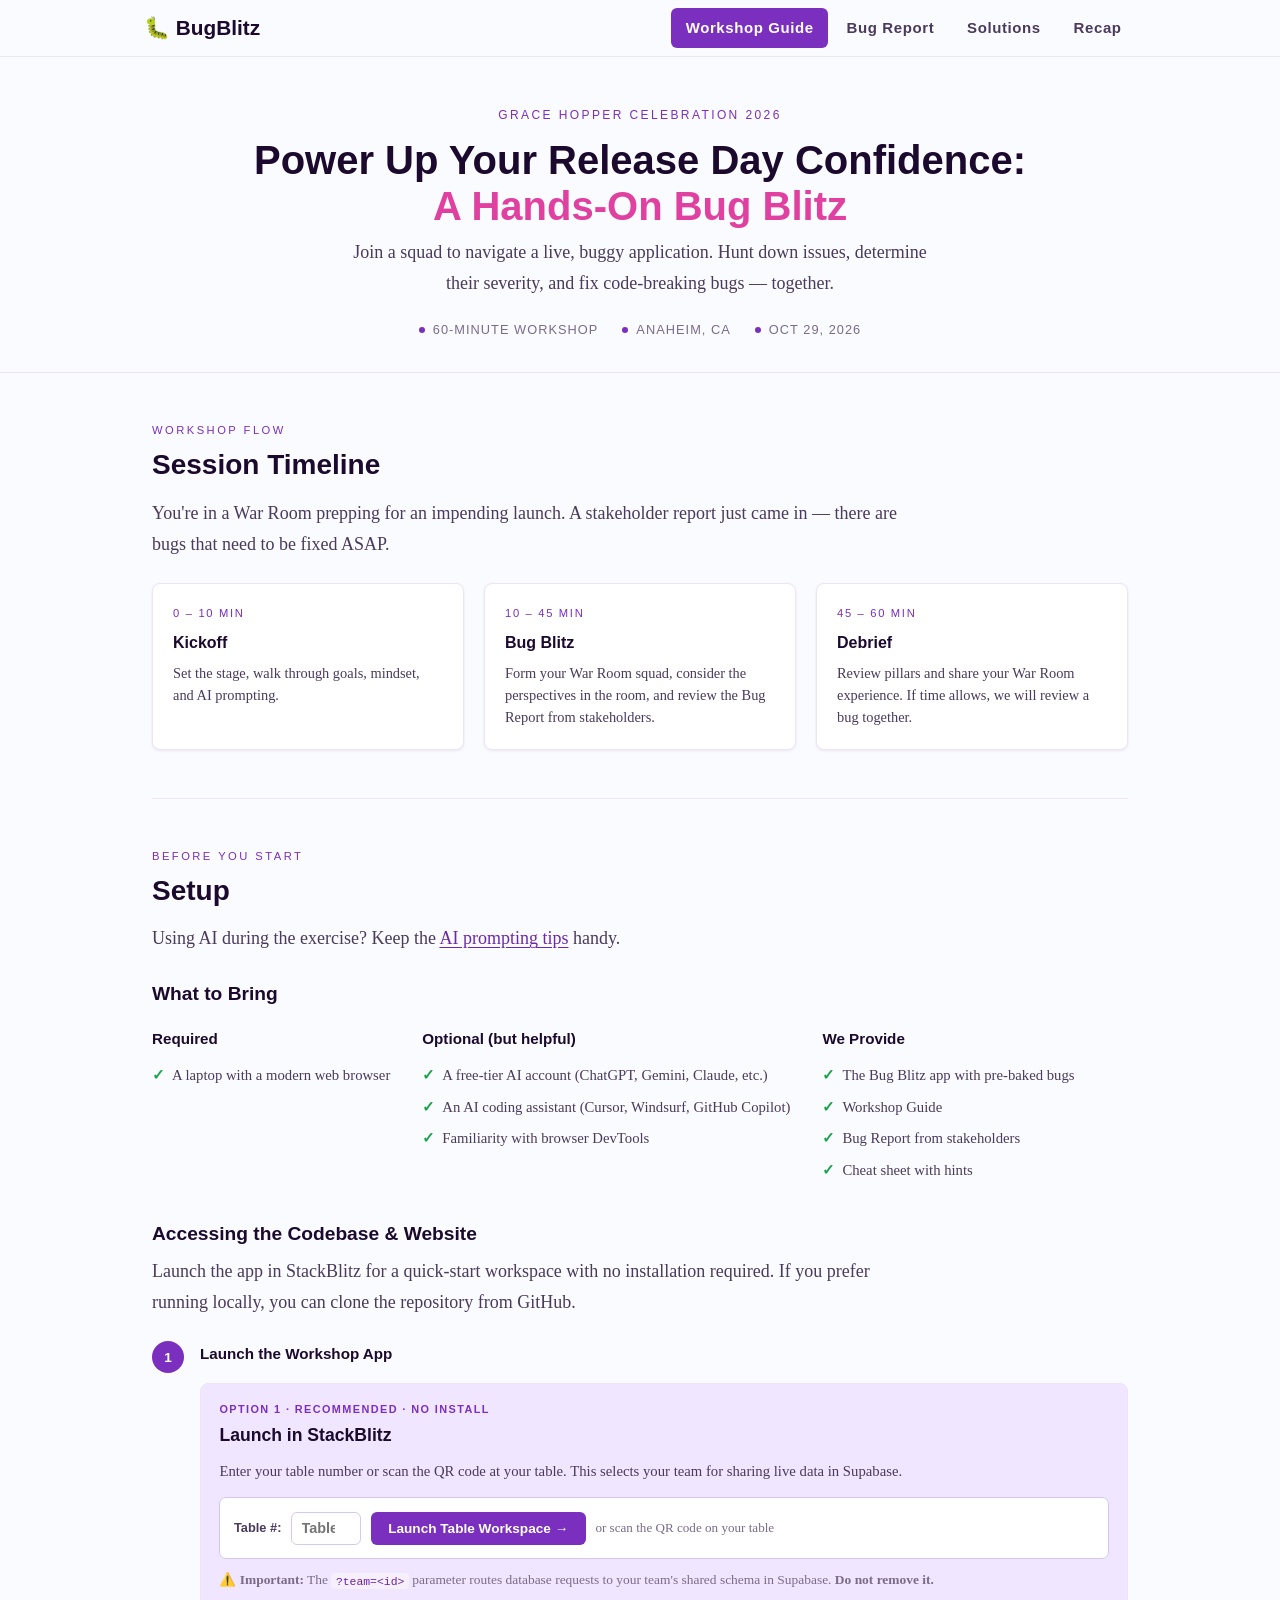
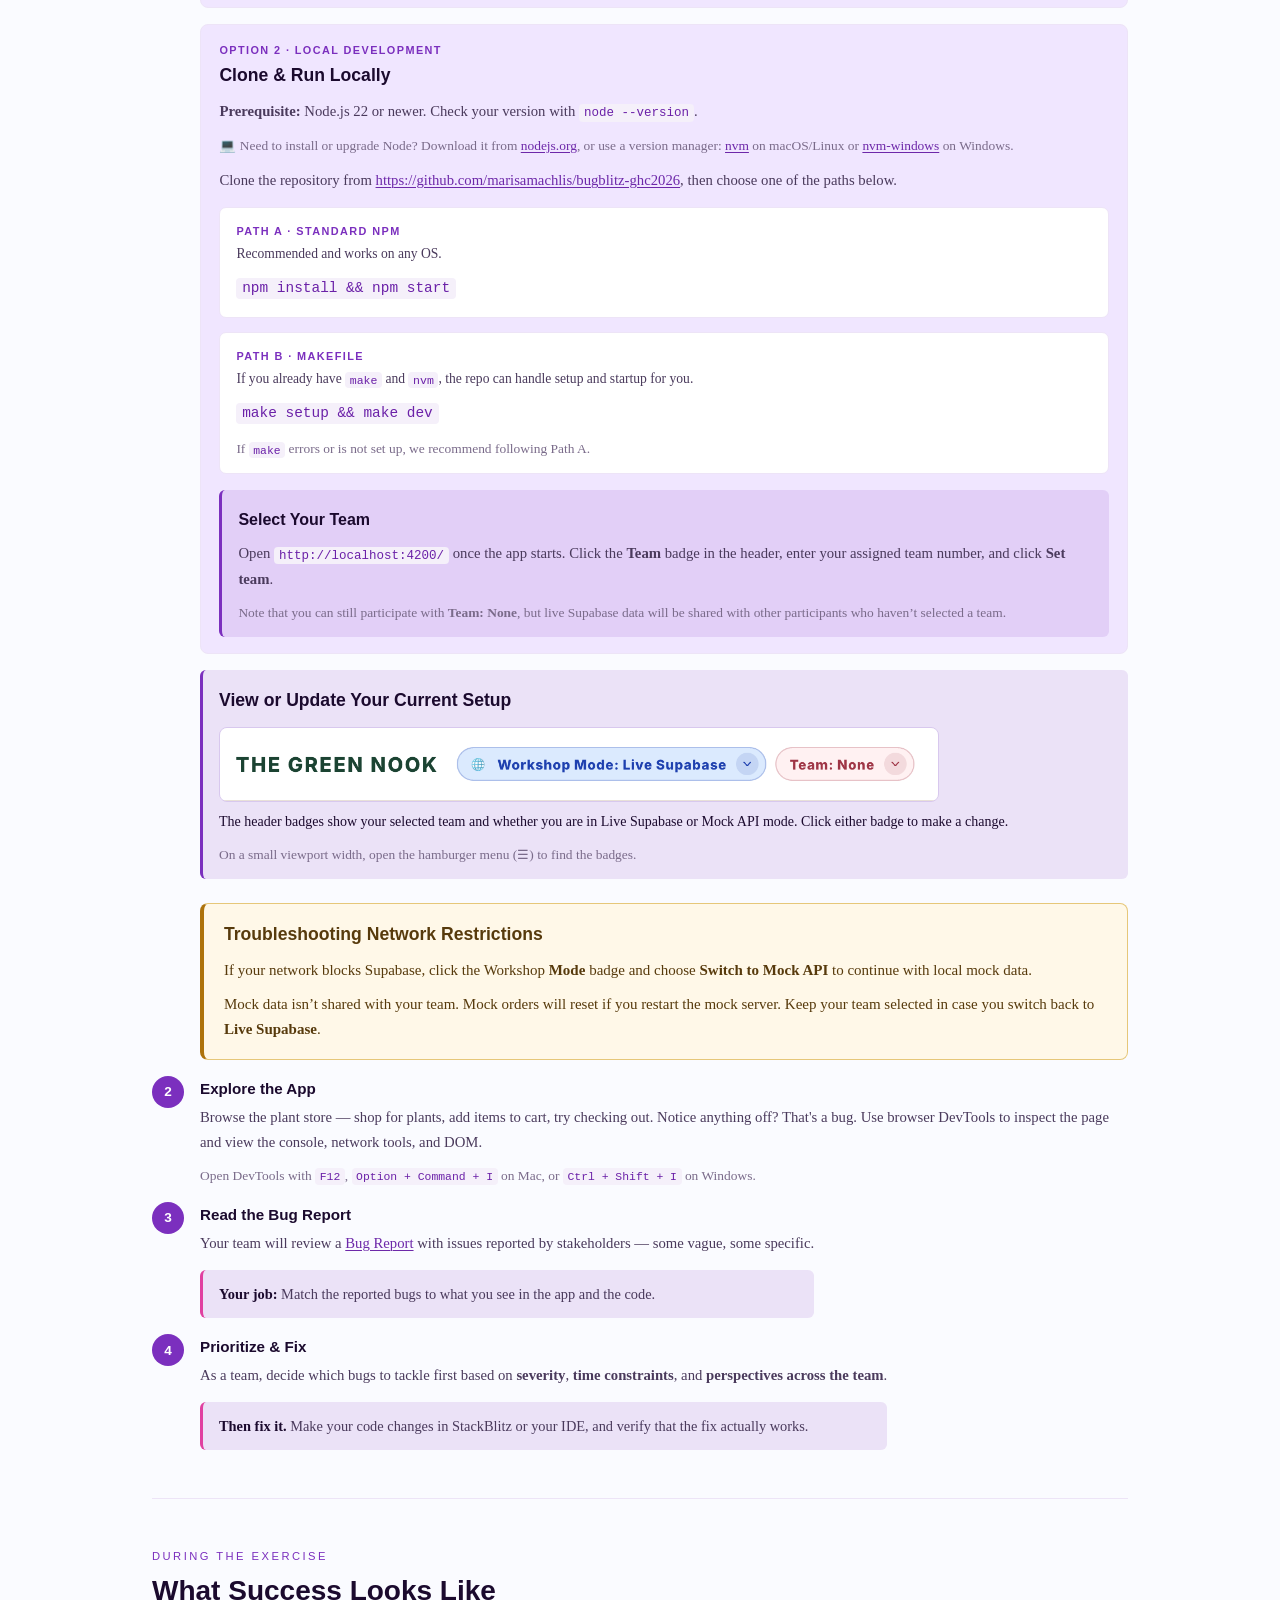
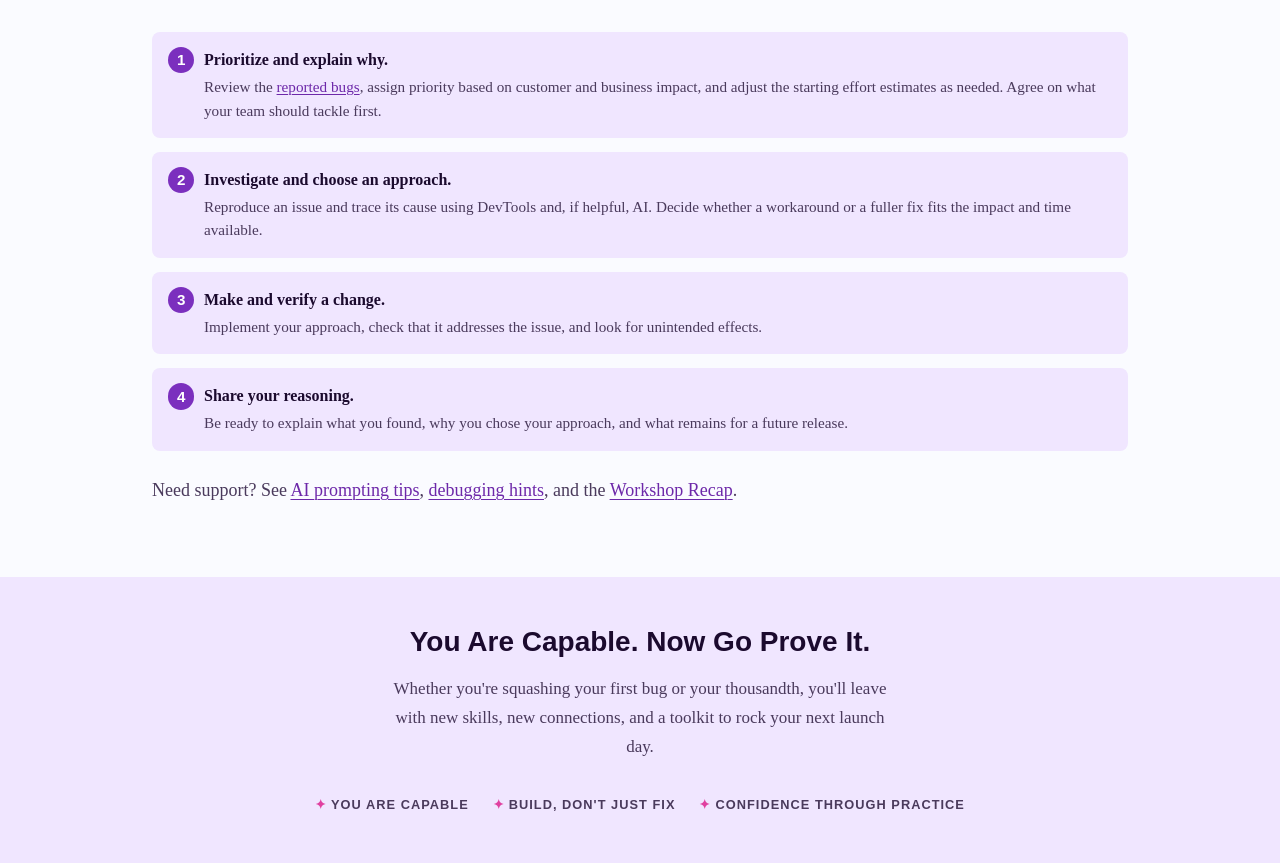
<file: index.html>
<!DOCTYPE html>
<html data-page="index">
<meta charset="utf-8">
<meta name="viewport" content="width=device-width, initial-scale=1">
<title>BugBlitz Workshop Guide</title>
<link rel="stylesheet" href="styles.css">

<script src="app.js" defer></script>

<!-- Masthead -->
<header class="site-header">
  <div class="site-bar">
    <a class="site-brand" href="index.html"><span aria-hidden="true">🐛</span> BugBlitz</a>
    <nav class="page-nav" aria-label="Workshop pages">
      <ul class="page-nav-list">
        <li class="page-nav-item has-menu">
          <a href="index.html" aria-current="page">Workshop Guide</a>
          <ul class="page-nav-menu" id="page-menu-guide" aria-label="Workshop Guide sections">
            <li><a href="#timeline">Timeline</a></li>
            <li><a href="#setup">Setup</a></li>
            <li><a href="#exercise">What Success Looks Like</a></li>
          </ul>
        </li>
        <li class="page-nav-item has-menu">
          <a href="bugs.html">Bug Report</a>
          <ul class="page-nav-menu" id="page-menu-bugs" aria-label="Bug Report sections">
            <li><a href="bugs.html#quick-links">Bug Directory</a></li>
            <li><a href="bugs.html#triage-board">Triage Matrix</a></li>
          </ul>
        </li>
        <li class="page-nav-item"><a href="solutions.html">Solutions</a></li>
        <li class="page-nav-item has-menu">
          <a href="recap.html">Recap</a>
          <ul class="page-nav-menu" id="page-menu-recap" aria-label="Recap sections">
            <li><a href="recap.html#goals">Goals</a></li>
            <li><a href="recap.html#mindset">Mindset</a></li>
            <li><a href="recap.html#severity">Severity &amp; Priority</a></li>
            <li><a href="recap.html#bug-types">Bug Types</a></li>
            <li><a href="recap.html#ai-tips">AI Tips</a></li>
            <li><a href="recap.html#roles">Stakeholders</a></li>
            <li><a href="recap.html#hints">Hints</a></li>
          </ul>
        </li>
      </ul>
    </nav>
  </div>
  <nav class="section-nav" aria-label="Page sections">
    <div class="section-nav-inner">
      <span class="section-nav-page">Workshop Guide</span>
      <a href="#timeline">Timeline</a>
      <a href="#setup">Setup</a>
      <a href="#exercise">What Success Looks Like</a>
    </div>
  </nav>
</header>

<div class="masthead">
  <div class="masthead-eyebrow">Grace Hopper Celebration 2026</div>
  <h1>Power Up Your Release Day Confidence:<br><em>A Hands-On Bug Blitz</em></h1>
  <p class="masthead-sub">Join a squad to navigate a live, buggy application. Hunt down issues, determine their severity, and fix code-breaking bugs — together.</p>
  <div class="masthead-meta">
    <span>60-Minute Workshop</span>
    <span>Anaheim, CA</span>
    <span>Oct 29, 2026</span>
  </div>
</div>


<div class="content">

  <!-- Timeline -->
  <section id="timeline">
    <div class="section-label">Workshop Flow</div>
    <h2>Session Timeline</h2>
    <p class="lead">You're in a War Room prepping for an impending launch. A stakeholder report just came in — there are bugs that need to be fixed ASAP.</p>

    <div class="timeline">
      <div class="timeline-step">
        <div class="timeline-step-time">0 – 10 min</div>
        <h3>Kickoff</h3>
        <p>Set the stage, walk through goals, mindset, and AI prompting.</p>
      </div>
      <div class="timeline-step">
        <div class="timeline-step-time">10 – 45 min</div>
        <h3>Bug Blitz</h3>
        <p>Form your War Room squad, consider the perspectives in the room, and review the Bug Report from stakeholders.</p>
      </div>
      <div class="timeline-step">
        <div class="timeline-step-time">45 – 60 min</div>
        <h3>Debrief</h3>
        <p>Review pillars and share your War Room experience. If time allows, we will review a bug together.</p>
      </div>
    </div>
  </section>

  <!-- Setup (includes What to Bring + Accessing the Codebase) -->
  <section id="setup">
    <div class="section-label">Before You Start</div>
    <h2>Setup</h2>
    <p class="lead">Using AI during the exercise? Keep the <a href="recap.html#ai-tips">AI prompting tips</a> handy.</p>

    <h3 class="setup-subhead">What to Bring</h3>
    <div class="supplies-row">
      <div class="supplies-col">
        <h3>Required</h3>
        <ul>
          <li>A laptop with a modern web browser</li>
        </ul>
      </div>
      <div class="supplies-col">
        <h3>Optional (but helpful)</h3>
        <ul>
          <li>A free-tier AI account (ChatGPT, Gemini, Claude, etc.)</li>
          <li>An AI coding assistant (Cursor, Windsurf, GitHub Copilot)</li>
          <li>Familiarity with browser DevTools</li>
        </ul>
      </div>
      <div class="supplies-col">
        <h3>We Provide</h3>
        <ul>
          <li>The Bug Blitz app with pre-baked bugs</li>
          <li>Workshop Guide</li>
          <li>Bug Report from stakeholders</li>
          <li>Cheat sheet with hints</li>
        </ul>
      </div>
    </div>

    <h3 class="setup-subhead">Accessing the Codebase &amp; Website</h3>
    <p class="lead">Launch the app in StackBlitz for a quick-start workspace with no installation required. If you prefer running locally, you can clone the repository from GitHub.</p>

    <div class="setup-steps">

      <!-- Step 1: Launch -->
      <div class="setup-step">
        <div class="setup-step-content">
          <h3>Launch the Workshop App</h3>

          <div class="setup-option">
            <div class="setup-option-label">Option 1 · Recommended · No Install</div>
            <h4>Launch in StackBlitz</h4>

            <p>
              Enter your table number or scan the QR code at your table.
              This selects your team for sharing live data in Supabase.
            </p>

            <!-- Table Number Launcher -->
            <div class="table-launcher" id="team-workspace">
              <div class="table-launcher-row">
                <label for="table-input">Table #:</label>

                <input 
                  id="table-input" 
                  type="number" 
                  min="1" 
                  max="50"
                  placeholder="Table #"
                  aria-describedby="table-input-error"
                />

                <button 
                  type="button" 
                  data-launch-stackblitz
                >
                  Launch Table Workspace →
                </button>

                <span class="table-launcher-alt">
                  or scan the QR code on your table
                </span>
              </div>

              <!-- Field-level Inline Error Message -->
              <div 
                id="table-input-error" 
                role="alert"
                class="table-input-error"
              ></div>
            </div>

            <p class="setup-note">
              <strong>⚠️ Important:</strong>
              The <code>?team=&lt;id&gt;</code> parameter routes database requests
              to your team's shared schema in Supabase. <strong>Do not remove it.</strong>
            </p>
          </div>

          <div class="setup-option">
            <div class="setup-option-label">Option 2 · Local Development</div>
            <h4 id="local-setup">Clone &amp; Run Locally</h4>

            <p>
              <strong>Prerequisite:</strong> Node.js 22 or newer.
              Check your version with <code>node --version</code>.
            </p>

            <p class="setup-note">
              💻 Need to install or upgrade Node? Download it from
              <a href="https://nodejs.org/">nodejs.org</a>, or use a version manager:
              <a href="https://github.com/nvm-sh/nvm">nvm</a> on macOS/Linux or
              <a href="https://github.com/coreybutler/nvm-windows">nvm-windows</a>
              on Windows.
            </p>

            <p>
              Clone the repository from 
              <a href="https://github.com/marisamachlis/bugblitz-ghc2026" target="_blank" rel="noopener noreferrer">https://github.com/marisamachlis/bugblitz-ghc2026</a>, 
              then choose one of the paths below.
            </p>

            <div class="setup-path">
              <div class="setup-path-label">Path A · Standard npm</div>
              <p>Recommended and works on any OS.</p>
              <pre><code>npm install &amp;&amp; npm start</code></pre>
            </div>

            <div class="setup-path">
              <div class="setup-path-label">Path B · Makefile</div>
              <p>
                If you already have <code>make</code> and <code>nvm</code>,
                the repo can handle setup and startup for you.
              </p>
              <pre><code>make setup &amp;&amp; make dev</code></pre>
              <p class="setup-note">
                If <code>make</code> errors or is not set up, we recommend following Path A.
              </p>
            </div>

            <div class="setup-connect setup-control-group">
              <h5>Select Your Team</h5>
              <p>Open <code>http://localhost:4200/</code> once the app starts. Click the
                <strong>Team</strong> badge in the header, enter your assigned team
                number, and click <strong>Set team</strong>.</p>
              <p class="setup-note">Note that you can still participate with <strong>Team: None</strong>, but live Supabase data will be shared with other participants who haven’t selected a team.</p>
            </div>
          </div>

          <div class="setup-connect setup-control-group">
            <h4>View or Update Your Current Setup</h4>
            <figure class="header-controls-guide">
              <img src="header-controls.png" width="1280" height="130"
                alt="The Green Nook app header with the Workshop Mode: Live Supabase and Team: None dropdown controls."
                loading="lazy" />
              <figcaption>The header badges show your selected team and whether you are in Live Supabase or Mock API mode. Click either badge to make a change.</figcaption>
            </figure>
            <p class="setup-note">On a small viewport width, open the hamburger menu (☰) to find the badges.</p>
          </div>

          <aside class="setup-troubleshooting" id="mock-api-mode" aria-labelledby="mock-api-heading">
            <h4 id="mock-api-heading">Troubleshooting Network Restrictions</h4>
            <p>If your network blocks Supabase, click the Workshop <strong>Mode</strong> badge and choose <strong>Switch to Mock API</strong> to continue with local mock data.</p>
            <p>Mock data isn’t shared with your team. Mock orders will reset if you restart the mock server. Keep your team selected in case you switch back to <strong>Live Supabase</strong>.</p>
          </aside>
        </div>
      </div>

      <!-- Step 2: Explore -->
      <div class="setup-step">
        <div class="setup-step-content">
          <h3>Explore the App</h3>
          <p>Browse the plant store — shop for plants, add items to cart, try checking out. Notice anything off? That's a bug. Use browser DevTools to inspect the page and view the console, network tools, and DOM.</p>
          <p class="setup-note">
            Open DevTools with
            <code>F12</code>,
            <code>Option + Command + I</code> on Mac, or
            <code>Ctrl + Shift + I</code> on Windows.
          </p>
        </div>
      </div>

      <!-- Step 3: Read -->
      <div class="setup-step">
        <div class="setup-step-content">
          <h3>Read the Bug Report</h3>

          <p>
            Your team will review a <a href="bugs.html" target="_blank" rel="noopener noreferrer">Bug Report</a> with issues reported by
            stakeholders — some vague, some specific.
          </p>

          <div class="setup-callout">
            <strong>Your job:</strong>
            Match the reported bugs to what you see in the app and the code.
          </div>
        </div>
      </div>

      <!-- Step 4: Prioritize -->
      <div class="setup-step">
        <div class="setup-step-content">
          <h3>Prioritize &amp; Fix</h3>

          <p>
            As a team, decide which bugs to tackle first based on
            <strong>severity</strong>, <strong>time constraints</strong>, and <strong>perspectives across the team</strong>.
          </p>

          <div class="setup-callout">
            <strong>Then fix it.</strong>
            Make your code changes in StackBlitz or your IDE, and verify
            that the fix actually works.
          </div>
        </div>
      </div>

    </div>
  </section>

  <section id="exercise">
    <div class="section-label">During the Exercise</div>
    <h2>What Success Looks Like</h2>
    <ol class="objectives-list">
      <li><strong>Prioritize and explain why.</strong> Review the <a href="bugs.html">reported bugs</a>, assign priority based on customer and business impact, and adjust the starting effort estimates as needed. Agree on what your team should tackle first.</li>
      <li><strong>Investigate and choose an approach.</strong> Reproduce an issue and trace its cause using DevTools and, if helpful, AI. Decide whether a workaround or a fuller fix fits the impact and time available.</li>
      <li><strong>Make and verify a change.</strong> Implement your approach, check that it addresses the issue, and look for unintended effects.</li>
      <li><strong>Share your reasoning.</strong> Be ready to explain what you found, why you chose your approach, and what remains for a future release.</li>
    </ol>
    <p class="lead">Need support? See <a href="recap.html#ai-tips">AI prompting tips</a>, <a href="recap.html#hints">debugging hints</a>, and the <a href="recap.html">Workshop Recap</a>.</p>
  </section>

</div>

<!-- Closing -->
<div class="closing">
  <h2>You Are Capable. Now Go Prove It.</h2>
  <p style="color: var(--text-secondary); max-width: 32rem; margin: 0 auto;">Whether you're squashing your first bug or your thousandth, you'll leave with new skills, new connections, and a toolkit to rock your next launch day.</p>
  <div class="closing-mantras">
    <span class="closing-mantra">You Are Capable</span>
    <span class="closing-mantra">Build, Don't Just Fix</span>
    <span class="closing-mantra">Confidence Through Practice</span>
  </div>
</div>
</html>
</file>
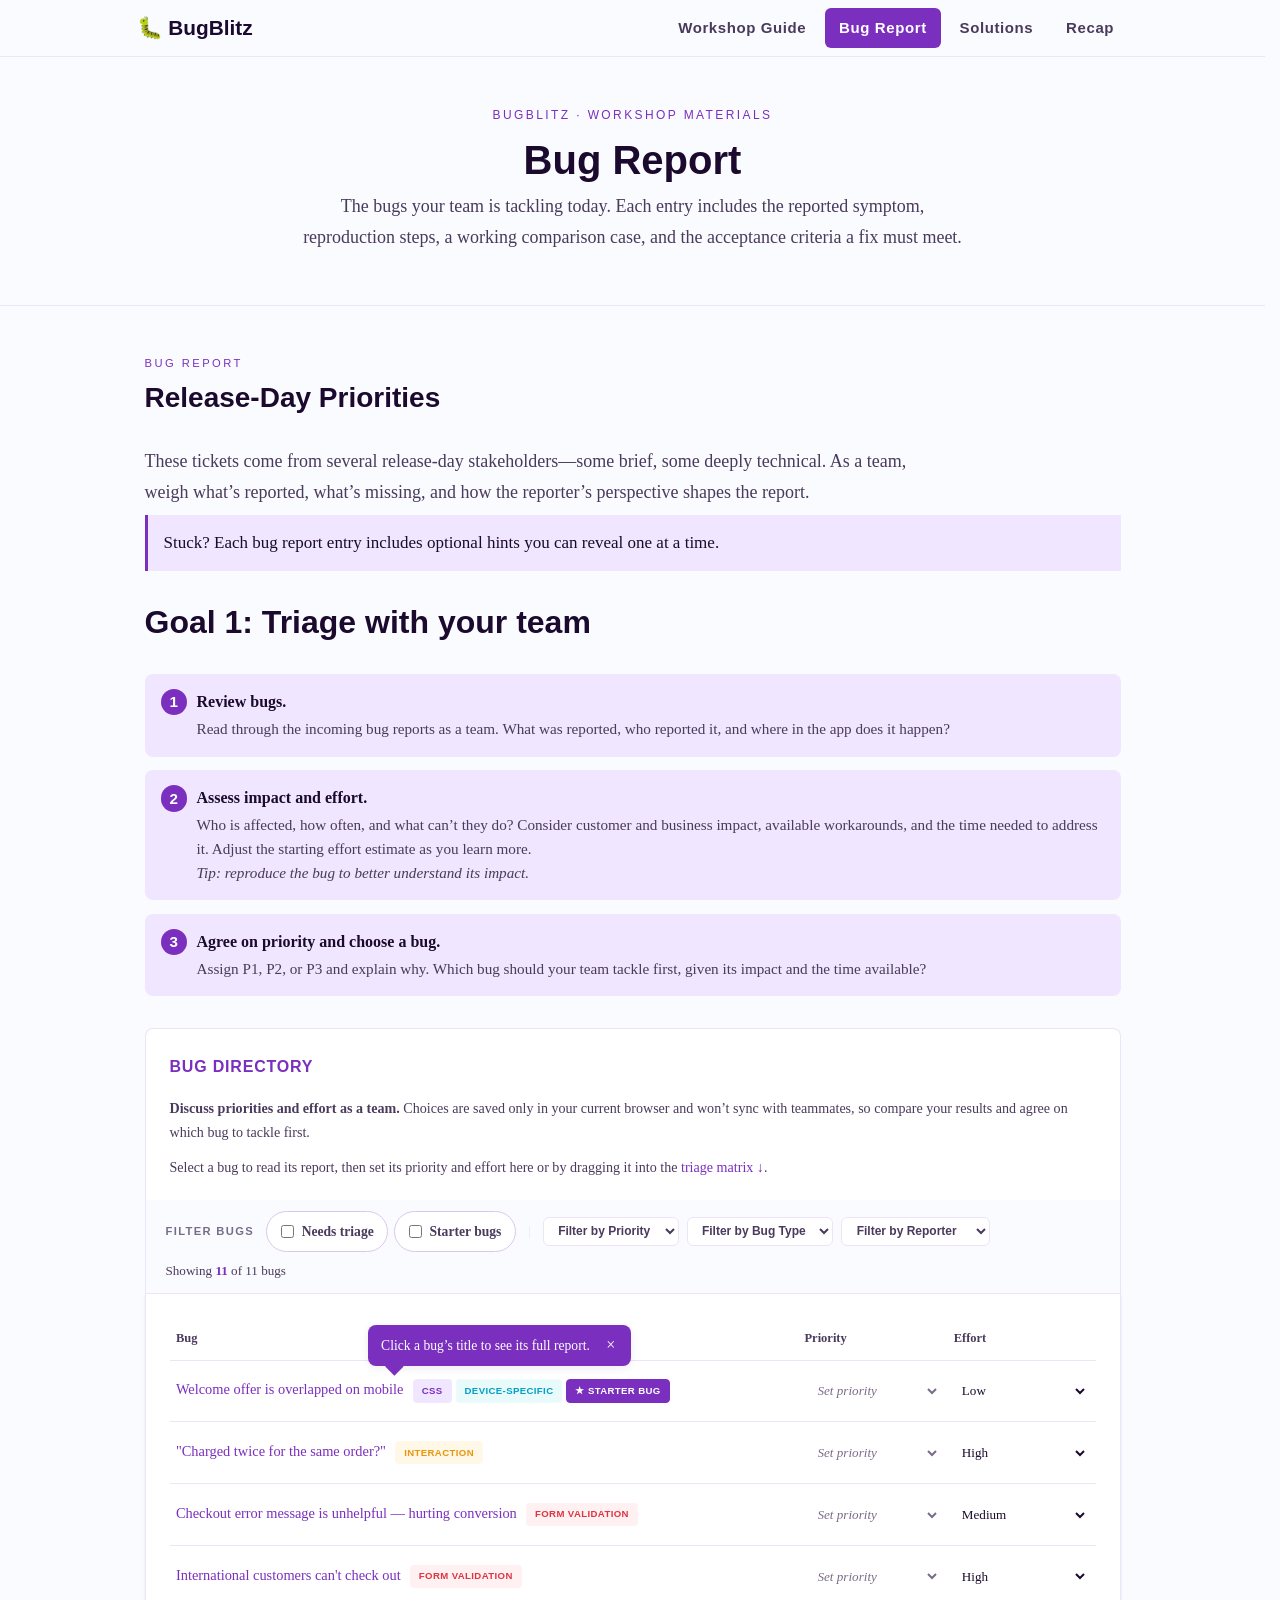
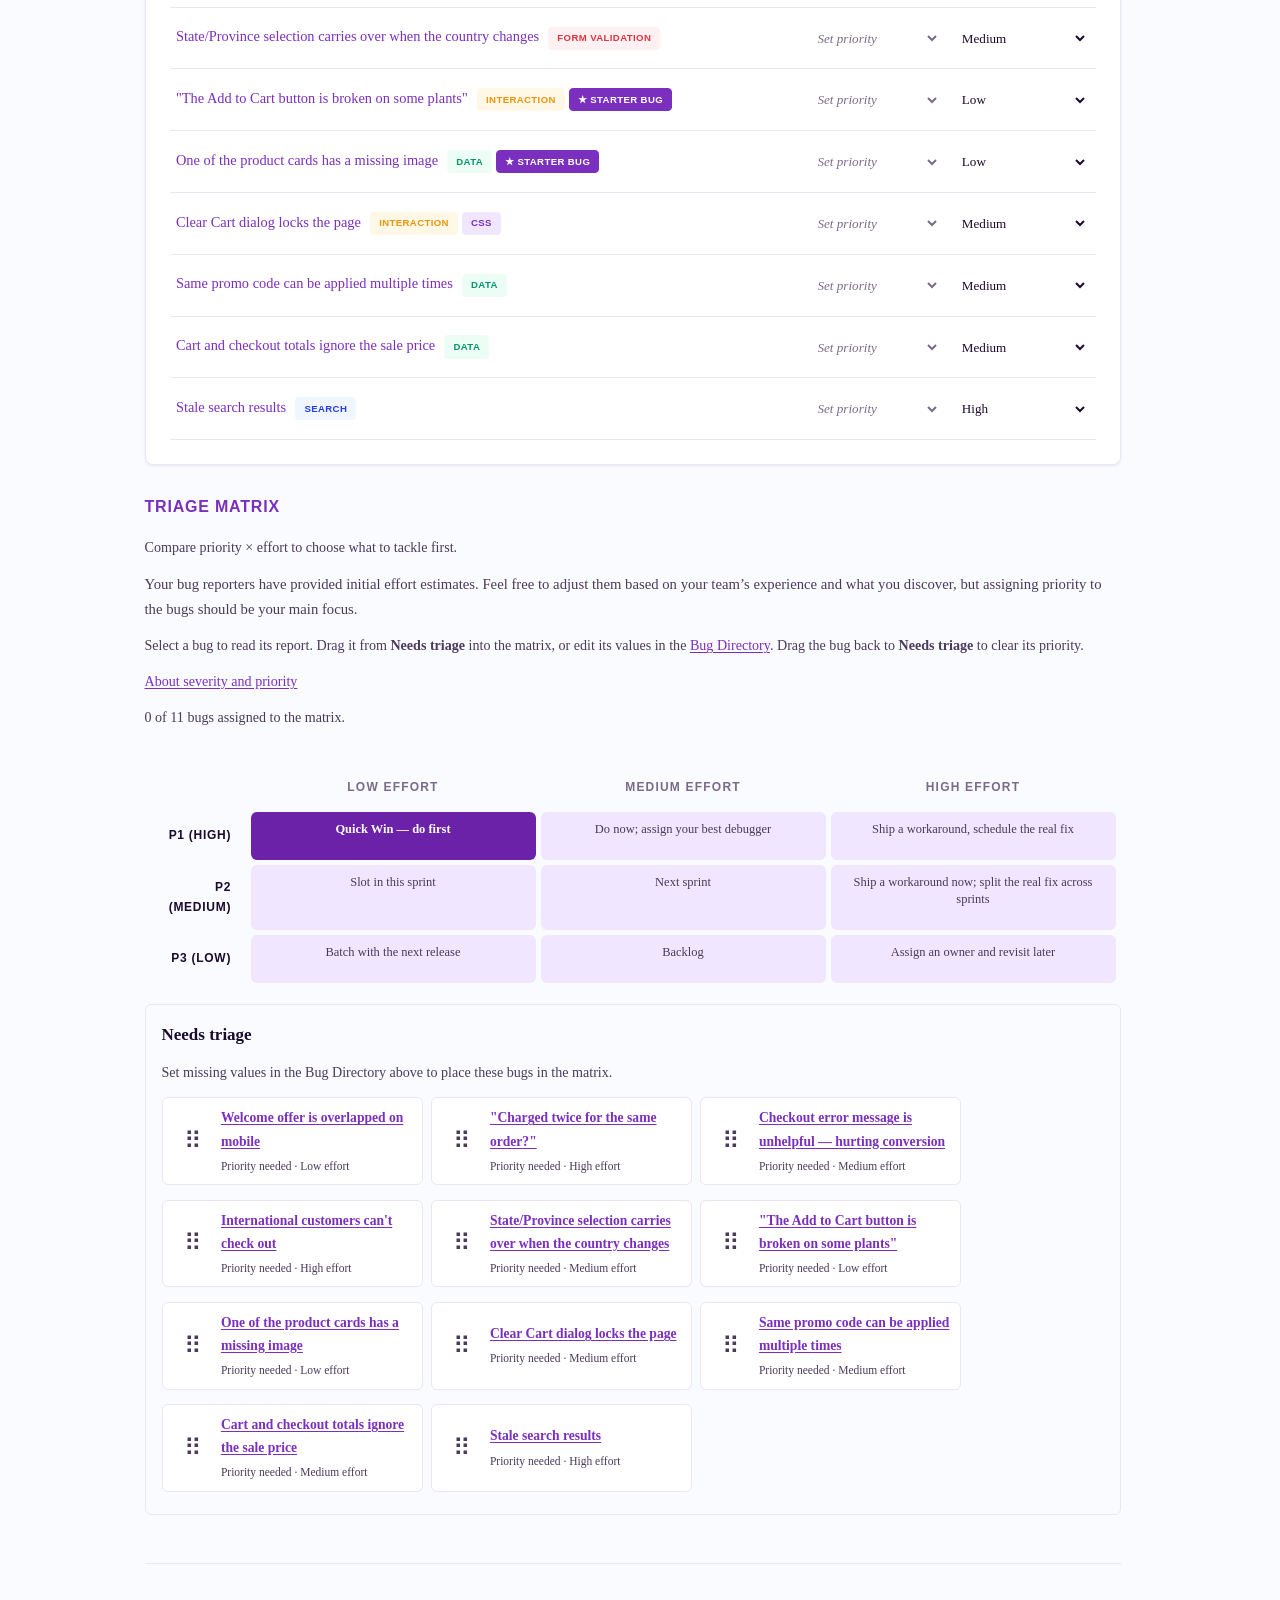
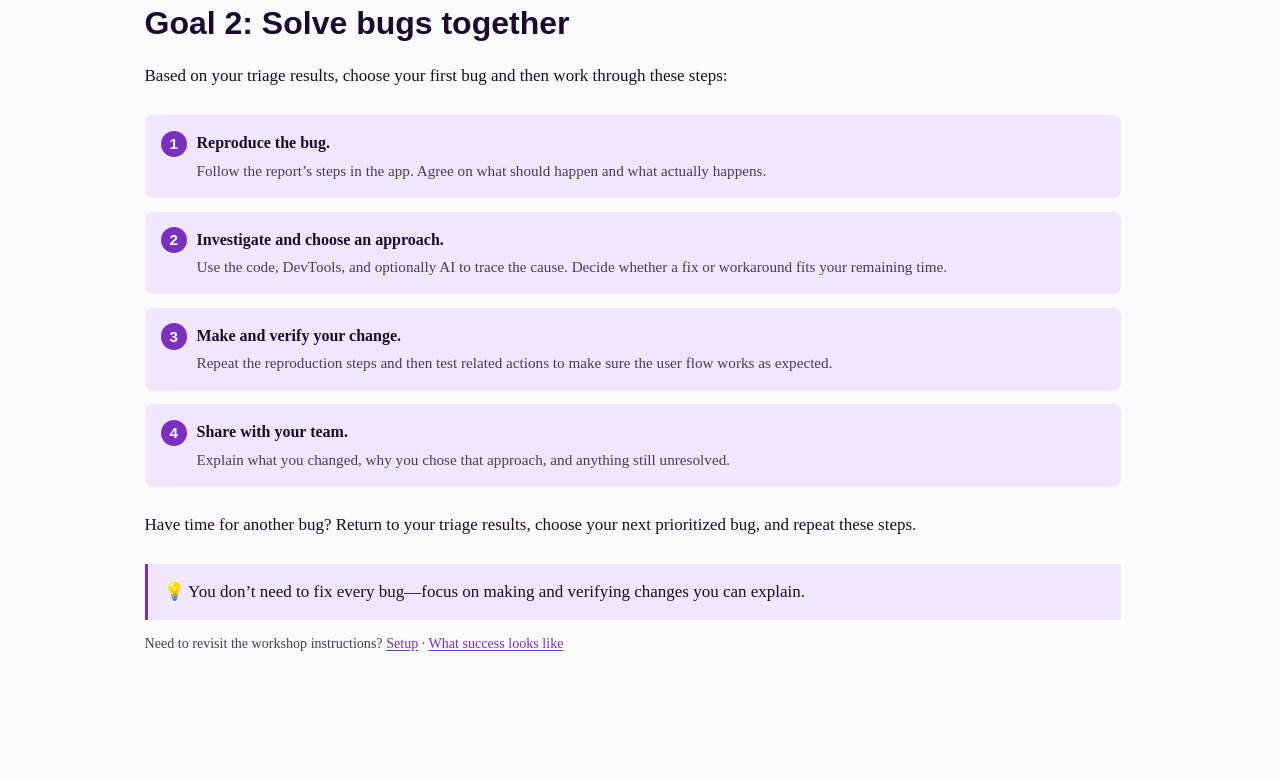
<file: bugs.html>
<!DOCTYPE html>
<html data-page="bugs">
<meta charset="utf-8">
<meta name="viewport" content="width=device-width, initial-scale=1">
<title>BugBlitz Bug Report</title>
<link rel="stylesheet" href="styles.css?v=progressive-hints-notices-1">

<header class="site-header">
  <div class="site-bar">
    <a class="site-brand" href="index.html"><span aria-hidden="true">🐛</span> BugBlitz</a>
    <nav class="page-nav" aria-label="Workshop pages">
      <ul class="page-nav-list">
        <li class="page-nav-item has-menu">
          <a href="index.html">Workshop Guide</a>
          <ul class="page-nav-menu" id="page-menu-guide" aria-label="Workshop Guide sections">
            <li><a href="index.html#timeline">Timeline</a></li>
            <li><a href="index.html#setup">Setup</a></li>
            <li><a href="index.html#exercise">What Success Looks Like</a></li>
          </ul>
        </li>
        <li class="page-nav-item has-menu">
          <a href="bugs.html" aria-current="page">Bug Report</a>
          <ul class="page-nav-menu" id="page-menu-bugs" aria-label="Bug Report sections">
            <li><a href="#quick-links">Bug Directory</a></li>
            <li><a href="#triage-board">Triage Matrix</a></li>
          </ul>
        </li>
        <li class="page-nav-item"><a href="solutions.html">Solutions</a></li>
        <li class="page-nav-item has-menu">
          <a href="recap.html">Recap</a>
          <ul class="page-nav-menu" id="page-menu-recap" aria-label="Recap sections">
            <li><a href="recap.html#goals">Goals</a></li>
            <li><a href="recap.html#mindset">Mindset</a></li>
            <li><a href="recap.html#severity">Severity &amp; Priority</a></li>
            <li><a href="recap.html#bug-types">Bug Types</a></li>
            <li><a href="recap.html#ai-tips">AI Tips</a></li>
            <li><a href="recap.html#roles">Stakeholders</a></li>
            <li><a href="recap.html#hints">Hints</a></li>
          </ul>
        </li>
      </ul>
    </nav>
  </div>
  <nav class="section-nav" aria-label="Page sections">
    <div class="section-nav-inner">
      <span class="section-nav-page">Bug Report</span>
      <a href="#quick-links">Bug Directory</a>
      <a href="#triage-board">Triage Matrix</a>
    </div>
  </nav>
</header>

<div class="masthead">
  <div class="masthead-eyebrow">BugBlitz · Workshop Materials</div>
  <h1>Bug Report</h1>
  <p class="masthead-sub">The bugs your team is tackling today. Each entry includes the reported symptom, reproduction
    steps, a working comparison case, and the acceptance criteria a fix must meet.</p>
</div>

<div class="content">

  <!-- Bug report and triage tools -->
  <section id="bug-list">
    <div class="section-label">Bug Report</div>
    <h2>Release-Day Priorities</h2>
    <p class="lead">These tickets come from several release-day stakeholders—some brief, some deeply technical.
      As a team, weigh what’s reported, what’s missing, and how the reporter’s perspective shapes the report.</p>

    <p class="hints-intro">Stuck? Each bug report entry includes optional hints you can reveal one at a time.</p>

    <div class="triage-prompts">
      <h2>Goal 1: Triage with your team</h2>
      <ol>
        <li><strong>Review bugs.</strong> Read through the incoming bug reports as a team. What was reported, who
          reported it, and where in the app does it happen?</li>
        <li><strong>Assess impact and effort.</strong> Who is affected, how often, and what can’t they do? Consider
          customer and business impact, available workarounds, and the time needed to address it. Adjust the starting
          effort estimate as you learn more.
          <br><em>Tip: reproduce the bug to better understand its impact.</em></li>
        <li><strong>Agree on priority and choose a bug.</strong> Assign P1, P2, or P3 and explain why. Which bug should
          your team tackle first, given its impact and the time available?</li>
      </ol>
    </div>

    <div class="toc directory-intro" id="quick-links">
      <h2>Bug Directory</h2>
      <p class="board-help"><strong>Discuss priorities and effort as a team.</strong> Choices are saved only in your current browser and won’t sync with teammates, so compare your results and agree on which bug to tackle first.</p>
      <p class="board-help">Select a bug to read its report, then set its priority and effort<span class="triage-pointer-copy"> here or by dragging it into the <a href="#triage-board">triage matrix ↓</a></span><span class="triage-touch-copy">; the <a href="#triage-board">triage matrix ↓</a> updates automatically</span>.</p>
    </div>

    <!-- The filter bar stays pinned only while the bug list is on screen. -->
    <div class="directory-sticky-scope">
      <div class="bug-filter-toolbar" id="bug-filter-toolbar">
        <button type="button" class="filter-panel-toggle" id="filter-panel-toggle"
          aria-controls="filter-panel-content" aria-expanded="false">
          <span>Filter bugs</span>
          <span class="filter-panel-chevron" aria-hidden="true">⌄</span>
        </button>
        <div class="filter-panel-content" id="filter-panel-content">
          <div class="filter-group">
            <span class="filter-label">Filter bugs</span>

            <!-- Triage and curated starting points -->
            <div class="filter-pills" id="bug-filter-pills">
              <label class="bug-filter-check"><input type="checkbox" id="needs-triage-toggle"> Needs triage</label>
              <label class="bug-filter-check"><input type="checkbox" id="starter-bugs-toggle" aria-describedby="starter-bugs-help"> Starter bugs</label>
            </div>

            <span class="filter-divider">|</span>

            <div class="filter-selects">
              <select class="filter-dropdown" id="filter-priority" aria-label="Filter by Priority">
                <option value="all">Filter by Priority</option>
                <option value="P1">P1 (High)</option>
                <option value="P2">P2 (Medium)</option>
                <option value="P3">P3 (Low)</option>
              </select>
              <select class="filter-dropdown" id="filter-type" aria-label="Filter by Bug Type">
                <option value="all">Filter by Bug Type</option>
                <option value="css">CSS</option>
                <option value="data">Data</option>
                <option value="device">Device-Specific</option>
                <option value="form">Form Validation</option>
                <option value="interaction">Interaction</option>
                <option value="search">Search</option>
              </select>

              <select class="filter-dropdown" id="filter-reporter" aria-label="Filter by Reporter">
                <option value="all">Filter by Reporter</option>
                <option value="support">Customer Support</option>
                <option value="design">Design</option>
                <option value="director">Director</option>
                <option value="dev">Engineer</option>
                <option value="pm">Product Manager</option>
                <option value="qa">QA</option>
              </select>
            </div>
          </div>

          <p class="board-help" id="starter-bugs-help" hidden>Starter bugs: Suggested by the facilitators as good starting points for newer debuggers.</p>
          <div class="filter-status" role="status" aria-live="polite">
            <span id="active-filter-summary" hidden></span>
            <div class="filter-results-line">
              <span>Showing <strong id="visible-count">0</strong> of <span id="total-count">0</span> bugs</span>
              <button type="button" id="clear-filters-btn" class="clear-filters-btn" hidden>Clear filters</button>
            </div>
          </div>
        </div>
        <div class="mobile-filter-status" role="status" aria-live="polite">
          <span id="mobile-filter-count"></span>
          <button type="button" id="mobile-clear-filters-btn" class="clear-filters-btn" hidden>Clear filters</button>
        </div>
      </div>

      <div class="directory-layout">
        <nav class="toc directory-list" aria-label="Bug report table of contents" id="bug-directory-list">
          <div class="bug-guide-empty" id="bug-guide-empty">
            <p>No bugs match these filters.</p>
            <button type="button" id="empty-clear-filters-btn" class="clear-filters-btn">Clear filters</button>
          </div>
          <table class="triage-table" aria-label="Bug priorities and effort">
            <thead>
              <tr>
                <th scope="col">Bug</th>
                <th scope="col">Priority</th>
                <th scope="col">Effort</th>
              </tr>
            </thead>
            <tbody>
              <tr id="assignment-welcome-offer-mobile">
                <td><a href="#welcome-offer-mobile">Welcome offer is overlapped on mobile</a> <span class="toc-types"><span
                      class="toc-tag cat-css">CSS</span><span class="toc-tag cat-device">Device-Specific</span></span></td>
                <td data-label="Priority"></td>
                <td data-label="Effort"></td>
              </tr>
              <tr id="assignment-duplicate-order-placed">
                <td><a href="#duplicate-order-placed">"Charged twice for the same order?"</a> <span class="toc-types"><span
                      class="toc-tag cat-interaction">Interaction</span></span></td>
                <td data-label="Priority"></td>
                <td data-label="Effort"></td>
              </tr>
              <tr id="assignment-generic-error">
                <td><a href="#generic-error">Checkout error message is unhelpful — hurting conversion</a> <span
                    class="toc-types"><span class="toc-tag cat-form">Form Validation</span></span></td>
                <td data-label="Priority"></td>
                <td data-label="Effort"></td>
              </tr>
              <tr id="assignment-international-postal-code">
                <td><a href="#international-postal-code">International customers can't check out</a> <span
                    class="toc-types"><span class="toc-tag cat-form">Form Validation</span></span></td>
                <td data-label="Priority"></td>
                <td data-label="Effort"></td>
              </tr>
              <tr id="assignment-stale-state">
                <td><a href="#stale-state">State/Province selection carries over when the country changes</a> <span
                    class="toc-types"><span class="toc-tag cat-form">Form Validation</span></span></td>
                <td data-label="Priority"></td>
                <td data-label="Effort"></td>
              </tr>
              <tr id="assignment-sold-out-feedback">
                <td><a href="#sold-out-feedback">"The Add to Cart button is broken on some plants"</a> <span
                    class="toc-types"><span class="toc-tag cat-interaction">Interaction</span></span></td>
                <td data-label="Priority"></td>
                <td data-label="Effort"></td>
              </tr>
              <tr id="assignment-broken-image">
                <td><a href="#broken-image">One of the product cards has a missing image</a> <span class="toc-types"><span
                      class="toc-tag cat-data">Data</span></span></td>
                <td data-label="Priority"></td>
                <td data-label="Effort"></td>
              </tr>
              <tr id="assignment-dialog-bug">
                <td><a href="#dialog-bug">Clear Cart dialog locks the page</a> <span class="toc-types"><span
                      class="toc-tag cat-interaction">Interaction</span><span class="toc-tag cat-css">CSS</span></span></td>
                <td data-label="Priority"></td>
                <td data-label="Effort"></td>
              </tr>
              <tr id="assignment-promo-duplicate">
                <td><a href="#promo-duplicate">Same promo code can be applied multiple times</a> <span
                    class="toc-types"><span class="toc-tag cat-data">Data</span></span></td>
                <td data-label="Priority"></td>
                <td data-label="Effort"></td>
              </tr>
              <tr id="assignment-sale-price-not-honored">
                <td><a href="#sale-price-not-honored">Cart and checkout totals ignore the sale price</a> <span
                    class="toc-types"><span class="toc-tag cat-data">Data</span></span></td>
                <td data-label="Priority"></td>
                <td data-label="Effort"></td>
              </tr>
              <tr id="assignment-stale-search">
                <td><a href="#stale-search">Stale search results</a> <span class="toc-types"><span
                      class="toc-tag cat-search">Search</span></span></td>
                <td data-label="Priority"></td>
                <td data-label="Effort"></td>
              </tr>
            </tbody>
          </table>
        </nav>
        <div class="report-viewer" id="report-viewer" role="region" aria-label="Selected bug report" hidden></div>
      </div>
    </div>

    <div id="triage-board">
    <h2 class="triage-matrix-heading">Triage Matrix</h2>
    <p class="board-help">Compare priority × effort to choose what to tackle first.</p>
    <p style="font-size: 0.92rem; color: var(--text-secondary); margin-top: 0.25rem;">Your bug reporters have provided
      initial effort estimates. Feel free to adjust them based on your team’s experience and what you discover, but
      assigning priority to the bugs should be your main focus.</p>
    <p class="board-help">Select a bug to read its report. <span class="triage-pointer-copy">Drag it from <strong>Needs triage</strong> into the matrix, or edit its values in the <a href="#quick-links">Bug Directory</a>. Drag the bug back to <strong>Needs triage</strong> to clear its priority.</span><span class="triage-touch-copy">Set priority and effort in the <a href="#quick-links">Bug Directory</a>. The matrix updates automatically.</span></p>

    <p class="board-help"><a href="recap.html#severity">About severity and priority</a></p>
      <p class="board-help" id="triage-count"></p>
      <div class="matrix-scroll">
        <table class="effort-matrix triage-board" aria-label="Priority × Effort matrix">
          <thead>
            <tr>
              <th></th>
              <th scope="col">Low Effort</th>
              <th scope="col">Medium Effort</th>
              <th scope="col">High Effort</th>
            </tr>
          </thead>
          <tbody>
            <tr>
              <th scope="row" class="row-label">P1 (High)</th>
              <td class="quick-win" data-priority="P1" data-effort="Low">
                <div class="matrix-effort-label">Low effort</div>
                <div class="board-guidance">Quick Win — do first</div>
                <div class="board-tiles"></div>
              </td>
              <td data-priority="P1" data-effort="Medium">
                <div class="matrix-effort-label">Medium effort</div>
                <div class="board-guidance">Do now; assign your best debugger</div>
                <div class="board-tiles"></div>
              </td>
              <td data-priority="P1" data-effort="High">
                <div class="matrix-effort-label">High effort</div>
                <div class="board-guidance">Ship a workaround, schedule the real fix</div>
                <div class="board-tiles"></div>
              </td>
            </tr>
            <tr>
              <th scope="row" class="row-label">P2 (Medium)</th>
              <td data-priority="P2" data-effort="Low">
                <div class="matrix-effort-label">Low effort</div>
                <div class="board-guidance">Slot in this sprint</div>
                <div class="board-tiles"></div>
              </td>
              <td data-priority="P2" data-effort="Medium">
                <div class="matrix-effort-label">Medium effort</div>
                <div class="board-guidance">Next sprint</div>
                <div class="board-tiles"></div>
              </td>
              <td data-priority="P2" data-effort="High">
                <div class="matrix-effort-label">High effort</div>
                <div class="board-guidance">Ship a workaround now; split the real fix across sprints</div>
                <div class="board-tiles"></div>
              </td>
            </tr>
            <tr>
              <th scope="row" class="row-label">P3 (Low)</th>
              <td data-priority="P3" data-effort="Low">
                <div class="matrix-effort-label">Low effort</div>
                <div class="board-guidance">Batch with the next release</div>
                <div class="board-tiles"></div>
              </td>
              <td data-priority="P3" data-effort="Medium">
                <div class="matrix-effort-label">Medium effort</div>
                <div class="board-guidance">Backlog</div>
                <div class="board-tiles"></div>
              </td>
              <td data-priority="P3" data-effort="High">
                <div class="matrix-effort-label">High effort</div>
                <div class="board-guidance">Assign an owner and revisit later</div>
                <div class="board-tiles"></div>
              </td>
            </tr>
          </tbody>
        </table>
      </div>
      <div class="needs-triage" id="needs-triage">
        <h4>Needs triage</h4>
        <p class="board-help" id="needs-triage-help">Set missing values in the Bug Directory above to place these bugs in the matrix.</p>
        <div class="board-tiles" id="needs-triage-tiles"></div>
      </div>
    </div>

    <div class="exercise-goal" id="solve-bugs">
      <h2>Goal 2: Solve bugs together</h2>
      <p>Based on your triage results, choose your first bug and then work through these steps:</p>
      <ol>
        <li><strong>Reproduce the bug.</strong> Follow the report’s steps in the app. Agree on what should happen and what actually happens.</li>
        <li><strong>Investigate and choose an approach.</strong> Use the code, DevTools, and optionally AI to trace the cause. Decide whether a fix or workaround fits your remaining time.</li>
        <li><strong>Make and verify your change.</strong> Repeat the reproduction steps and then test related actions to make sure the user flow works as expected.</li>
        <li><strong>Share with your team.</strong> Explain what you changed, why you chose that approach, and anything still unresolved.</li>
      </ol>
      <p>Have time for another bug? Return to your triage results, choose your next prioritized bug, and repeat these steps.</p>
      <p class="exercise-tip">💡 You don’t need to fix every bug—focus on making and verifying changes you can explain.</p>
      <nav class="board-help" aria-label="Workshop resources">
        <span>Need to revisit the workshop instructions? </span>
        <a href="index.html#setup">Setup</a>
        <span aria-hidden="true"> · </span>
        <a href="index.html#exercise">What success looks like</a>
      </nav>
    </div>


    <!-- Full bug reports. With JavaScript they are hidden and shown one at a time
         in the Bug Directory's report viewer; without it they appear here. -->
    <div class="bug-guide-cards" id="bug-guide-cards">

      <div class="bug-guide-card" id="welcome-offer-mobile" data-types="css device" data-reporter="design"
        style="--bug-guide-color: var(--role-design); --bug-guide-bg: rgba(157, 55, 116, 0.12);">
        <div class="bug-guide-card-header">
          <div class="bug-guide-card-type cat-css">CSS Bug</div>
          <div class="bug-guide-card-type cat-device">Device-Specific</div>
        </div>
        <h3>Welcome offer is overlapped on mobile</h3>
        <div class="reporter-line" style="--reporter-color: var(--role-design);"><span
            class="reporter-dot"></span>Reported by <strong>Design</strong></div>
        <p class="bug-guide-card-symptom">On mobile, the cookie notice partially overlaps the welcome offer and its
          buttons, making the layout look crowded and unfinished. The desktop layout looks fine. On smaller screens,
          these elements should have clear spacing and fit together cleanly, with the close button and “Start shopping”
          action fully visible and easy to tap.</p>

        <div class="bug-guide-sub">Reproduction Steps</div>
        <ol>
          <li>Open the home page at a phone-sized viewport (or on a mobile device).</li>
          <li>Refresh the page so the welcome offer and cookie notice appear together.</li>
          <li>Notice how the cookie notice overlaps the welcome offer, including parts of its buttons, disrupting the
            spacing and visual hierarchy.</li>
          <li>Check whether the whole welcome offer is clearly visible and visually separated from the cookie notice.
          </li>
        </ol>

        <div class="workshop-prompt">
          <strong>Your mission:</strong> Investigate why the welcome offer and cookie notice compete for space on
          mobile, and fix the experience so both are functional and can be dismissed in either order.
        </div>
        <details class="bug-hints" id="hints-welcome-offer-mobile">
          <summary>Need a hint?</summary>
          <p class="hints-help">Reveal one hint at a time. Stop whenever you have enough to try your next step.</p>
          <details class="bug-hint" id="hint-welcome-offer-mobile-1">
            <summary>Hint 1 of 3 · Where to look</summary>
            <p>On the home page, open DevTools and enable the device toolbar (phone/tablet icon). Choose a narrow phone viewport and refresh with the welcome offer and cookie notice visible. Compare with a desktop width and try both panels’ buttons. At what screen size do the panels start competing for space?</p>
          </details>
          <details class="bug-hint" id="hint-welcome-offer-mobile-2">
            <summary>Hint 2 of 3 · What to investigate</summary>
            <p>In DevTools → Elements, use the element picker to inspect each panel. In Styles, compare their positioning rules and bottom offsets; check their rendered heights too. Edit values directly in DevTools before changing the codebase, and try a width where the notice text wraps. Which positioning change makes both panels’ buttons accessible?</p>
          </details>
          <details class="bug-hint" id="hint-welcome-offer-mobile-3">
            <summary>Hint 3 of 3 · Another clue</summary>
            <p>Find the mobile rule for .offer-popover in welcome-offer.component.scss. Move your successful DevTools experiment into the stylesheet, then reload because DevTools edits are temporary. Check narrow widths, enlarged text, and dismissing either panel first. How much bottom clearance does the offer need to stay above the cookie notice?</p>
          </details>
        </details>
        <div class="bug-guide-card-footer">
          <a class="solution-link" href="solutions.html#welcome-offer-mobile">View full solution →</a>
        </div>
      </div>

      <div class="bug-guide-card" id="duplicate-order-placed" data-types="interaction" data-reporter="support"
        style="--bug-guide-color: var(--role-support); --bug-guide-bg: rgba(217, 119, 6, 0.12);">
        <div class="bug-guide-card-header">
          <div class="bug-guide-card-type cat-interaction">Interaction Bug</div>
        </div>
        <h3>"Charged twice for the same order?"</h3>
        <p class="exercise-notice"><span class="exercise-notice-label"><span aria-hidden="true">⚠️</span> Before you start</span><strong>This exercise isn’t supported with Mock API in StackBlitz.</strong> Choose another bug, or <a href="index.html#local-setup">run the project locally</a> to try this one.</p>
        <div class="reporter-line" style="--reporter-color: var(--role-support);"><span
            class="reporter-dot"></span>Reported by <strong>Customer Support</strong></div>
        <p class="bug-guide-card-symptom">Getting a wave of complaints from customers saying they placed a single order
          but were charged twice. A couple of them mentioned they "clicked the button twice because nothing happened the
          first time." The <strong>My Orders</strong> tab shows duplicate orders when they search using their email.
          Passing it to engineering to look at.</p>
        <div class="workshop-prompt">
          <strong>Your mission:</strong> Reproduce the duplicate charge yourself, trace the checkout submit flow, and
          propose a fix that prevents a second checkout request from firing while the first one is still processing.
        </div>
        <details class="bug-hints" id="hints-duplicate-order-placed">
          <summary>Need a hint?</summary>
          <p class="exercise-notice"><span aria-hidden="true">⚠️</span> Using <strong>Mock API in StackBlitz?</strong> Choose another bug or <a href="index.html#local-setup">run the project locally</a>.</p>
          <p class="hints-help">Reveal one hint at a time. Stop whenever you have enough to try your next step.</p>
          <details class="bug-hint" id="hint-duplicate-order-placed-1">
            <summary>Hint 1 of 3 · Where to look</summary>
            <p>On checkout, use a different test email for each attempt so earlier orders do not confuse the result. Compare one deliberate click on Place Order with two quick clicks. In My Orders, search each email and compare the new orders’ items and totals. How many orders appeared after one click versus two quick clicks?</p>
          </details>
          <details class="bug-hint" id="hint-duplicate-order-placed-2">
            <summary>Hint 2 of 3 · What to investigate</summary>
            <p>Open DevTools → Network, enable Preserve log, filter to Fetch/XHR, and select a slow throttling preset. <a href="https://developer.chrome.com/docs/devtools/request-conditions" target="_blank" rel="noopener noreferrer">Chrome DevTools throttling guide&nbsp;↗</a> Repeat the rapid clicks and compare the order POST requests’ Payload tabs. In Elements, inspect the button while the first request is pending. Can another submission start before the first request finishes?</p>
          </details>
          <details class="bug-hint" id="hint-duplicate-order-placed-3">
            <summary>Hint 3 of 3 · Another clue</summary>
            <p>Find the submit handler and submitting state in checkout.component.ts, and the Place Order button in checkout.component.html. After making a change, verify one order for rapid clicks and that a failed request allows a retry; you can submit while Network is Offline, restore the connection, and retry. Restore normal throttling afterward. How could submitting both disable the button and guard the handler, while always allowing another attempt after failure?</p>
          </details>
        </details>
        <div class="bug-guide-card-footer">
          <a class="solution-link" href="solutions.html#duplicate-order-placed">View full solution →</a>
        </div>
      </div>

      <div class="bug-guide-card" id="generic-error" data-types="form" data-reporter="pm"
        style="--bug-guide-color: var(--role-pm); --bug-guide-bg: rgba(224, 64, 160, 0.12);">
        <div class="bug-guide-card-header">
          <div class="bug-guide-card-type cat-form">Form Validation Bug</div>
        </div>
        <h3>Checkout error message is unhelpful — hurting conversion</h3>
        <div class="reporter-line" style="--reporter-color: var(--role-pm);"><span class="reporter-dot"></span>Reported
          by <strong>Product Manager</strong></div>
        <p class="bug-guide-card-symptom">When a shopper submits checkout with a missing required field, they get one
          generic "Please fill in all fields" message with no indication of <em>which</em> field is the problem. Session
          replays show people re-checking every input in frustration; funnel data shows abandonment spikes at this step.
          Fixing this should be a straightforward conversion win.</p>
        <div class="bug-guide-sub">What good looks like</div>
        <ul>
          <li>Each missing required field is called out inline, with a message that names the field and what's expected.
          </li>
          <li>Valid fields don't get flagged as errors.</li>
          <li>Successful submissions behave exactly as they do today.</li>
        </ul>
        <div class="workshop-prompt">
          <strong>Your mission:</strong> Trace the current validation flow, then propose a fix that surfaces field-level
          errors so users know exactly what to fix.
        </div>
        <details class="bug-hints" id="hints-generic-error">
          <summary>Need a hint?</summary>
          <p class="hints-help">Reveal one hint at a time. Stop whenever you have enough to try your next step.</p>
          <details class="bug-hint" id="hint-generic-error-1">
            <summary>Hint 1 of 3 · Where to look</summary>
            <p>On checkout, use a valid US address to avoid the separate international postal-code issue. Clear one required field and submit, then repeat with a different field. Leave two fields empty and correct only one. What does the feedback tell you about which fields still need attention?</p>
          </details>
          <details class="bug-hint" id="hint-generic-error-2">
            <summary>Hint 2 of 3 · What to investigate</summary>
            <p>Open DevTools → Network, filter to Fetch/XHR, and repeat an incomplete submission to see whether an order request is sent. In Elements, inspect the empty input and the error message. Search the project for the exact displayed error text. Where is the message chosen, and does that code keep track of which fields failed?</p>
          </details>
          <details class="bug-hint" id="hint-generic-error-3">
            <summary>Hint 3 of 3 · Another clue</summary>
            <p>In checkout.component.ts, inspect the required-field checks; in checkout.component.html, find where the error is rendered. After your change, verify that correcting a field clears its error on revalidation and that valid checkout still works. Keep optional-region rules consistent with the State/Province report. How could you collect errors by field, display each beside its input, and associate the message with that input for accessibility?</p>
            <details class="related-validation">
              <summary>Related check · Country and region validation</summary>
              <p>Country changes affect both postal-code rules and whether State/Province is required. Verify these together: valid postal codes should not be blocked by an optional region, and a missing required region should not slip through. Compare the <a href="#stale-state">State/Province</a>, <a href="#international-postal-code">international postal-code</a>, and <a href="#generic-error">checkout error</a> reports when checking the combined behavior.</p>
            </details>
          </details>
        </details>
        <div class="bug-guide-card-footer">
          <a class="solution-link" href="solutions.html#generic-error">View full solution →</a>
        </div>
      </div>

      <div class="bug-guide-card" id="international-postal-code" data-types="form" data-reporter="director"
        style="--bug-guide-color: var(--role-director); --bug-guide-bg: rgba(147, 51, 234, 0.12);">
        <div class="bug-guide-card-header">
          <div class="bug-guide-card-type cat-form">Form Validation Bug</div>
        </div>
        <h3>International customers can't check out</h3>
        <div class="reporter-line" style="--reporter-color: var(--role-director);"><span
            class="reporter-dot"></span>Reported by <strong>Director</strong></div>
        <p class="bug-guide-card-symptom">Sales flagged this — orders from non-US customers aren't going through.
          Canada, UK, and Japan all seeing it. Would like a triage plan by end of day: whether this is a same-day fix or
          something that needs a temporary workaround while a proper fix ships.</p>
        <p class="bug-guide-card-symptom">A Canadian customer reported that the following address wasn't accepted:</p>
        <dl class="bug-guide-address">
          <dt>Street address</dt>
          <dd>100 Queen's Park</dd>
          <dt>City</dt>
          <dd>Toronto</dd>
          <dt>Province</dt>
          <dd>ON</dd>
          <dt>Postal code</dt>
          <dd>M5S 2C6</dd>
          <dt>Country</dt>
          <dd>Canada</dd>
        </dl>
        <div class="workshop-prompt">
          <strong>Your mission:</strong> Reproduce the checkout failure with a valid international postal code, trace
          the validation logic, and propose a fix that supports the selected country without breaking US ZIP validation.
        </div>
        <details class="bug-hints" id="hints-international-postal-code">
          <summary>Need a hint?</summary>
          <p class="hints-help">Reveal one hint at a time. Stop whenever you have enough to try your next step.</p>
          <details class="bug-hint" id="hint-international-postal-code-1">
            <summary>Hint 1 of 3 · Where to look</summary>
            <p>On checkout, complete the Canadian example from the report and note the exact error. Compare the country selection, postal-code label, and message. Try a valid and an invalid format for both Canada and the US, keeping other required fields filled. Which inputs are rejected, and does the message describe the country you selected?</p>
          </details>
          <details class="bug-hint" id="hint-international-postal-code-2">
            <summary>Hint 2 of 3 · What to investigate</summary>
            <p>In DevTools → Network, filter to Fetch/XHR and repeat the Canadian submission. If an order POST appears, inspect its Payload and Response; if none appears, investigate the form’s validation. Search for the exact postal-code error text and inspect the condition that produces it. Does that check use the selected country?</p>
          </details>
          <details class="bug-hint" id="hint-international-postal-code-3">
            <summary>Hint 3 of 3 · Another clue</summary>
            <p>In checkout.component.ts, set a Sources breakpoint at postal-code validation and inspect form.country, form.zip, and the pattern being tested. Retest valid and invalid formats after your change, distinguishing region errors from postal-code errors. How could the selected country determine both the validation rule and the format example shown when validation fails?</p>
            <details class="related-validation">
              <summary>Related check · Country and region validation</summary>
              <p>Country changes affect both postal-code rules and whether State/Province is required. Verify these together: valid postal codes should not be blocked by an optional region, and a missing required region should not slip through. Compare the <a href="#stale-state">State/Province</a>, <a href="#international-postal-code">international postal-code</a>, and <a href="#generic-error">checkout error</a> reports when checking the combined behavior.</p>
            </details>
          </details>
        </details>
        <div class="bug-guide-card-footer">
          <a class="solution-link" href="solutions.html#international-postal-code">View full solution →</a>
        </div>
      </div>

      <div class="bug-guide-card" id="stale-state" data-types="form" data-reporter="qa"
        style="--bug-guide-color: var(--role-qa); --bug-guide-bg: rgba(14, 165, 160, 0.12);">
        <div class="bug-guide-card-header">
          <div class="bug-guide-card-type cat-form">Form Validation Bug</div>
        </div>
        <h3>State/Province selection carries over when the country changes</h3>
        <div class="reporter-line" style="--reporter-color: var(--role-qa);"><span class="reporter-dot"></span>Reported
          by <strong>QA Tester</strong></div>
        <p class="bug-guide-card-symptom">A shopper changes the selected country in the checkout form, but a previously
          chosen state or province value silently carries over, so the form submits with a state that doesn't belong to
          the new country.</p>
        <div class="bug-guide-sub">Reproduction Steps</div>
        <ol>
          <li>Add any item to the cart and navigate to the checkout page.</li>
          <li>Select <strong>United States</strong> as the country and pick a state (e.g., <strong>California</strong>).
          </li>
          <li>Change the country to a different one (e.g., <strong>Germany</strong> or <strong>United Kingdom</strong>).
          </li>
          <li>Fill in the remaining fields and submit the form or inspect the form data.</li>
          <li>Observe that the state field still holds the previously chosen value ("CA") even though it makes no sense
            for the new country.</li>
        </ol>
        <div class="bug-guide-sub">Comparison Case</div>
        <ol>
          <li>Reload the page and pick a country only once before submitting.</li>
          <li>Observe that the state value corresponds correctly to the selected country.</li>
        </ol>
        <div class="bug-guide-sub">Acceptance Criteria</div>
        <ol>
          <li>Changing the country clears any previously selected state/province value.</li>
          <li>The state field re-renders correctly (select vs. free-text input) based on the new country's regions.</li>
          <li>When State/Province is required for the selected country, the required-field check catches the empty value
            after a country change instead of allowing a stale value to slip through. Otherwise, the field is optional
            or hidden and an empty value does not block submission.</li>
          <li>No regressions to the initial country selection flow.</li>
        </ol>
        <div class="workshop-prompt">
          <strong>Your mission:</strong> Investigate what happens to form state when the country changes, and propose a
          fix that resets the state whenever the country selection changes.
        </div>
        <details class="bug-hints" id="hints-stale-state">
          <summary>Need a hint?</summary>
          <p class="hints-help">Reveal one hint at a time. Stop whenever you have enough to try your next step.</p>
          <details class="bug-hint" id="hint-stale-state-1">
            <summary>Hint 1 of 3 · Where to look</summary>
            <p>On checkout, select a US state, then switch to Canada. Repeat with France and compare with choosing a country once after a refresh. Note whether State/Province is a dropdown or text input and whether the old choice remains visible. Does a change in the displayed control tell you whether the previous value was cleared?</p>
          </details>
          <details class="bug-hint" id="hint-stale-state-2">
            <summary>Hint 2 of 3 · What to investigate</summary>
            <p>In DevTools → Elements, inspect the region options, label, and required attribute. Compare an empty region with a selected region for Canada, then try an empty region for France. Note which validation check blocks submission—the separate postal-code bug can also reject an address. Do the displayed choices, stored value, and required-field behavior agree?</p>
          </details>
          <details class="bug-hint" id="hint-stale-state-3">
            <summary>Hint 3 of 3 · Another clue</summary>
            <p>Find onCountryChange in checkout.component.ts and pause there with a Sources breakpoint. Step through while watching form.state, then inspect the region validation and its template’s required binding. Verify the form value even if the postal-code bug still blocks submission. How could changing countries clear the old region and apply a consistent rule for when a new region is required?</p>
            <details class="related-validation">
              <summary>Related check · Country and region validation</summary>
              <p>Country changes affect both postal-code rules and whether State/Province is required. Verify these together: valid postal codes should not be blocked by an optional region, and a missing required region should not slip through. Compare the <a href="#stale-state">State/Province</a>, <a href="#international-postal-code">international postal-code</a>, and <a href="#generic-error">checkout error</a> reports when checking the combined behavior.</p>
            </details>
          </details>
        </details>
        <div class="bug-guide-card-footer">
          <a class="solution-link" href="solutions.html#stale-state">View full solution →</a>
        </div>
      </div>

      <div class="bug-guide-card" id="sold-out-feedback" data-types="interaction" data-reporter="support"
        style="--bug-guide-color: var(--role-support); --bug-guide-bg: rgba(217, 119, 6, 0.12);">
        <div class="bug-guide-card-header">
          <div class="bug-guide-card-type cat-interaction">Interaction Bug</div>
        </div>
        <h3>"The Add to Cart button is broken on some plants"</h3>
        <div class="reporter-line" style="--reporter-color: var(--role-support);"><span
            class="reporter-dot"></span>Reported by <strong>Customer Support</strong></div>
        <p class="bug-guide-card-symptom">Customers keep messaging in convinced the "Add to Cart" button is broken on
          certain products — they click it and nothing happens. Those cards are faded and have an "Out of Stock" badge
          in the top-right corner, but shoppers seem to miss it and the button still says "Add to Cart." Can we make the
          availability clearer? People shouldn't have to contact us to figure out that a plant is out of stock.</p>
        <div class="workshop-prompt">
          <strong>Your mission:</strong> The reporter has told you what shoppers <em>think</em> is happening; work out
          what's actually happening in the UI, then propose a fix that makes the sold-out state obvious without breaking
          normal Add to Cart behavior on in-stock items.
        </div>
        <details class="bug-hints" id="hints-sold-out-feedback">
          <summary>Need a hint?</summary>
          <p class="hints-help">Reveal one hint at a time. Stop whenever you have enough to try your next step.</p>
          <details class="bug-hint" id="hint-sold-out-feedback-1">
            <summary>Hint 1 of 2 · Where to look</summary>
            <p>On the plant listing, right-click Add to Cart for an available product and a sold-out product and choose Inspect. In DevTools → Elements, compare the disabled attribute, visible text, and accessible name. What tells the browser that one button is unavailable, and what tells the shopper why?</p>
          </details>
          <details class="bug-hint" id="hint-sold-out-feedback-2">
            <summary>Hint 2 of 2 · Another clue</summary>
            <p>Inspect the stock binding and button text in product-card.component.html. Try disabled-button styling in DevTools → Styles before updating product-card.component.scss. Verify that available products still add to the cart and sold-out products stay unavailable. How could the button’s label, accessible name, and styling explain its stock status at the point where the shopper tries to act?</p>
          </details>
        </details>
        <div class="bug-guide-card-footer">
          <a class="solution-link" href="solutions.html#sold-out-feedback">View full solution →</a>
        </div>
      </div>

      <div class="bug-guide-card" id="broken-image" data-types="data" data-reporter="pm"
        style="--bug-guide-color: var(--role-pm); --bug-guide-bg: rgba(224, 64, 160, 0.12);">
        <div class="bug-guide-card-header">
          <div class="bug-guide-card-type cat-data">Data Bug</div>
        </div>
        <h3>One of the product cards has a missing image</h3>
        <div class="reporter-line" style="--reporter-color: var(--role-pm);"><span class="reporter-dot"></span>Reported
          by <strong>Product Manager</strong></div>
        <p class="bug-guide-card-symptom">One of the product cards on the plant listing is showing a broken image — the
          rest of the card looks fine but there's no photo. Looks bad for something a shopper sees first. Low priority
          relative to the checkout issues, but let's not ship the release with a broken image visible on the homepage.
        </p>
        <div class="workshop-prompt">
          <strong>Your mission:</strong> Find the affected product, trace the bad URL back to where the data comes from,
          and propose a fix that both restores the image and hardens the UI against a future broken URL slipping
          through.
        </div>
        <details class="bug-hints" id="hints-broken-image">
          <summary>Need a hint?</summary>
          <p class="hints-help">Reveal one hint at a time. Stop whenever you have enough to try your next step.</p>
          <details class="bug-hint" id="hint-broken-image-1">
            <summary>Hint 1 of 2 · Where to look</summary>
            <p>On the plant listing, open DevTools → Network, select the Img filter, and reload. Select the failed image request and find its Request URL in Headers. Compare that URL with a working image request. What differs between the addresses the browser is trying to load?</p>
          </details>
          <details class="bug-hint" id="hint-broken-image-2">
            <summary>Hint 2 of 2 · Another clue</summary>
            <p>Search product-images.ts for the failed URL and compare its hostname with the working image URLs. Try correcting it, then reload to check the photo. For future failures, inspect the image element in product-card.component.html and the existing placeholder returned by resolveProductImage(null). How could you correct this image’s address and show a placeholder if another image fails, without repeatedly retrying a failed placeholder?</p>
          </details>
        </details>
        <div class="bug-guide-card-footer">
          <a class="solution-link" href="solutions.html#broken-image">View full solution →</a>
        </div>
      </div>

      <div class="bug-guide-card" id="dialog-bug" data-reporter="pm" data-types="interaction css">
        <div class="bug-guide-card-header">
          <div class="bug-guide-card-type cat-interaction">Interaction Bug</div>
          <div class="bug-guide-card-type cat-css">CSS Bug</div>
        </div>
        <h3>Clear Cart dialog locks the page</h3>
        <div class="reporter-line" style="--reporter-color: var(--role-pm);"><span class="reporter-dot"></span>Reported
          by <strong>Product Manager</strong></div>
        <p class="bug-guide-card-symptom">After dismissing the Clear Cart dialog, customers are unable to click anything
          on the site and are forced to refresh the page to continue shopping.</p>
        <div class="bug-guide-sub">Reproduction Steps</div>
        <ol>
          <li>Add an item to the cart to open the cart modal.</li>
          <li>Click <strong>Clear Cart</strong> to open the confirmation prompt.</li>
          <li>Click <strong>Keep Items</strong> or <strong>Clear Cart</strong> to close the prompt.</li>
          <li>If you try to click any product or navigation link on the page, it has no effect.</li>
        </ol>
        <div class="bug-guide-sub">Acceptance Criteria</div>
        <ol>
          <li>Confirming "Clear Cart" successfully empties all items from the cart.</li>
          <li>Closing or confirming the dialog leaves the page fully clickable so customers can keep browsing without
            refreshing.</li>
        </ol>
        <div class="workshop-prompt">
          <strong>Your mission:</strong> Reproduce the issue by interacting with the confirmation dialog and restore
          normal page interaction.
        </div>
        <details class="bug-hints" id="hints-dialog-bug">
          <summary>Need a hint?</summary>
          <p class="hints-help">Reveal one hint at a time. Stop whenever you have enough to try your next step.</p>
          <details class="bug-hint" id="hint-dialog-bug-1">
            <summary>Hint 1 of 3 · Where to look</summary>
            <p>Reproduce the issue by opening Clear Cart and choosing Keep Items. Leave the page in its unresponsive state. Open DevTools → Elements and use the element picker over a button or link that no longer responds. What element does it select?</p>
          </details>
          <details class="bug-hint" id="hint-dialog-bug-2">
            <summary>Hint 2 of 3 · What to investigate</summary>
            <p>In Elements, inspect the selected element and its surrounding DOM. Use the page highlight to see how much space it covers, and check its position and dimensions in Styles or Computed. Did DevTools select the button or link you were trying to click? If not, what did it select?</p>
          </details>
          <details class="bug-hint" id="hint-dialog-bug-3">
            <summary>Hint 3 of 3 · Another clue</summary>
            <p>If you find an element covering the page, temporarily add display: none in Styles and try clicking again. Search confirmation-dialog.component.ts for where that element is created or attached, then compare opening and closing the dialog. Reload to undo the temporary CSS change, and test cancellation, confirmation, and backdrop dismissal. What should happen to that extra element when the dialog component is destroyed?</p>
          </details>
        </details>
        <div class="bug-guide-card-footer">
          <a class="solution-link" href="solutions.html#dialog-bug">View full solution →</a>
        </div>
      </div>

      <div class="bug-guide-card" id="promo-duplicate" data-types="data" data-reporter="qa"
        style="--bug-guide-color: var(--role-qa); --bug-guide-bg: rgba(14, 165, 160, 0.12);">
        <div class="bug-guide-card-header">
          <div class="bug-guide-card-type cat-data">Data Bug</div>
        </div>
        <h3>Same promo code can be applied multiple times</h3>
        <div class="reporter-line" style="--reporter-color: var(--role-qa);"><span class="reporter-dot"></span>Reported
          by <strong>QA Tester</strong></div>
        <p class="bug-guide-card-symptom">A shopper can apply the same promo code repeatedly and receive the discount
          more than once, driving the cart total down with each duplicate code. It can even push the total below zero.
        </p>
        <div class="bug-guide-sub">Reproduction Steps</div>
        <ol>
          <li>Add at least one product to the cart and navigate to the cart page (<code>/cart</code>).</li>
          <li>Enter a valid promo code (for example <code>GHC2026</code> or <code>WELCOME10</code>) and click
            <strong>Apply</strong>.
          </li>
          <li>The coupon appears in the applied list and the discount is reflected in the total.</li>
          <li>Without reloading, enter the same promo code again and click <strong>Apply</strong>.</li>
          <li>Now, the same coupon is listed again (and the discount total increases).</li>
        </ol>
        <div class="bug-guide-sub">Acceptance Criteria</div>
        <ol>
          <li>The same promo code cannot be applied more than once per cart session.</li>
          <li>A second attempt shows clear feedback (e.g., "This promo code is already applied.").</li>
          <li><code>discountTotal</code> reflects each distinct coupon at most once.</li>
          <li><code>discountTotal</code> should never exceed the subtotal.</li>
        </ol>
        <div class="workshop-prompt">
          <strong>Your mission:</strong> Reproduce the issue by applying the same promo code more than once, inspect how applied coupons are tracked
          across page loads, and propose a fix that prevents stacking the same code multiple times and prevents the
          total from going below zero.
        </div>
        <details class="bug-hints" id="hints-promo-duplicate">
          <summary>Need a hint?</summary>
          <p class="hints-help">Reveal one hint at a time. Stop whenever you have enough to try your next step.</p>
          <details class="bug-hint" id="hint-promo-duplicate-1">
            <summary>Hint 1 of 3 · Where to look</summary>
            <p>Open DevTools → Application → Local Storage and select the app’s origin. Inspect cart_coupons before and after applying the same code twice; refresh the storage view if needed. Reload and compare the saved entries with the applied-coupon list. How many entries represent the same coupon, and do they survive a reload?</p>
          </details>
          <details class="bug-hint" id="hint-promo-duplicate-2">
            <summary>Hint 2 of 3 · What to investigate</summary>
            <p>Find applyCoupon in cart.service.ts and follow the checks before it updates the applied-coupon collection. Compare the coupon returned by the lookup with the entries already in that collection. What is checked before adding a coupon, and is an already-applied code treated differently from a new one?</p>
          </details>
          <details class="bug-hint" id="hint-promo-duplicate-3">
            <summary>Hint 3 of 3 · Another clue</summary>
            <p>In applyCoupon, consider returning useful feedback before modifying the collection when the code is already present. Verify valid, invalid, and repeated codes, including capitalization and surrounding spaces; reload to check persistence and confirm discounts cannot exceed the subtotal. How could you recognize equivalent codes before saving another entry and keep the total from falling below zero?</p>
          </details>
        </details>
        <div class="bug-guide-card-footer">
          <a class="solution-link" href="solutions.html#promo-duplicate">View full solution →</a>
        </div>
      </div>

      <div class="bug-guide-card" id="sale-price-not-honored" data-types="data" data-reporter="qa"
        style="--bug-guide-color: var(--role-qa); --bug-guide-bg: rgba(14, 165, 160, 0.12);">
        <div class="bug-guide-card-header">
          <div class="bug-guide-card-type cat-data">Data Bug</div>
        </div>
        <h3>Cart and checkout totals ignore the sale price</h3>
        <div class="reporter-line" style="--reporter-color: var(--role-qa);"><span class="reporter-dot"></span>Reported
          by <strong>QA Tester</strong></div>
        <p class="bug-guide-card-symptom">A shopper adds an item marked "On Sale" to their cart. The line-item price in
          the cart matches the sale price shown on the product card, but the cart Subtotal and Total — and the checkout
          Order Summary and <strong>Place Order</strong> button — are calculated from the higher crossed-out price
          instead of the sale price.</p>
        <div class="bug-guide-sub">Reproduction Steps</div>
        <ol>
          <li>Start with an empty cart and no applied promo codes. Remove items individually if Clear Cart is still
            broken.</li>
          <li>In the header, click <strong>Sale</strong> (or on the shop page, sort by <strong>On Sale</strong>) and
            pick any product showing a "Sale" badge with a strikethrough original price.</li>
          <li>Click <strong>Add to Cart</strong>. The cart modal opens automatically.</li>
          <li>In the modal, compare the line-item price against the modal's <strong>Total</strong>. The total is higher
            than the line-item price times quantity.</li>
          <li>Click <strong>View Cart &amp; Checkout</strong>. On the cart page, the line item shows the sale price, but
            the <strong>Subtotal</strong> and <strong>Total</strong> use the original (pre-sale) price.</li>
          <li>Click <strong>Proceed to Checkout</strong>. The Order Summary and the <strong>Place Order</strong> button
            both show the inflated total.</li>
        </ol>
        <div class="bug-guide-sub">Comparison Case</div>
        <ol>
          <li>Remove the sale item, then add one product <em>without</em> a "Sale" badge. Keep promo codes removed.</li>
          <li>Observe that the line-item price, the modal total, the cart Subtotal, and the checkout total all agree.
          </li>
        </ol>
        <div class="bug-guide-sub">Acceptance Criteria</div>
        <ol>
          <li>Cart-modal total, cart-page Subtotal and Total, and checkout Order Summary all reflect the <em>sale</em>
            price for items on sale.</li>
          <li>Per-line item totals in the cart page and checkout Order Summary agree with the summary Subtotal.</li>
          <li>The <strong>Place Order</strong> button shows the same total as the Order Summary.</li>
          <li>Non-sale items (no <code>compare_at_price</code>) are unaffected.</li>
          <li>A percentage-based promo code applied on top of a sale item discounts against the sale price, not the
            crossed-out price.</li>
        </ol>
        <div class="workshop-prompt">
          <strong>Your mission:</strong> Reproduce the mismatch between the line-item price and the summary total, trace
          how the cart's subtotal is computed, and propose a fix that honors the sale price consistently across the
          modal, cart, and checkout.
        </div>
        <details class="bug-hints" id="hints-sale-price-not-honored">
          <summary>Need a hint?</summary>
          <p class="hints-help">Reveal one hint at a time. Stop whenever you have enough to try your next step.</p>
          <details class="bug-hint" id="hint-sale-price-not-honored-1">
            <summary>Hint 1 of 3 · Where to look</summary>
            <p>Start with one sale item, quantity 1, and no promo codes. Compare the line-item amount with the subtotal. Repeat with a regular-price item. Which case adds up correctly?</p>
          </details>
          <details class="bug-hint" id="hint-sale-price-not-honored-2">
            <summary>Hint 2 of 3 · What to investigate</summary>
            <p>In DevTools → Network, inspect the product request’s Preview or Response and find the sale product’s price information. Compare it with the line-item amount and subtotal you observed at quantity 1. Does anything in the product info explain the mismatch in price?</p>
          </details>
          <details class="bug-hint" id="hint-sale-price-not-honored-3">
            <summary>Hint 3 of 3 · Another clue</summary>
            <p>Compare the cart template’s line-item calculation with subtotal in cart.service.ts. After your change, test mixed sale and regular products and a promo code, then compare checkout with the saved order in My Orders. How could the shared subtotal use the same payable price as the line items while leaving the comparison price available for display?</p>
          </details>
        </details>
        <div class="bug-guide-card-footer">
          <a class="solution-link" href="solutions.html#sale-price-not-honored">View full solution →</a>
        </div>
      </div>

      <div class="bug-guide-card" id="stale-search" data-types="search" data-reporter="dev"
        style="--bug-guide-color: var(--role-dev); --bug-guide-bg: rgba(123, 47, 190, 0.12);">
        <div class="bug-guide-card-header">
          <div class="bug-guide-card-type cat-search">Search Bug</div>
        </div>
        <h3>Stale search results</h3>
        <p class="exercise-notice"><span class="exercise-notice-label"><span aria-hidden="true">⚠️</span> Before you start</span><strong>This exercise isn’t supported with Mock API in StackBlitz.</strong> Choose another bug, or <a href="index.html#local-setup">run the project locally</a> to try this one.</p>
        <div class="reporter-line" style="--reporter-color: var(--role-dev);"><span class="reporter-dot"></span>Reported
          by <strong>Software Engineer</strong></div>
        <p class="bug-guide-card-symptom">As a shopper types in the header search, suggestions from an earlier search can replace
          results from a later search, so the list no longer matches what is currently typed. This happens when network requests are delayed.</p>
        <figure class="bug-guide-repro">
          <img src="stale-search-repro1.gif"
            alt="Header search suggestions showing results for an earlier query after the search text changes">
          <figcaption>Reproduced using DevTools with throttled network profile: stale suggestions can replace results
            for the current query.</figcaption>
        </figure>
        <div class="bug-guide-sub">Reproduction Steps</div>
        <ol>
          <li>Open DevTools → <strong>Network</strong>, then type <code>mon</code> in the header search to capture its
            request.</li>
          <li>Throttle that search request. <a href="https://developer.chrome.com/docs/devtools/request-conditions"
              target="_blank" rel="noopener noreferrer">Chrome DevTools throttling guide&nbsp;↗</a></li>
          <li>Clear the search box.</li>
          <li>Type <code>mon</code> again, then quickly replace it with <code>snake</code> while the first request is
            pending.</li>
          <li>Watch for suggestions that no longer match the text in the search box.</li>
        </ol>
        <div class="bug-guide-sub">Comparison Case</div>
        <ol>
          <li>Refresh the page.</li>
          <li>Paste <code>snake</code> into the header search box.</li>
          <li>Wait for the suggestions and confirm they match <code>snake</code>.</li>
        </ol>
        <div class="bug-guide-sub">Acceptance Criteria</div>
        <ol>
          <li>Header-search suggestions always correspond to the text currently in the input, regardless of request
            order or network latency.</li>
          <li>Responses from stale (superseded) requests are discarded and never overwrite newer results.</li>
          <li>Behavior is verified with network throttling enabled and rapid changes to the search text.</li>
          <li>No new console errors or unhandled promise rejections introduced by the fix.</li>
        </ol>
        <div class="workshop-prompt">
          <strong>Your mission:</strong> Investigate why earlier request responses can overwrite newer suggestions, and
          propose a fix that ensures the visible results always correspond to the latest search text, regardless of
          request timing.
        </div>
        <details class="bug-hints" id="hints-stale-search">
          <summary>Need a hint?</summary>
          <p class="exercise-notice"><span aria-hidden="true">⚠️</span> Using <strong>Mock API in StackBlitz?</strong> Choose another bug or <a href="index.html#local-setup">run the project locally</a>.</p>
          <p class="hints-help">Reveal one hint at a time. Stop whenever you have enough to try your next step.</p>
          <details class="bug-hint" id="hint-stale-search-1">
            <summary>Hint 1 of 3 · Where to look</summary>
            <p>In DevTools → Network, type mon and right-click its request → Throttle request. Slow only mon, leaving snake unthrottled (<a href="https://developer.chrome.com/docs/devtools/request-conditions" target="_blank" rel="noopener noreferrer">throttling guide&nbsp;↗</a>). Clear the input, type mon again, then replace it with snake while mon is pending. Does the list show snake results first, then switch back to mon?</p>
          </details>
          <details class="bug-hint" id="hint-stale-search-2">
            <summary>Hint 2 of 3 · What to investigate</summary>
            <p>The delayed <code>mon</code> response arrives after <code>snake</code> and replaces its results, even though the input still says <code>snake</code>. How can we ensure that only results for the latest search are displayed, even when responses can arrive out of order?</p>
          </details>
          <details class="bug-hint" id="hint-stale-search-3">
            <summary>Hint 3 of 3 · Another clue</summary>
            <p>Find the search handler in header.component.ts and where it updates results after awaiting a response. Consider assigning each search change an increasing identifier. Retest with the same throttling rule, then clear the input or select a result while an older request is pending. Remove the rule afterward. If the user clears the search box or selects a result while a request is still pending, how will you stop that response from bringing the suggestions back?</p>
          </details>
        </details>
        <div class="bug-guide-card-footer">
          <a class="solution-link" href="solutions.html#stale-search">View full solution →</a>
        </div>
      </div>

    </div>
  </section>


</div>

<script src="app.js" defer></script>
</html>
</file>
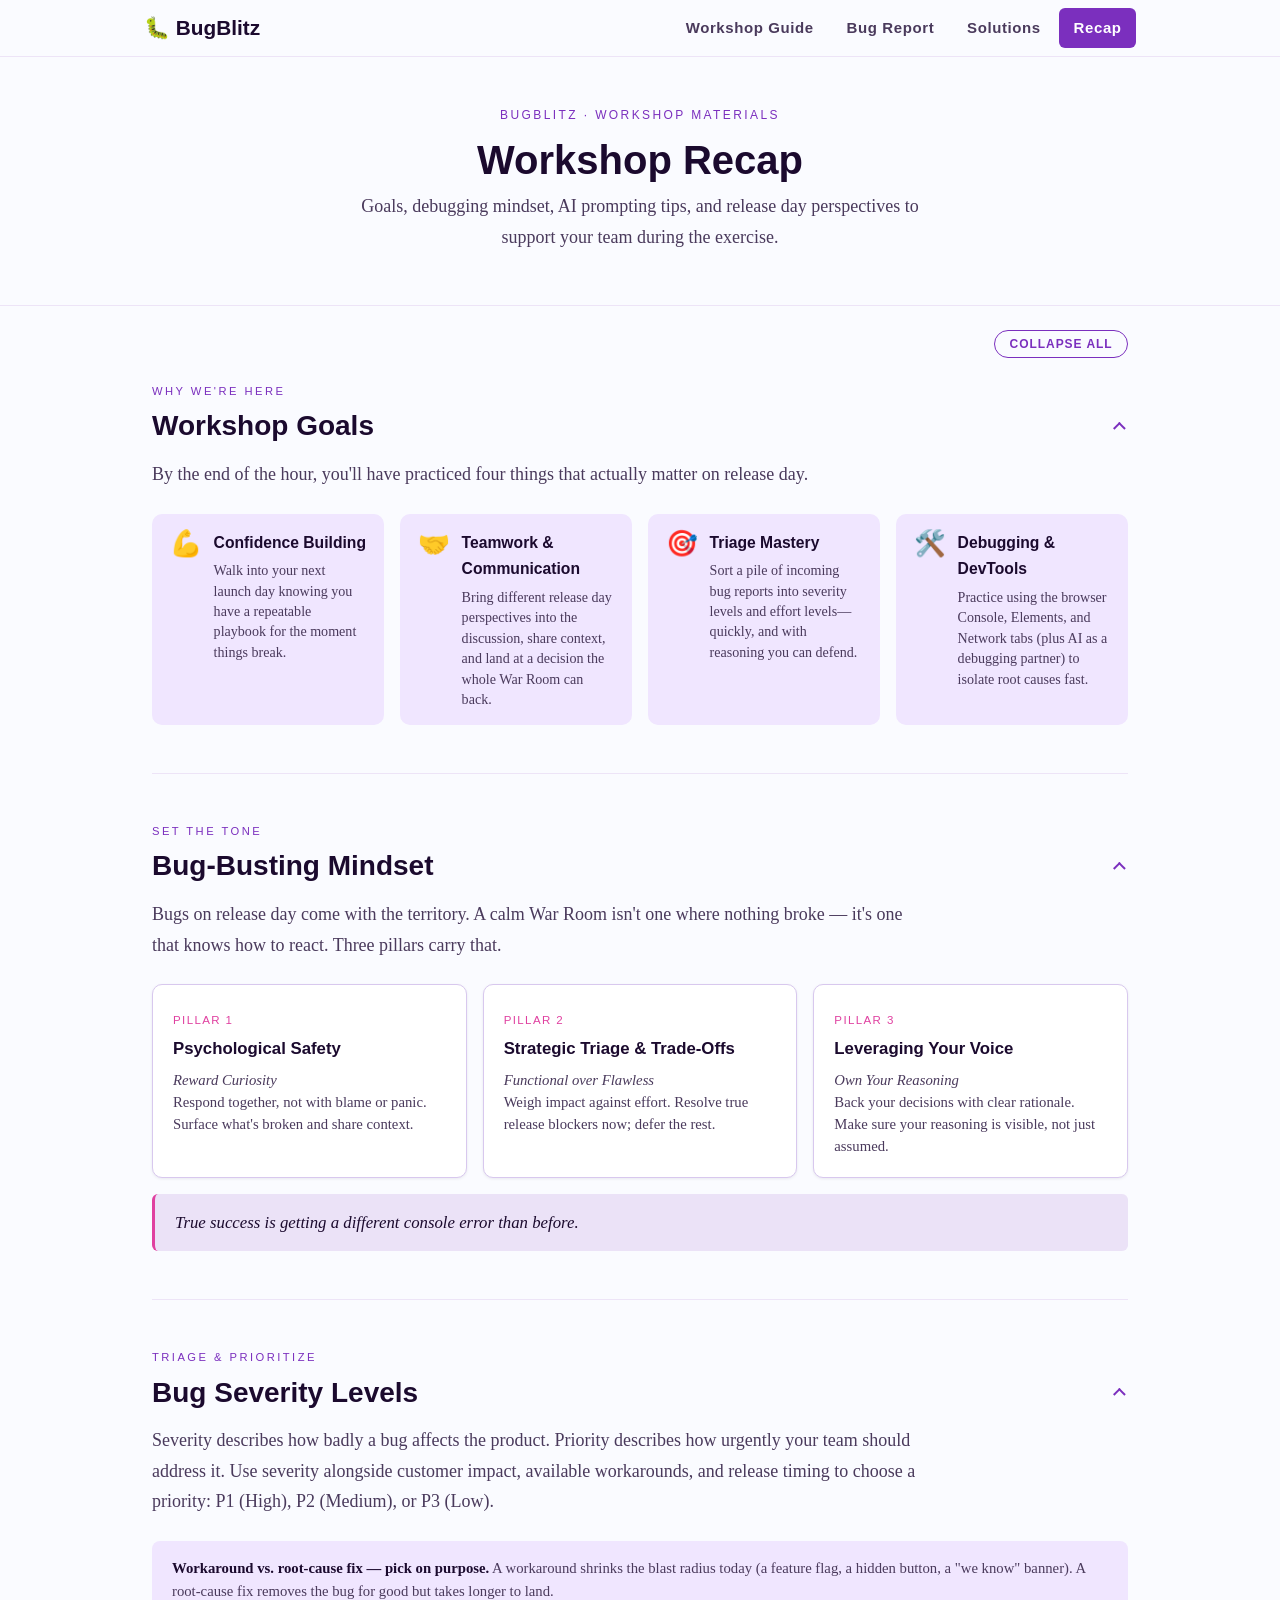
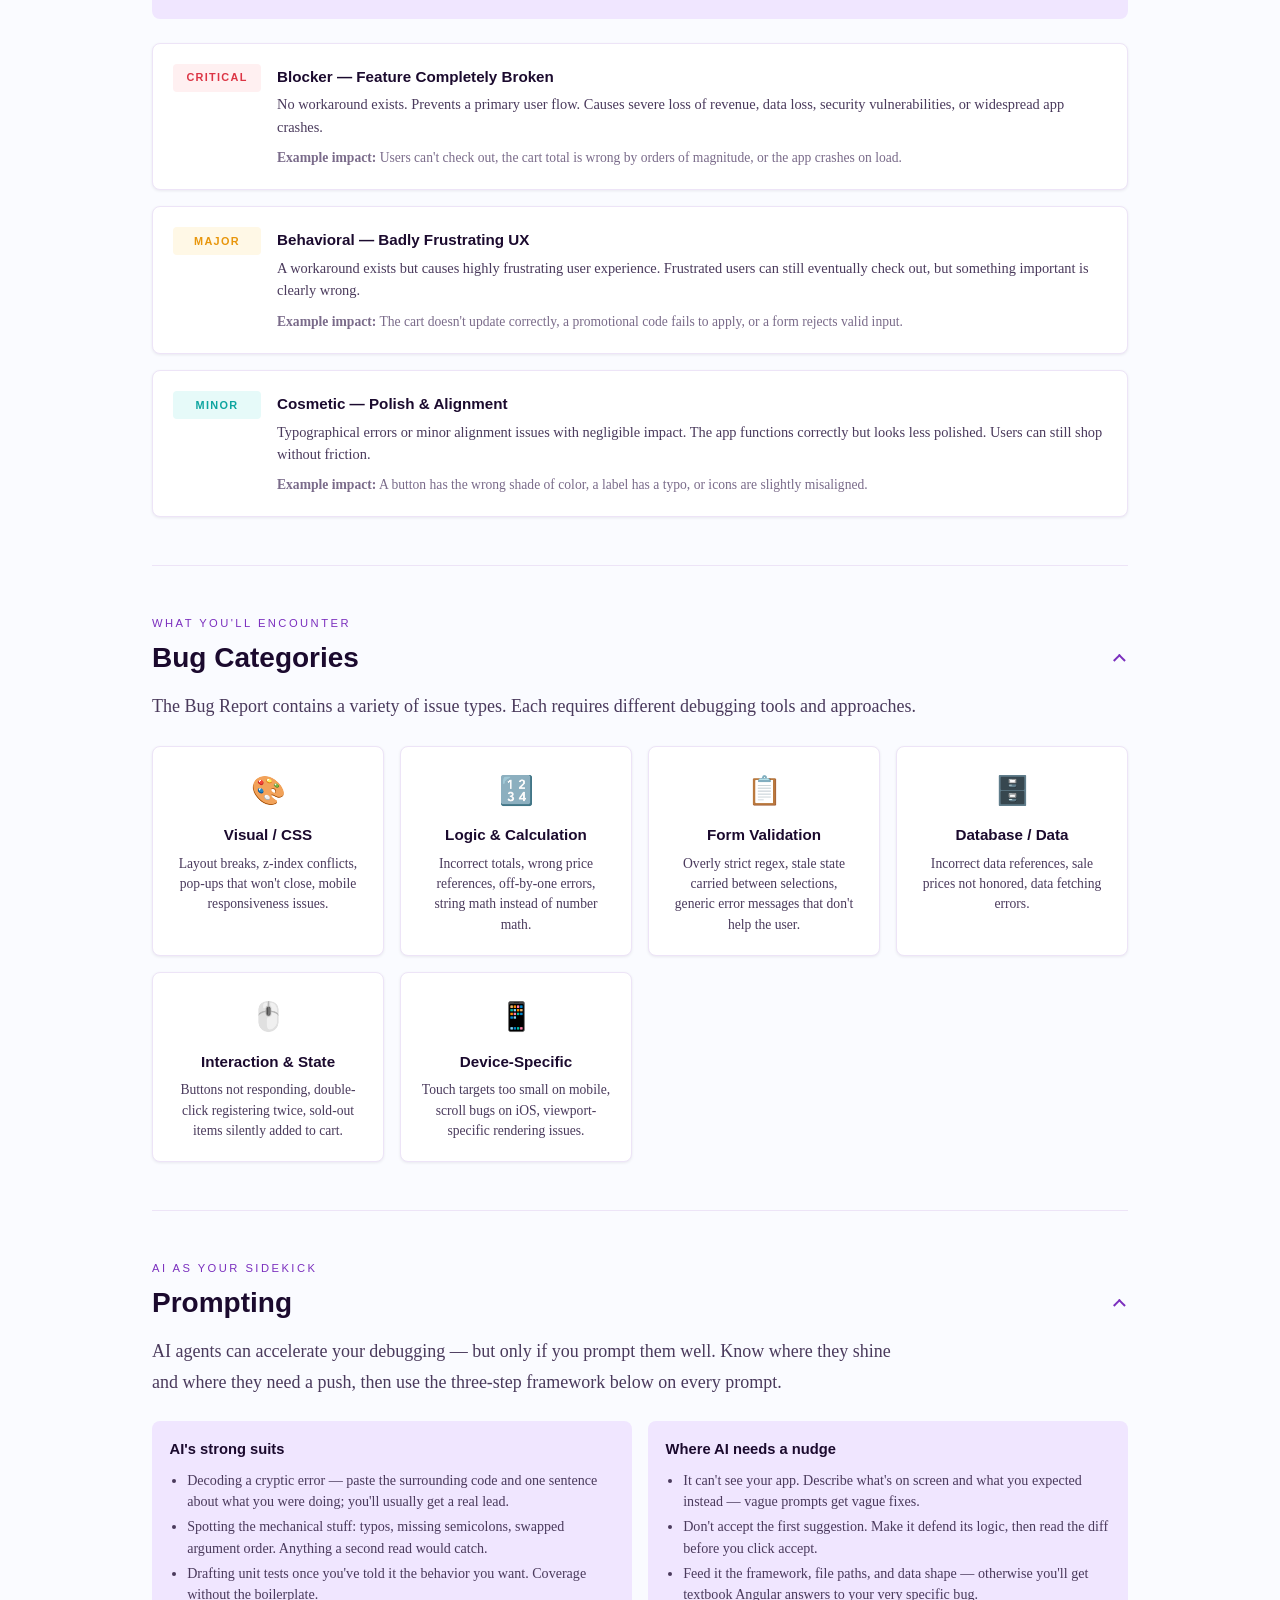
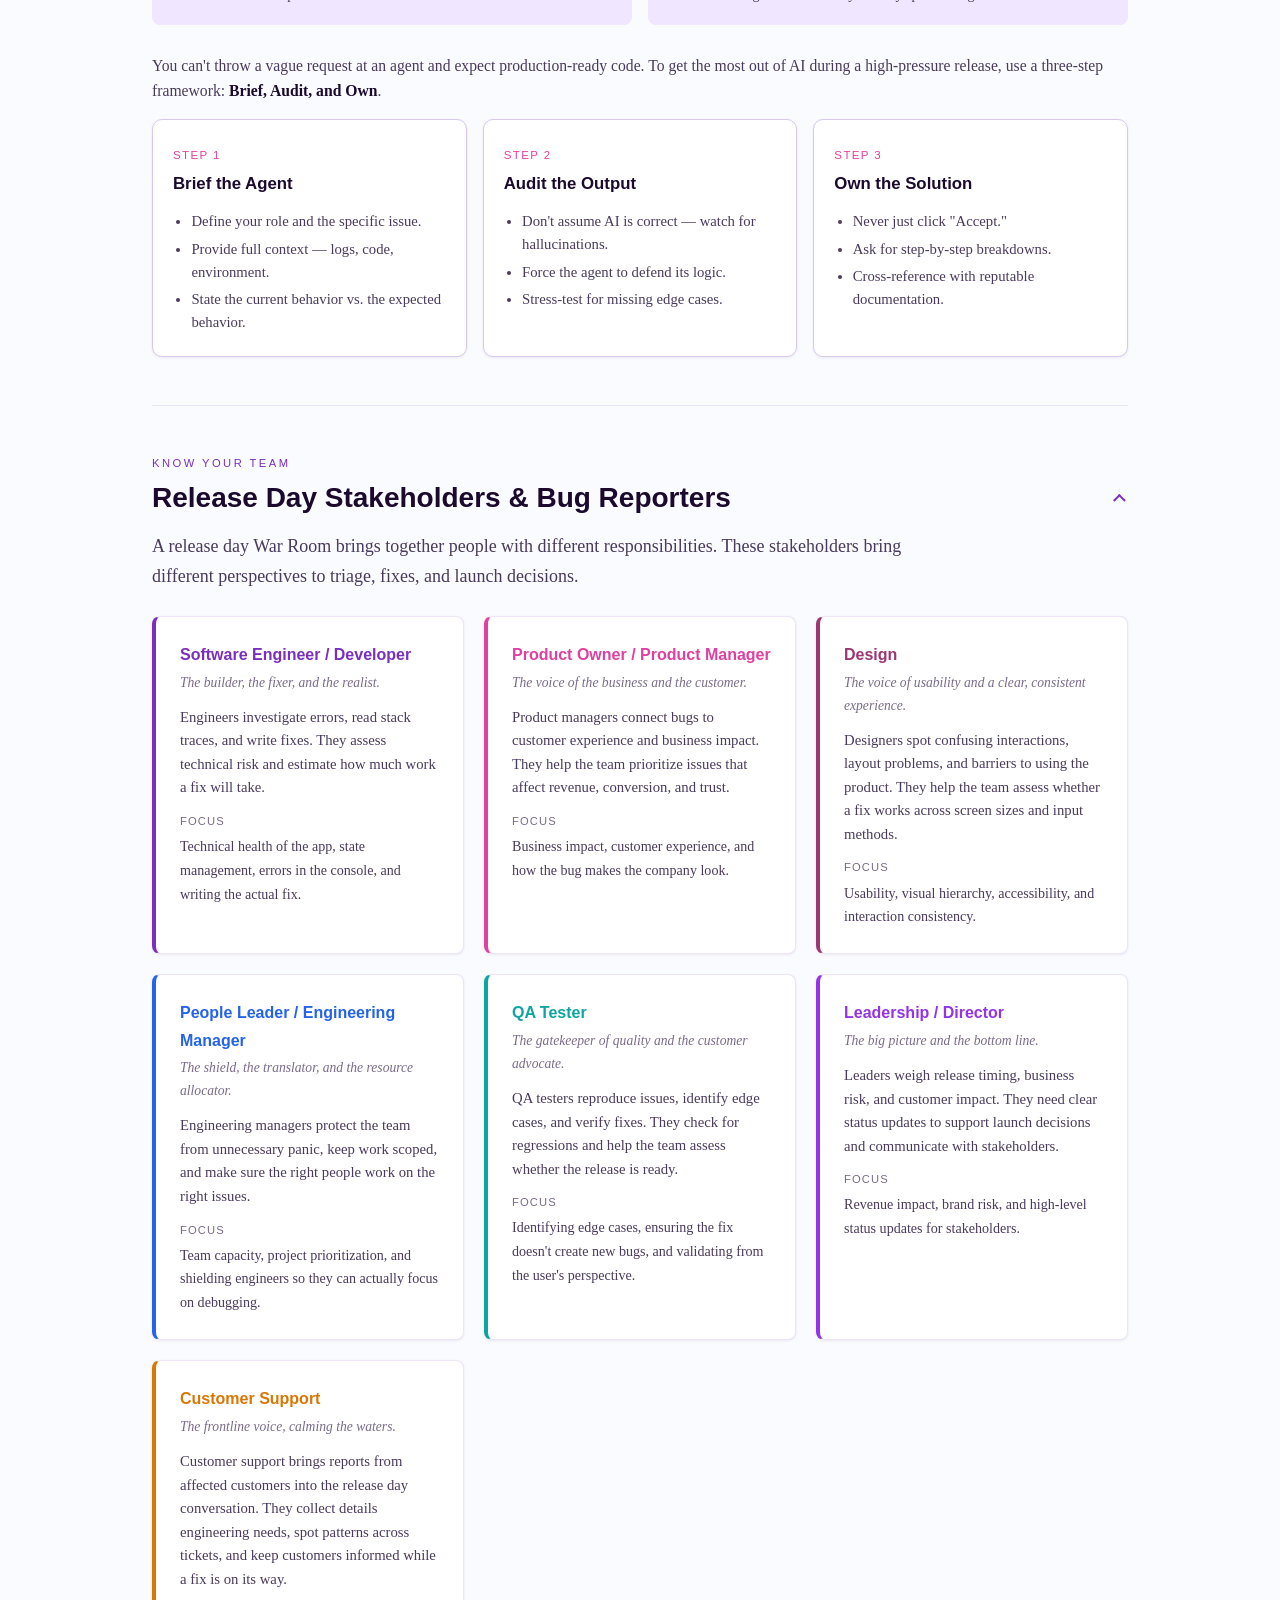
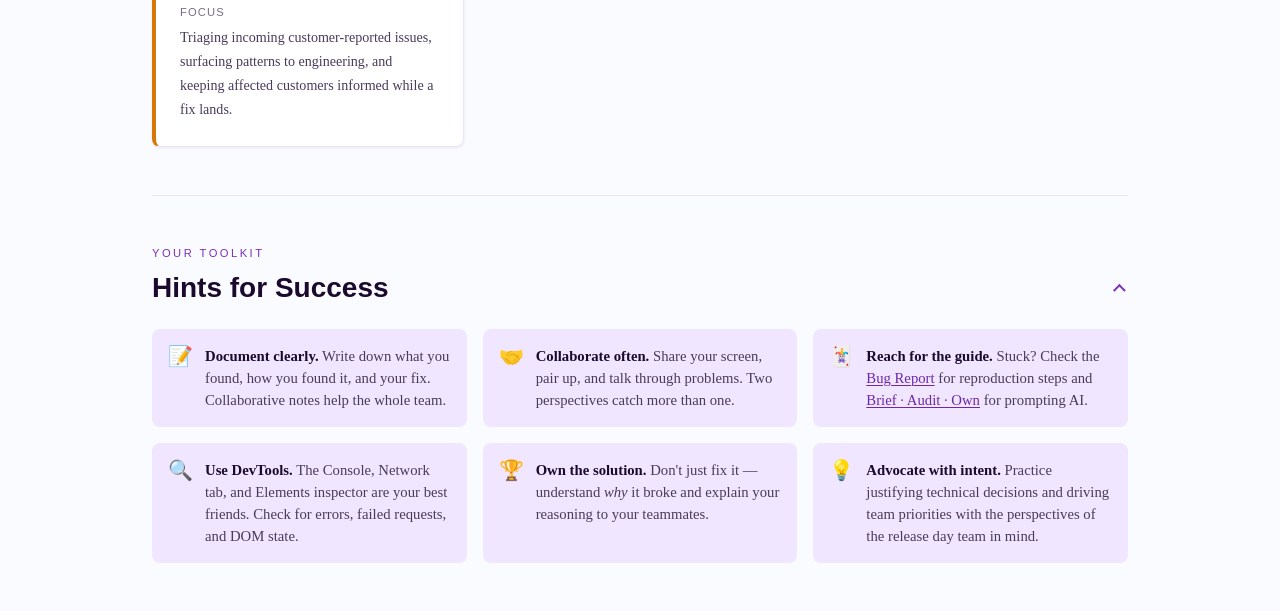
<file: recap.html>
<!DOCTYPE html>
<html data-page="recap">
<meta charset="utf-8">
<meta name="viewport" content="width=device-width, initial-scale=1">
<title>BugBlitz Workshop Recap</title>
<link rel="stylesheet" href="styles.css">
<script src="app.js" defer></script>

<header class="site-header">
  <div class="site-bar">
    <a class="site-brand" href="index.html"><span aria-hidden="true">🐛</span> BugBlitz</a>
    <nav class="page-nav" aria-label="Workshop pages">
      <ul class="page-nav-list">
        <li class="page-nav-item has-menu">
          <a href="index.html">Workshop Guide</a>
          <ul class="page-nav-menu" id="page-menu-guide" aria-label="Workshop Guide sections">
            <li><a href="index.html#timeline">Timeline</a></li>
            <li><a href="index.html#setup">Setup</a></li>
            <li><a href="index.html#exercise">What Success Looks Like</a></li>
          </ul>
        </li>
        <li class="page-nav-item has-menu">
          <a href="bugs.html">Bug Report</a>
          <ul class="page-nav-menu" id="page-menu-bugs" aria-label="Bug Report sections">
            <li><a href="bugs.html#quick-links">Bug Directory</a></li>
            <li><a href="bugs.html#triage-board">Triage Matrix</a></li>
          </ul>
        </li>
        <li class="page-nav-item"><a href="solutions.html">Solutions</a></li>
        <li class="page-nav-item has-menu">
          <a href="recap.html" aria-current="page">Recap</a>
          <ul class="page-nav-menu" id="page-menu-recap" aria-label="Recap sections">
            <li><a href="#goals">Goals</a></li>
            <li><a href="#mindset">Mindset</a></li>
            <li><a href="#severity">Severity &amp; Priority</a></li>
            <li><a href="#bug-types">Bug Types</a></li>
            <li><a href="#ai-tips">AI Tips</a></li>
            <li><a href="#roles">Stakeholders</a></li>
            <li><a href="#hints">Hints</a></li>
          </ul>
        </li>
      </ul>
    </nav>
  </div>
  <nav class="section-nav" aria-label="Page sections">
    <div class="section-nav-inner">
      <span class="section-nav-page">Workshop Recap</span>
      <a href="#goals">Goals</a>
      <a href="#mindset">Mindset</a>
      <a href="#severity">Severity &amp; Priority</a>
      <a href="#bug-types">Bug Types</a>
      <a href="#ai-tips">AI Tips</a>
      <a href="#roles">Stakeholders</a>
      <a href="#hints">Hints</a>
    </div>
  </nav>
</header>

<div class="masthead">
  <div class="masthead-eyebrow">BugBlitz · Workshop Materials</div>
  <h1>Workshop Recap</h1>
  <p class="masthead-sub">Goals, debugging mindset, AI prompting tips, and release day perspectives to support your team during the exercise.</p>
</div>
<div class="content">
  <!-- Workshop Goals -->
  <section id="goals">
    <div class="section-label">Why We're Here</div>
    <h2>Workshop Goals</h2>
    <p class="lead">By the end of the hour, you'll have practiced four things that actually matter on release day.</p>

    <div class="goals-grid">
      <div class="goal-card">
        <div class="goal-icon">💪</div>
        <div>
          <h3>Confidence Building</h3>
          <p>Walk into your next launch day knowing you have a repeatable playbook for the moment things break.</p>
        </div>
      </div>
      <div class="goal-card">
        <div class="goal-icon">🤝</div>
        <div>
          <h3>Teamwork &amp; Communication</h3>
          <p>Bring different release day perspectives into the discussion, share context, and land at a decision the whole War Room can back.</p>
        </div>
      </div>
      <div class="goal-card">
        <div class="goal-icon">🎯</div>
        <div>
          <h3>Triage Mastery</h3>
          <p>Sort a pile of incoming bug reports into severity levels and effort levels— quickly, and with reasoning you can defend.</p>
        </div>
      </div>
      <div class="goal-card">
        <div class="goal-icon">🛠️</div>
        <div>
          <h3>Debugging &amp; DevTools</h3>
          <p>Practice using the browser Console, Elements, and Network tabs (plus AI as a debugging partner) to isolate root causes fast.</p>
        </div>
      </div>
    </div>
  </section>

  <!-- Bug-Busting Mindset -->
  <section id="mindset">
    <div class="section-label">Set the Tone</div>
    <h2>Bug-Busting Mindset</h2>
    <p class="lead">Bugs on release day come with the territory. A calm War Room isn't one where nothing broke — it's one that knows how to react. Three pillars carry that.</p>

    <div class="mindset-grid">
      <div class="pillar-card">
        <div class="pillar-card-num">Pillar 1</div>
        <h3>Psychological Safety</h3>
        <p class="pillar-card-subtitle">Reward Curiosity</p>
        <p>Respond together, not with blame or panic. Surface what's broken and share context.</p>
      </div>
      <div class="pillar-card">
        <div class="pillar-card-num">Pillar 2</div>
        <h3>Strategic Triage &amp; Trade-Offs</h3>
        <p class="pillar-card-subtitle">Functional over Flawless</p>
        <p>Weigh impact against effort. Resolve true release blockers now; defer the rest.</p>
      </div>
      <div class="pillar-card">
        <div class="pillar-card-num">Pillar 3</div>
        <h3>Leveraging Your Voice</h3>
        <p class="pillar-card-subtitle">Own Your Reasoning</p>
        <p>Back your decisions with clear rationale. Make sure your reasoning is visible, not just assumed.</p>
      </div>
    </div>

    <div class="mindset-tagline">True success is getting a different console error than before.</div>
  </section>


  <!-- Severity Guide -->
  <section id="severity">
    <div class="section-label">Triage &amp; Prioritize</div>
    <h2>Bug Severity Levels</h2>
    <p class="lead">Severity describes how badly a bug affects the product. Priority describes how urgently your team should address it. Use severity alongside customer impact, available workarounds, and release timing to choose a priority: P1 (High), P2 (Medium), or P3 (Low).</p>

    <div style="margin-top: 1.25rem; padding: 1rem 1.25rem; background: var(--surface); border-radius: 8px; font-size: 0.92rem; color: var(--text-secondary); line-height: 1.55;">
      <strong style="color: var(--text-primary);">Workaround vs. root-cause fix — pick on purpose.</strong>
      A workaround shrinks the blast radius today (a feature flag, a hidden button, a "we know" banner). A root-cause fix removes the bug for good but takes longer to land.
    </div>

    <div class="severity-list">
      <div class="severity-row">
        <div class="severity-badge critical">Critical</div>
        <div class="severity-content">
          <h3>Blocker — Feature Completely Broken</h3>
          <p>No workaround exists. Prevents a primary user flow. Causes severe loss of revenue, data loss, security vulnerabilities, or widespread app crashes.</p>
          <div class="examples"><strong>Example impact:</strong> Users can't check out, the cart total is wrong by orders of magnitude, or the app crashes on load.</div>
        </div>
      </div>

      <div class="severity-row">
        <div class="severity-badge major">Major</div>
        <div class="severity-content">
          <h3>Behavioral — Badly Frustrating UX</h3>
          <p>A workaround exists but causes highly frustrating user experience. Frustrated users can still eventually check out, but something important is clearly wrong.</p>
          <div class="examples"><strong>Example impact:</strong> The cart doesn't update correctly, a promotional code fails to apply, or a form rejects valid input.</div>
        </div>
      </div>

      <div class="severity-row">
        <div class="severity-badge minor">Minor</div>
        <div class="severity-content">
          <h3>Cosmetic — Polish &amp; Alignment</h3>
          <p>Typographical errors or minor alignment issues with negligible impact. The app functions correctly but looks less polished. Users can still shop without friction.</p>
          <div class="examples"><strong>Example impact:</strong> A button has the wrong shade of color, a label has a typo, or icons are slightly misaligned.</div>
        </div>
      </div>
    </div>
  </section>

  <!-- Bug Types -->
  <section id="bug-types">
    <div class="section-label">What You'll Encounter</div>
    <h2>Bug Categories</h2>
    <p class="lead">The Bug Report contains a variety of issue types. Each requires different debugging tools and approaches.</p>

    <div class="bug-categories">
      <div class="bug-cat">
        <div class="bug-cat-icon">🎨</div>
        <h3>Visual / CSS</h3>
        <p>Layout breaks, z-index conflicts, pop-ups that won't close, mobile responsiveness issues.</p>
      </div>
      <div class="bug-cat">
        <div class="bug-cat-icon">🔢</div>
        <h3>Logic &amp; Calculation</h3>
        <p>Incorrect totals, wrong price references, off-by-one errors, string math instead of number math.</p>
      </div>
      <div class="bug-cat">
        <div class="bug-cat-icon">📋</div>
        <h3>Form Validation</h3>
        <p>Overly strict regex, stale state carried between selections, generic error messages that don't help the user.</p>
      </div>
      <div class="bug-cat">
        <div class="bug-cat-icon">🗄️</div>
        <h3>Database / Data</h3>
        <p>Incorrect data references, sale prices not honored, data fetching errors.</p>
      </div>
      <div class="bug-cat">
        <div class="bug-cat-icon">🖱️</div>
        <h3>Interaction &amp; State</h3>
        <p>Buttons not responding, double-click registering twice, sold-out items silently added to cart.</p>
      </div>
      <div class="bug-cat">
        <div class="bug-cat-icon">📱</div>
        <h3>Device-Specific</h3>
        <p>Touch targets too small on mobile, scroll bugs on iOS, viewport-specific rendering issues.</p>
      </div>
    </div>
  </section>

  <!-- AI Debugging Tips -->
  <section id="ai-tips">
    <div class="section-label">AI as Your Sidekick</div>
    <h2>Prompting</h2>
    <p class="lead">AI agents can accelerate your debugging — but only if you prompt them well. Know where they shine and where they need a push, then use the three-step framework below on every prompt.</p>

    <div class="ai-split">
      <div class="ai-split-card">
        <h3>AI's strong suits</h3>
        <ul>
          <li>Decoding a cryptic error — paste the surrounding code and one sentence about what you were doing; you'll usually get a real lead.</li>
          <li>Spotting the mechanical stuff: typos, missing semicolons, swapped argument order. Anything a second read would catch.</li>
          <li>Drafting unit tests once you've told it the behavior you want. Coverage without the boilerplate.</li>
        </ul>
      </div>
      <div class="ai-split-card">
        <h3>Where AI needs a nudge</h3>
        <ul>
          <li>It can't see your app. Describe what's on screen and what you expected instead — vague prompts get vague fixes.</li>
          <li>Don't accept the first suggestion. Make it defend its logic, then read the diff before you click accept.</li>
          <li>Feed it the framework, file paths, and data shape — otherwise you'll get textbook Angular answers to your very specific bug.</li>
        </ul>
      </div>
    </div>

    <p class="prompt-framework-intro">You can't throw a vague request at an agent and expect production-ready code. To get the most out of AI during a high-pressure release, use a three-step framework: <strong>Brief, Audit, and Own</strong>.</p>

    <div class="prompt-framework-grid">
      <div class="prompt-framework-card">
        <div class="prompt-framework-num">Step 1</div>
        <h3>Brief the Agent</h3>
        <ul>
          <li>Define your role and the specific issue.</li>
          <li>Provide full context — logs, code, environment.</li>
          <li>State the current behavior vs. the expected behavior.</li>
        </ul>
      </div>
      <div class="prompt-framework-card">
        <div class="prompt-framework-num">Step 2</div>
        <h3>Audit the Output</h3>
        <ul>
          <li>Don't assume AI is correct — watch for hallucinations.</li>
          <li>Force the agent to defend its logic.</li>
          <li>Stress-test for missing edge cases.</li>
        </ul>
      </div>
      <div class="prompt-framework-card">
        <div class="prompt-framework-num">Step 3</div>
        <h3>Own the Solution</h3>
        <ul>
          <li>Never just click "Accept."</li>
          <li>Ask for step-by-step breakdowns.</li>
          <li>Cross-reference with reputable documentation.</li>
        </ul>
      </div>
    </div>
  </section>

  <!-- Roles -->
  <section id="roles">
    <div class="section-label">Know Your Team</div>
    <h2>Release Day Stakeholders & Bug Reporters</h2>
    <p class="lead">A release day War Room brings together people with different responsibilities. These stakeholders bring different perspectives to triage, fixes, and launch decisions.</p>

    <div class="roles-grid">
      <div class="role-card" style="--role-color: var(--role-dev)">
        <div class="role-card-title">Software Engineer / Developer</div>
        <div class="role-card-vibe">The builder, the fixer, and the realist.</div>
        <p>Engineers investigate errors, read stack traces, and write fixes. They assess technical risk and estimate how much work a fix will take.</p>
        <div class="role-card-focus">Focus</div>
        <div class="role-card-focus-text">Technical health of the app, state management, errors in the console, and writing the actual fix.</div>
      </div>

      <div class="role-card" style="--role-color: var(--role-pm)">
        <div class="role-card-title">Product Owner / Product Manager</div>
        <div class="role-card-vibe">The voice of the business and the customer.</div>
        <p>Product managers connect bugs to customer experience and business impact. They help the team prioritize issues that affect revenue, conversion, and trust.</p>
        <div class="role-card-focus">Focus</div>
        <div class="role-card-focus-text">Business impact, customer experience, and how the bug makes the company look.</div>
      </div>

      <div class="role-card" style="--role-color: var(--role-design)">
        <div class="role-card-title">Design</div>
        <div class="role-card-vibe">The voice of usability and a clear, consistent experience.</div>
        <p>Designers spot confusing interactions, layout problems, and barriers to using the product. They help the team assess whether a fix works across screen sizes and input methods.</p>
        <div class="role-card-focus">Focus</div>
        <div class="role-card-focus-text">Usability, visual hierarchy, accessibility, and interaction consistency.</div>
      </div>

      <div class="role-card" style="--role-color: var(--role-lead)">
        <div class="role-card-title">People Leader / Engineering Manager</div>
        <div class="role-card-vibe">The shield, the translator, and the resource allocator.</div>
        <p>Engineering managers protect the team from unnecessary panic, keep work scoped, and make sure the right people work on the right issues.</p>
        <div class="role-card-focus">Focus</div>
        <div class="role-card-focus-text">Team capacity, project prioritization, and shielding engineers so they can actually focus on debugging.</div>
      </div>

      <div class="role-card" style="--role-color: var(--role-qa)">
        <div class="role-card-title">QA Tester</div>
        <div class="role-card-vibe">The gatekeeper of quality and the customer advocate.</div>
        <p>QA testers reproduce issues, identify edge cases, and verify fixes. They check for regressions and help the team assess whether the release is ready.</p>
        <div class="role-card-focus">Focus</div>
        <div class="role-card-focus-text">Identifying edge cases, ensuring the fix doesn't create new bugs, and validating from the user's perspective.</div>
      </div>

      <div class="role-card" style="--role-color: var(--role-director)">
        <div class="role-card-title">Leadership / Director</div>
        <div class="role-card-vibe">The big picture and the bottom line.</div>
        <p>Leaders weigh release timing, business risk, and customer impact. They need clear status updates to support launch decisions and communicate with stakeholders.</p>
        <div class="role-card-focus">Focus</div>
        <div class="role-card-focus-text">Revenue impact, brand risk, and high-level status updates for stakeholders.</div>
      </div>

      <div class="role-card" style="--role-color: var(--role-support)">
        <div class="role-card-title">Customer Support</div>
        <div class="role-card-vibe">The frontline voice, calming the waters.</div>
        <p>Customer support brings reports from affected customers into the release day conversation. They collect details engineering needs, spot patterns across tickets, and keep customers informed while a fix is on its way.</p>
        <div class="role-card-focus">Focus</div>
        <div class="role-card-focus-text">Triaging incoming customer-reported issues, surfacing patterns to engineering, and keeping affected customers informed while a fix lands.</div>
      </div>
    </div>
  </section>

  <!-- Hints for Success -->
  <section id="hints">
    <div class="section-label">Your Toolkit</div>
    <h2>Hints for Success</h2>

    <div class="hints-grid">
      <div class="hint-item">
        <div class="hint-icon">📝</div>
        <div class="hint-text"><strong>Document clearly.</strong> Write down what you found, how you found it, and your fix. Collaborative notes help the whole team.</div>
      </div>
      <div class="hint-item">
        <div class="hint-icon">🤝</div>
        <div class="hint-text"><strong>Collaborate often.</strong> Share your screen, pair up, and talk through problems. Two perspectives catch more than one.</div>
      </div>
      <div class="hint-item">
        <div class="hint-icon">🃏</div>
        <div class="hint-text"><strong>Reach for the guide.</strong> Stuck? Check the <a href="bugs.html">Bug Report</a> for reproduction steps and <a href="#ai-tips">Brief · Audit · Own</a> for prompting AI.</div>
      </div>
      <div class="hint-item">
        <div class="hint-icon">🔍</div>
        <div class="hint-text"><strong>Use DevTools.</strong> The Console, Network tab, and Elements inspector are your best friends. Check for errors, failed requests, and DOM state.</div>
      </div>
      <div class="hint-item">
        <div class="hint-icon">🏆</div>
        <div class="hint-text"><strong>Own the solution.</strong> Don't just fix it — understand <em>why</em> it broke and explain your reasoning to your teammates.</div>
      </div>
      <div class="hint-item">
        <div class="hint-icon">💡</div>
        <div class="hint-text"><strong>Advocate with intent.</strong> Practice justifying technical decisions and driving team priorities with the perspectives of the release day team in mind.</div>
      </div>
    </div>
  </section>

</div>
</html>
</file>
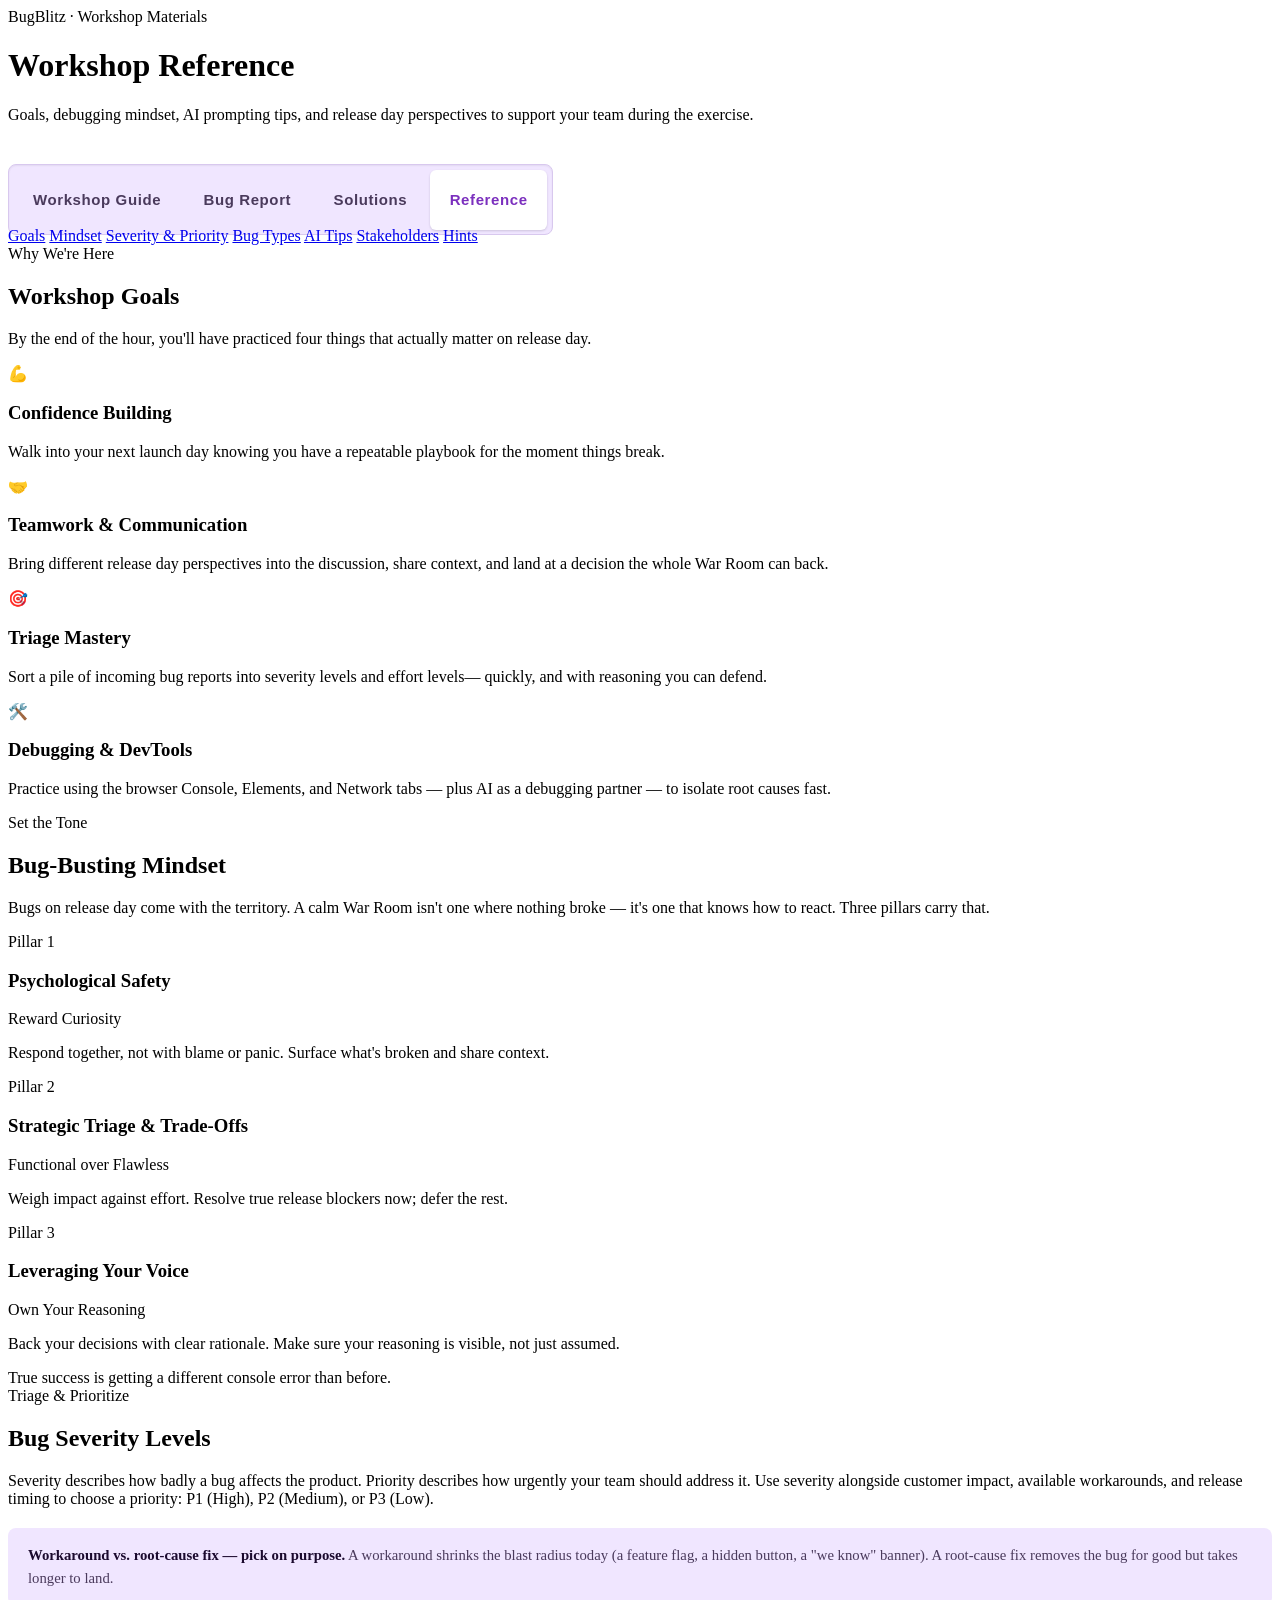
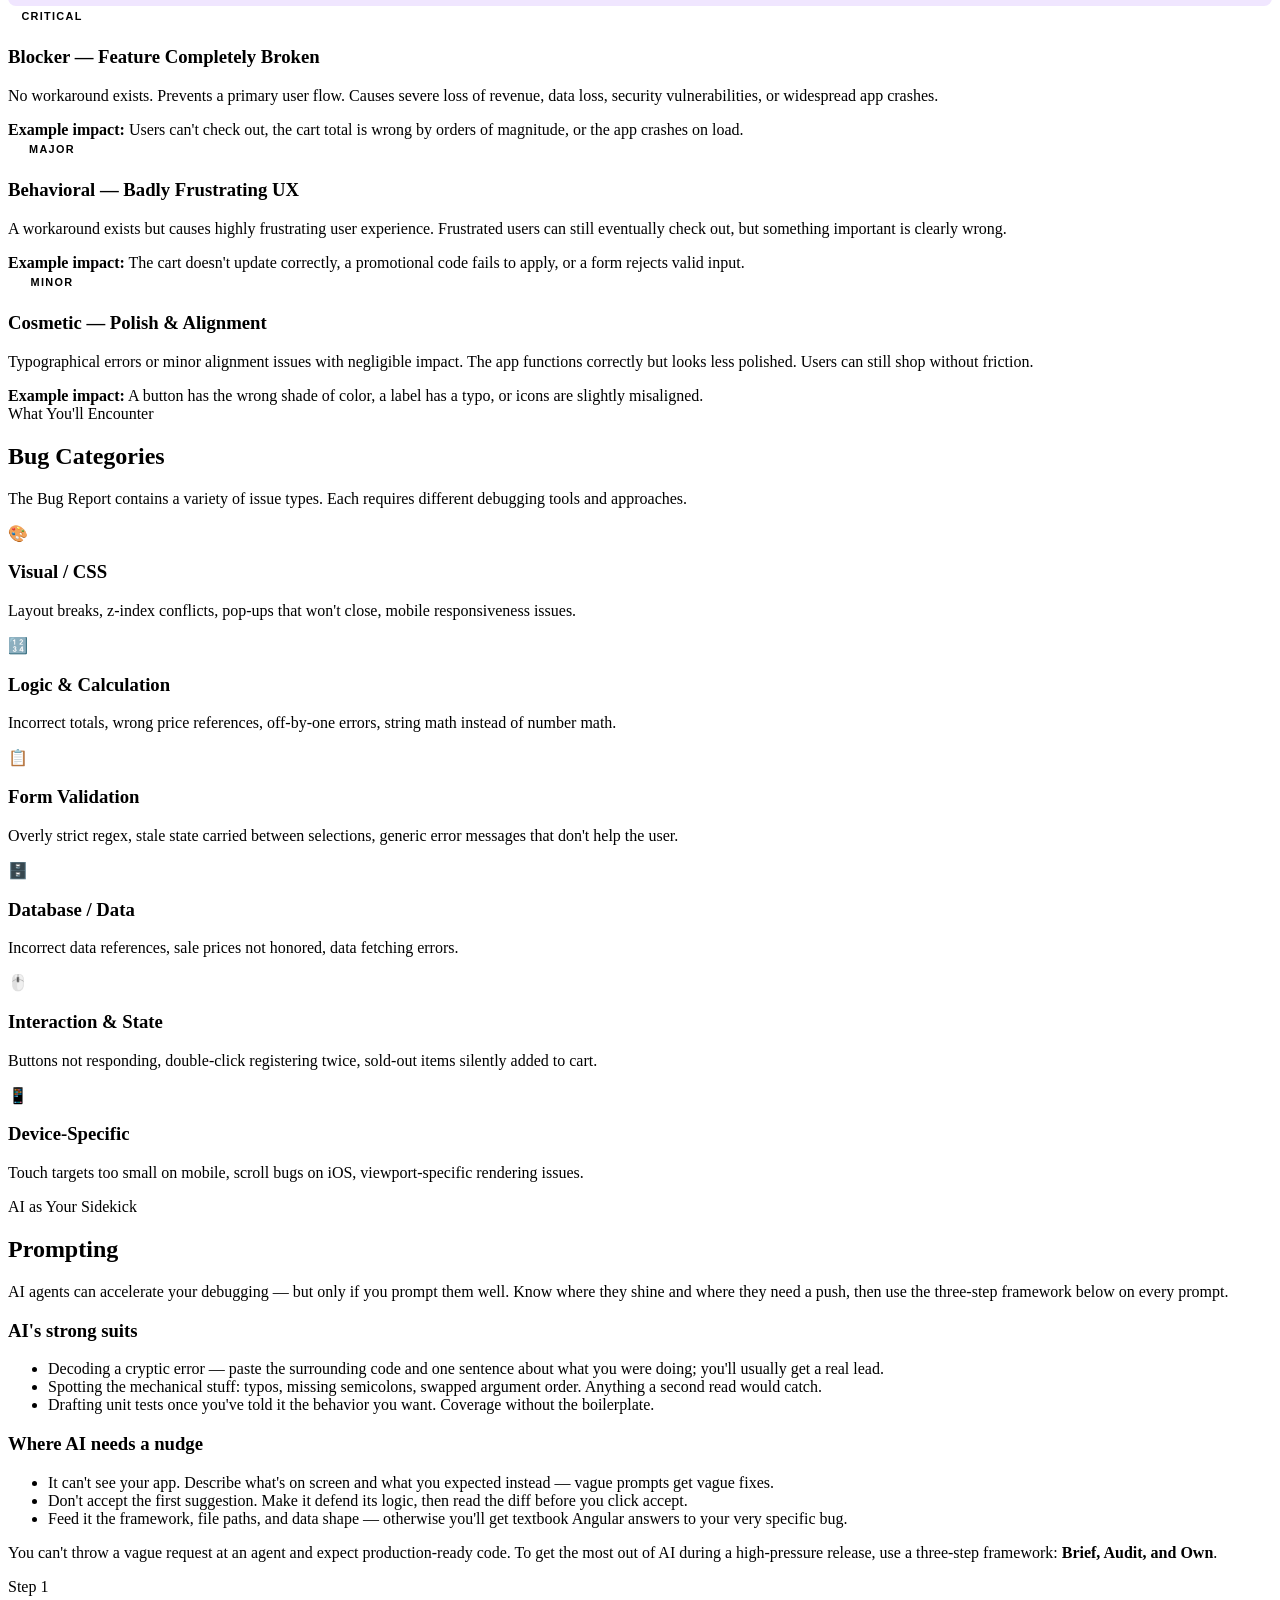
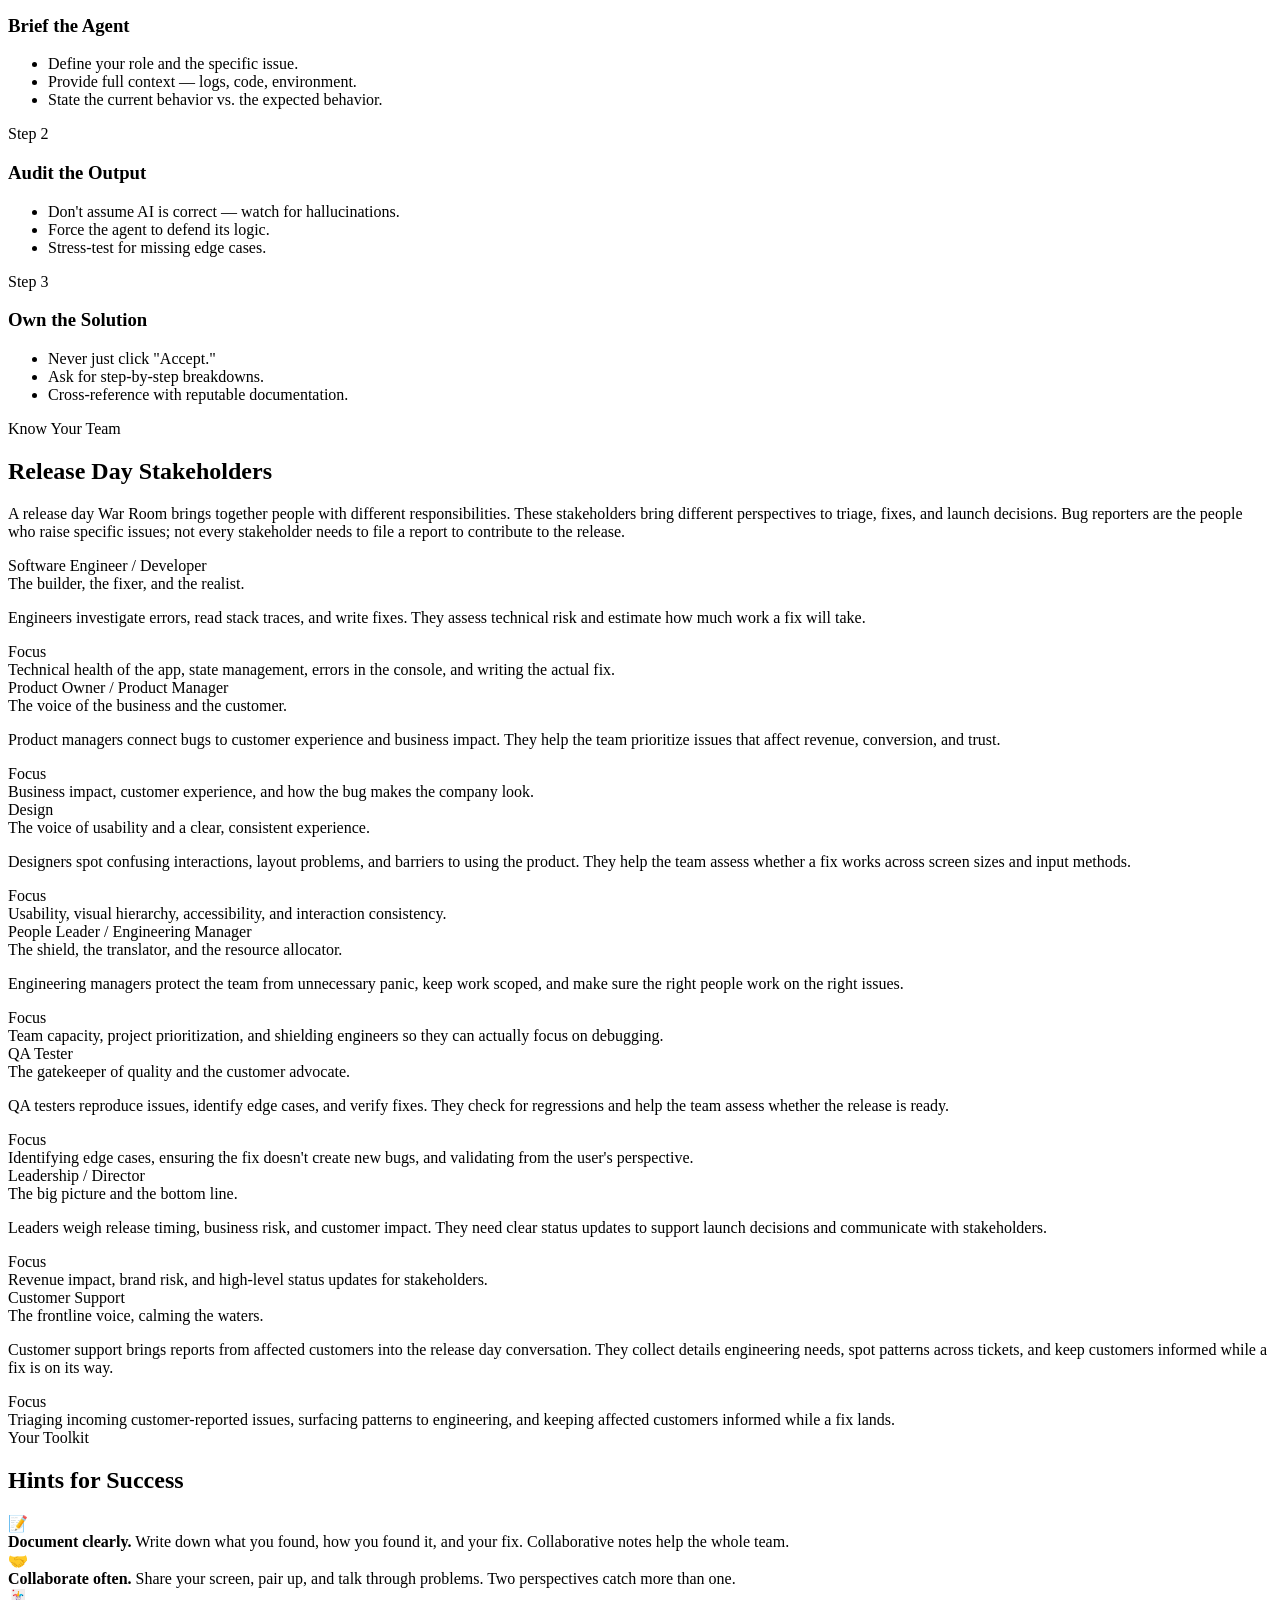
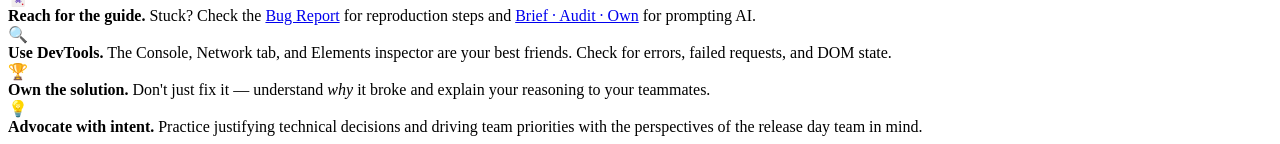
<file: reference.html>
<!DOCTYPE html>
<html data-page="reference">
<meta charset="utf-8">
<meta name="viewport" content="width=device-width, initial-scale=1">
<title>BugBlitz Workshop Reference</title>
<link rel="stylesheet" href="styles.css">

<div class="masthead">
  <div class="masthead-eyebrow">BugBlitz · Workshop Materials</div>
  <h1>Workshop Reference</h1>
  <p class="masthead-sub">Goals, debugging mindset, AI prompting tips, and release day perspectives to support your team during the exercise.</p>
  <nav class="guide-nav" aria-label="Workshop guides">
    <a href="index.html">Workshop Guide</a>
    <a href="bugs.html">Bug Report</a>
    <a href="solutions.html">Solutions</a>
    <a href="reference.html" aria-current="page">Reference</a>
  </nav>
</div>
<nav class="section-nav" aria-label="Page sections">
  <div class="section-nav-inner">
    <a href="#goals">Goals</a>
    <a href="#mindset">Mindset</a>
    <a href="#severity">Severity &amp; Priority</a>
    <a href="#bug-types">Bug Types</a>
    <a href="#ai-tips">AI Tips</a>
    <a href="#roles">Stakeholders</a>
    <a href="#hints">Hints</a>
  </div>
</nav>
<div class="content">
  <!-- Workshop Goals -->
  <section id="goals">
    <div class="section-label">Why We're Here</div>
    <h2>Workshop Goals</h2>
    <p class="lead">By the end of the hour, you'll have practiced four things that actually matter on release day.</p>

    <div class="goals-grid">
      <div class="goal-card">
        <div class="goal-icon">💪</div>
        <div>
          <h3>Confidence Building</h3>
          <p>Walk into your next launch day knowing you have a repeatable playbook for the moment things break.</p>
        </div>
      </div>
      <div class="goal-card">
        <div class="goal-icon">🤝</div>
        <div>
          <h3>Teamwork &amp; Communication</h3>
          <p>Bring different release day perspectives into the discussion, share context, and land at a decision the whole War Room can back.</p>
        </div>
      </div>
      <div class="goal-card">
        <div class="goal-icon">🎯</div>
        <div>
          <h3>Triage Mastery</h3>
          <p>Sort a pile of incoming bug reports into severity levels and effort levels— quickly, and with reasoning you can defend.</p>
        </div>
      </div>
      <div class="goal-card">
        <div class="goal-icon">🛠️</div>
        <div>
          <h3>Debugging &amp; DevTools</h3>
          <p>Practice using the browser Console, Elements, and Network tabs — plus AI as a debugging partner — to isolate root causes fast.</p>
        </div>
      </div>
    </div>
  </section>

  <!-- Bug-Busting Mindset -->
  <section id="mindset">
    <div class="section-label">Set the Tone</div>
    <h2>Bug-Busting Mindset</h2>
    <p class="lead">Bugs on release day come with the territory. A calm War Room isn't one where nothing broke — it's one that knows how to react. Three pillars carry that.</p>

    <div class="mindset-grid">
      <div class="pillar-card">
        <div class="pillar-card-num">Pillar 1</div>
        <h3>Psychological Safety</h3>
        <p class="pillar-card-subtitle">Reward Curiosity</p>
        <p>Respond together, not with blame or panic. Surface what's broken and share context.</p>
      </div>
      <div class="pillar-card">
        <div class="pillar-card-num">Pillar 2</div>
        <h3>Strategic Triage &amp; Trade-Offs</h3>
        <p class="pillar-card-subtitle">Functional over Flawless</p>
        <p>Weigh impact against effort. Resolve true release blockers now; defer the rest.</p>
      </div>
      <div class="pillar-card">
        <div class="pillar-card-num">Pillar 3</div>
        <h3>Leveraging Your Voice</h3>
        <p class="pillar-card-subtitle">Own Your Reasoning</p>
        <p>Back your decisions with clear rationale. Make sure your reasoning is visible, not just assumed.</p>
      </div>
    </div>

    <div class="mindset-tagline">True success is getting a different console error than before.</div>
  </section>


  <!-- Severity Guide -->
  <section id="severity">
    <div class="section-label">Triage &amp; Prioritize</div>
    <h2>Bug Severity Levels</h2>
    <p class="lead">Severity describes how badly a bug affects the product. Priority describes how urgently your team should address it. Use severity alongside customer impact, available workarounds, and release timing to choose a priority: P1 (High), P2 (Medium), or P3 (Low).</p>

    <div style="margin-top: 1.25rem; padding: 1rem 1.25rem; background: var(--surface); border-radius: 8px; font-size: 0.92rem; color: var(--text-secondary); line-height: 1.55;">
      <strong style="color: var(--text-primary);">Workaround vs. root-cause fix — pick on purpose.</strong>
      A workaround shrinks the blast radius today (a feature flag, a hidden button, a "we know" banner). A root-cause fix removes the bug for good but takes longer to land.
    </div>

    <div class="severity-list">
      <div class="severity-row">
        <div class="severity-badge critical">Critical</div>
        <div class="severity-content">
          <h3>Blocker — Feature Completely Broken</h3>
          <p>No workaround exists. Prevents a primary user flow. Causes severe loss of revenue, data loss, security vulnerabilities, or widespread app crashes.</p>
          <div class="examples"><strong>Example impact:</strong> Users can't check out, the cart total is wrong by orders of magnitude, or the app crashes on load.</div>
        </div>
      </div>

      <div class="severity-row">
        <div class="severity-badge major">Major</div>
        <div class="severity-content">
          <h3>Behavioral — Badly Frustrating UX</h3>
          <p>A workaround exists but causes highly frustrating user experience. Frustrated users can still eventually check out, but something important is clearly wrong.</p>
          <div class="examples"><strong>Example impact:</strong> The cart doesn't update correctly, a promotional code fails to apply, or a form rejects valid input.</div>
        </div>
      </div>

      <div class="severity-row">
        <div class="severity-badge minor">Minor</div>
        <div class="severity-content">
          <h3>Cosmetic — Polish &amp; Alignment</h3>
          <p>Typographical errors or minor alignment issues with negligible impact. The app functions correctly but looks less polished. Users can still shop without friction.</p>
          <div class="examples"><strong>Example impact:</strong> A button has the wrong shade of color, a label has a typo, or icons are slightly misaligned.</div>
        </div>
      </div>
    </div>
  </section>

  <!-- Bug Types -->
  <section id="bug-types">
    <div class="section-label">What You'll Encounter</div>
    <h2>Bug Categories</h2>
    <p class="lead">The Bug Report contains a variety of issue types. Each requires different debugging tools and approaches.</p>

    <div class="bug-categories">
      <div class="bug-cat">
        <div class="bug-cat-icon">🎨</div>
        <h3>Visual / CSS</h3>
        <p>Layout breaks, z-index conflicts, pop-ups that won't close, mobile responsiveness issues.</p>
      </div>
      <div class="bug-cat">
        <div class="bug-cat-icon">🔢</div>
        <h3>Logic &amp; Calculation</h3>
        <p>Incorrect totals, wrong price references, off-by-one errors, string math instead of number math.</p>
      </div>
      <div class="bug-cat">
        <div class="bug-cat-icon">📋</div>
        <h3>Form Validation</h3>
        <p>Overly strict regex, stale state carried between selections, generic error messages that don't help the user.</p>
      </div>
      <div class="bug-cat">
        <div class="bug-cat-icon">🗄️</div>
        <h3>Database / Data</h3>
        <p>Incorrect data references, sale prices not honored, data fetching errors.</p>
      </div>
      <div class="bug-cat">
        <div class="bug-cat-icon">🖱️</div>
        <h3>Interaction &amp; State</h3>
        <p>Buttons not responding, double-click registering twice, sold-out items silently added to cart.</p>
      </div>
      <div class="bug-cat">
        <div class="bug-cat-icon">📱</div>
        <h3>Device-Specific</h3>
        <p>Touch targets too small on mobile, scroll bugs on iOS, viewport-specific rendering issues.</p>
      </div>
    </div>
  </section>

  <!-- AI Debugging Tips -->
  <section id="ai-tips">
    <div class="section-label">AI as Your Sidekick</div>
    <h2>Prompting</h2>
    <p class="lead">AI agents can accelerate your debugging — but only if you prompt them well. Know where they shine and where they need a push, then use the three-step framework below on every prompt.</p>

    <div class="ai-split">
      <div class="ai-split-card">
        <h3>AI's strong suits</h3>
        <ul>
          <li>Decoding a cryptic error — paste the surrounding code and one sentence about what you were doing; you'll usually get a real lead.</li>
          <li>Spotting the mechanical stuff: typos, missing semicolons, swapped argument order. Anything a second read would catch.</li>
          <li>Drafting unit tests once you've told it the behavior you want. Coverage without the boilerplate.</li>
        </ul>
      </div>
      <div class="ai-split-card">
        <h3>Where AI needs a nudge</h3>
        <ul>
          <li>It can't see your app. Describe what's on screen and what you expected instead — vague prompts get vague fixes.</li>
          <li>Don't accept the first suggestion. Make it defend its logic, then read the diff before you click accept.</li>
          <li>Feed it the framework, file paths, and data shape — otherwise you'll get textbook Angular answers to your very specific bug.</li>
        </ul>
      </div>
    </div>

    <p class="prompt-framework-intro">You can't throw a vague request at an agent and expect production-ready code. To get the most out of AI during a high-pressure release, use a three-step framework: <strong>Brief, Audit, and Own</strong>.</p>

    <div class="prompt-framework-grid">
      <div class="prompt-framework-card">
        <div class="prompt-framework-num">Step 1</div>
        <h3>Brief the Agent</h3>
        <ul>
          <li>Define your role and the specific issue.</li>
          <li>Provide full context — logs, code, environment.</li>
          <li>State the current behavior vs. the expected behavior.</li>
        </ul>
      </div>
      <div class="prompt-framework-card">
        <div class="prompt-framework-num">Step 2</div>
        <h3>Audit the Output</h3>
        <ul>
          <li>Don't assume AI is correct — watch for hallucinations.</li>
          <li>Force the agent to defend its logic.</li>
          <li>Stress-test for missing edge cases.</li>
        </ul>
      </div>
      <div class="prompt-framework-card">
        <div class="prompt-framework-num">Step 3</div>
        <h3>Own the Solution</h3>
        <ul>
          <li>Never just click "Accept."</li>
          <li>Ask for step-by-step breakdowns.</li>
          <li>Cross-reference with reputable documentation.</li>
        </ul>
      </div>
    </div>
  </section>

  <!-- Roles -->
  <section id="roles">
    <div class="section-label">Know Your Team</div>
    <h2>Release Day Stakeholders</h2>
    <p class="lead">A release day War Room brings together people with different responsibilities. These stakeholders bring different perspectives to triage, fixes, and launch decisions. Bug reporters are the people who raise specific issues; not every stakeholder needs to file a report to contribute to the release.</p>

    <div class="roles-grid">
      <div class="role-card" style="--role-color: var(--role-dev)">
        <div class="role-card-title">Software Engineer / Developer</div>
        <div class="role-card-vibe">The builder, the fixer, and the realist.</div>
        <p>Engineers investigate errors, read stack traces, and write fixes. They assess technical risk and estimate how much work a fix will take.</p>
        <div class="role-card-focus">Focus</div>
        <div class="role-card-focus-text">Technical health of the app, state management, errors in the console, and writing the actual fix.</div>
      </div>

      <div class="role-card" style="--role-color: var(--role-pm)">
        <div class="role-card-title">Product Owner / Product Manager</div>
        <div class="role-card-vibe">The voice of the business and the customer.</div>
        <p>Product managers connect bugs to customer experience and business impact. They help the team prioritize issues that affect revenue, conversion, and trust.</p>
        <div class="role-card-focus">Focus</div>
        <div class="role-card-focus-text">Business impact, customer experience, and how the bug makes the company look.</div>
      </div>

      <div class="role-card" style="--role-color: var(--role-design)">
        <div class="role-card-title">Design</div>
        <div class="role-card-vibe">The voice of usability and a clear, consistent experience.</div>
        <p>Designers spot confusing interactions, layout problems, and barriers to using the product. They help the team assess whether a fix works across screen sizes and input methods.</p>
        <div class="role-card-focus">Focus</div>
        <div class="role-card-focus-text">Usability, visual hierarchy, accessibility, and interaction consistency.</div>
      </div>

      <div class="role-card" style="--role-color: var(--role-lead)">
        <div class="role-card-title">People Leader / Engineering Manager</div>
        <div class="role-card-vibe">The shield, the translator, and the resource allocator.</div>
        <p>Engineering managers protect the team from unnecessary panic, keep work scoped, and make sure the right people work on the right issues.</p>
        <div class="role-card-focus">Focus</div>
        <div class="role-card-focus-text">Team capacity, project prioritization, and shielding engineers so they can actually focus on debugging.</div>
      </div>

      <div class="role-card" style="--role-color: var(--role-qa)">
        <div class="role-card-title">QA Tester</div>
        <div class="role-card-vibe">The gatekeeper of quality and the customer advocate.</div>
        <p>QA testers reproduce issues, identify edge cases, and verify fixes. They check for regressions and help the team assess whether the release is ready.</p>
        <div class="role-card-focus">Focus</div>
        <div class="role-card-focus-text">Identifying edge cases, ensuring the fix doesn't create new bugs, and validating from the user's perspective.</div>
      </div>

      <div class="role-card" style="--role-color: var(--role-director)">
        <div class="role-card-title">Leadership / Director</div>
        <div class="role-card-vibe">The big picture and the bottom line.</div>
        <p>Leaders weigh release timing, business risk, and customer impact. They need clear status updates to support launch decisions and communicate with stakeholders.</p>
        <div class="role-card-focus">Focus</div>
        <div class="role-card-focus-text">Revenue impact, brand risk, and high-level status updates for stakeholders.</div>
      </div>

      <div class="role-card" style="--role-color: var(--role-support)">
        <div class="role-card-title">Customer Support</div>
        <div class="role-card-vibe">The frontline voice, calming the waters.</div>
        <p>Customer support brings reports from affected customers into the release day conversation. They collect details engineering needs, spot patterns across tickets, and keep customers informed while a fix is on its way.</p>
        <div class="role-card-focus">Focus</div>
        <div class="role-card-focus-text">Triaging incoming customer-reported issues, surfacing patterns to engineering, and keeping affected customers informed while a fix lands.</div>
      </div>
    </div>
  </section>

  <!-- Hints for Success -->
  <section id="hints">
    <div class="section-label">Your Toolkit</div>
    <h2>Hints for Success</h2>

    <div class="hints-grid">
      <div class="hint-item">
        <div class="hint-icon">📝</div>
        <div class="hint-text"><strong>Document clearly.</strong> Write down what you found, how you found it, and your fix. Collaborative notes help the whole team.</div>
      </div>
      <div class="hint-item">
        <div class="hint-icon">🤝</div>
        <div class="hint-text"><strong>Collaborate often.</strong> Share your screen, pair up, and talk through problems. Two perspectives catch more than one.</div>
      </div>
      <div class="hint-item">
        <div class="hint-icon">🃏</div>
        <div class="hint-text"><strong>Reach for the guide.</strong> Stuck? Check the <a href="bugs.html">Bug Report</a> for reproduction steps and <a href="#ai-tips">Brief · Audit · Own</a> for prompting AI.</div>
      </div>
      <div class="hint-item">
        <div class="hint-icon">🔍</div>
        <div class="hint-text"><strong>Use DevTools.</strong> The Console, Network tab, and Elements inspector are your best friends. Check for errors, failed requests, and DOM state.</div>
      </div>
      <div class="hint-item">
        <div class="hint-icon">🏆</div>
        <div class="hint-text"><strong>Own the solution.</strong> Don't just fix it — understand <em>why</em> it broke and explain your reasoning to your teammates.</div>
      </div>
      <div class="hint-item">
        <div class="hint-icon">💡</div>
        <div class="hint-text"><strong>Advocate with intent.</strong> Practice justifying technical decisions and driving team priorities with the perspectives of the release day team in mind.</div>
      </div>
    </div>
  </section>

</div>
</html>
</file>
<file: styles.css>
/* Shared navigation, including explicit and system dark themes. */
@scope (html[data-page]) {
  /* Shared fonts, palette, and root behavior. */

  :scope {
    --font-display: 'Avenir Next Condensed', 'Arial Narrow', 'Trebuchet MS', sans-serif;
    --font-body: 'Charter', 'Georgia', 'Times New Roman', serif;
    --font-mono: 'SF Mono', 'Menlo', 'Consolas', 'Liberation Mono', monospace;
    --ground: #FAFBFF;
    --surface: #F0E6FF;
    --text-primary: #1B0A2E;
    --text-secondary: #4A3A5C;
    --text-muted: #7A6B8A;
    --accent: #7B2FBE;
    --accent-text: #7B2FBE;
    --accent-fill: #7B2FBE;
    --accent-fill-border: #7B2FBE;
    --accent-bright: #E040A0;
    --accent-glow: rgba(123, 47, 190, 0.12);
    --border: #D8C8EE;
    --border-light: #EDE4F7;
    --card-bg: #FFFFFF;
    --card-shadow: rgba(27, 10, 46, 0.08);
    --code-bg: #F5F0FA;
    --code-accent: #6B21A8;
    scroll-behavior: smooth;
  }

  @media (prefers-color-scheme: dark) {
  :scope:not([data-theme="light"]) {
    --ground: #111014;
    --surface: #19171E;
    --text-primary: #F0E6FF;
    --accent: #D1A4FF;
    --accent-text: #D1A4FF;
    --code-accent: var(--accent-text);
    --accent-fill: #65438A;
    --accent-fill-border: #8963B3;
    --accent-bright: #D99BBD;
    --accent-glow: rgba(168, 85, 247, 0.15);
    --border: #38323F;
    --border-light: #38323F;
    --card-bg: #19171E;
    --card-shadow: rgba(0, 0, 0, 0.3);
  }
}

  :scope[data-theme="dark"] {
    --ground: #111014;
    --surface: #19171E;
    --text-primary: #F0E6FF;
    --accent: #D1A4FF;
    --accent-text: #D1A4FF;
    --code-accent: var(--accent-text);
    --accent-fill: #65438A;
    --accent-fill-border: #8963B3;
    --accent-bright: #D99BBD;
    --accent-glow: rgba(168, 85, 247, 0.15);
    --border: #38323F;
    --border-light: #38323F;
    --card-bg: #19171E;
    --card-shadow: rgba(0, 0, 0, 0.3);
  }

  /* Navigation between guides */
  .guide-nav {
    --guide-hover-bg: rgba(255, 255, 255, 0.6);
    --guide-active-bg: var(--card-bg);
    --guide-active-text: var(--accent);
    display: inline-flex;
    justify-content: center;
    align-items: center;
    flex-wrap: wrap;
    max-width: 100%;
    gap: 0.25rem;
    margin: 1.5rem auto -0.5rem;
    padding: 0.3rem;
    background: var(--surface);
    border: 1px solid var(--border);
    border-radius: 8px;
    box-shadow: inset 0 1px 2px rgba(0, 0, 0, 0.06);
  }

  .guide-nav a {
    display: inline-flex;
    align-items: center;
    justify-content: center;
    min-height: 44px;
    padding: 0.5rem 1.2rem;
    border-radius: 6px;
    font-family: var(--font-display);
    font-size: 0.9375rem;
    font-weight: 700;
    letter-spacing: 0.04em;
    color: var(--text-secondary);
    text-decoration: none;
    transition: background-color 0.15s ease, color 0.15s ease;
  }

  .guide-nav a:hover {
    color: var(--text-primary);
    background: var(--guide-hover-bg);
  }

  .guide-nav a[aria-current="page"] {
    background: var(--guide-active-bg);
    color: var(--guide-active-text);
    box-shadow: 0 1px 3px var(--card-shadow), 0 1px 2px rgba(0, 0, 0, 0.08);
  }

  .guide-nav a:focus-visible {
    outline: 2px solid var(--accent);
    outline-offset: 2px;
  }

  :scope[data-theme="dark"] .guide-nav {
    --guide-hover-bg: rgba(255, 255, 255, 0.08);
    --guide-active-bg: #6b21a8;
    --guide-active-text: #ffffff;
  }

  @media (prefers-color-scheme: dark) {
    :scope:not([data-theme="light"]) .guide-nav {
      --guide-hover-bg: rgba(255, 255, 255, 0.08);
      --guide-active-bg: #6b21a8;
      --guide-active-text: #ffffff;
    }
}
}

/* Shared workshop/report tokens; page-specific differences remain below. */
@scope (html:is([data-page="bugs"], [data-page="index"], [data-page="recap"])) {
  :scope {
    --surface-alt: #E8DCF5;
    --nav-bg: rgba(250, 251, 255, 0.92);
    --severity-critical: #DC3545;
    --severity-major: #E8960C;
    --severity-minor: #0EA5A0;
    --severity-critical-bg: #FFF0F1;
    --severity-major-bg: #FFF8E6;
    --severity-minor-bg: #E6FAF9;
    --role-dev: #7B2FBE;
    --role-pm: #E040A0;
    --role-lead: #2563EB;
    --role-qa: #0EA5A0;
    --role-director: #9333EA;
    --role-support: #D97706;
    --role-design: #9D3774;
  }

  @media (prefers-color-scheme: dark) {
  :scope:not([data-theme="light"]) {
    --nav-bg: rgba(13, 8, 21, 0.92);
    --severity-critical-bg: #2A0A10;
    --severity-major-bg: #2A1E05;
    --severity-minor-bg: #0A2220;
  }
}

  :scope[data-theme="dark"] {
    --nav-bg: rgba(13, 8, 21, 0.92);
    --severity-critical-bg: #2A0A10;
    --severity-major-bg: #2A1E05;
    --severity-minor-bg: #0A2220;
  }
}

.severity-badge {
  flex-shrink: 0;
  width: 5.5rem;
  padding: 0.3rem 0;
  text-align: center;
  font-family: var(--font-display);
  font-size: 0.68rem;
  font-weight: 700;
  letter-spacing: 0.12em;
  text-transform: uppercase;
  border-radius: 4px;
}

.severity-badge.critical {
  background: var(--severity-critical-bg);
  color: var(--severity-critical);
}

.severity-badge.major {
  background: var(--severity-major-bg);
  color: var(--severity-major);
}

.severity-badge.minor {
  background: var(--severity-minor-bg);
  color: var(--severity-minor);
}

.effort-matrix {
  margin-top: 1.25rem;
  border-collapse: separate;
  border-spacing: 0.35rem;
  width: 100%;
  max-width: 40rem;
}

.effort-matrix th,
.effort-matrix td {
  padding: 0.6rem 0.75rem;
  text-align: center;
  font-size: 0.88rem;
  border-radius: 6px;
}

.effort-matrix th {
  font-family: var(--font-display);
  font-size: 0.75rem;
  letter-spacing: 0.1em;
  text-transform: uppercase;
  color: var(--text-muted);
  background: transparent;
  font-weight: 600;
}

.effort-matrix td {
  background: var(--surface);
  color: var(--text-secondary);
  font-size: 0.85rem;
  line-height: 1.35;
}

.effort-matrix td.quick-win {
  background: #8540B5;
  color: #ffffff;
  font-weight: 600;
}

.effort-matrix td.quick-win > .board-guidance {
  color: #ffffff;
  font-weight: 700;
}

.effort-matrix .row-label {
  background: transparent;
  color: var(--text-primary);
  font-family: var(--font-display);
  font-weight: 700;
  letter-spacing: 0.06em;
  text-align: right;
  padding-right: 0.9rem;
}

@scope (html[data-page="bugs"]) {
:scope {
    --cat-css: #7B2FBE;
    --cat-css-bg: #F0E6FF;
    --cat-device: #02a0c7;
    --cat-device-bg: #e9fafa;
    --cat-interaction: #E8960C;
    --cat-interaction-bg: #FFF8E6;
    --cat-form: #DC3545;
    --cat-form-bg: #FFF0F1;
    --cat-search: #253EEB;
    --cat-search-bg: #EFF6FF;
    --cat-data: #059669;
    --cat-data-bg: #ECFDF5;
    --cat-tag-border: rgba(255, 255, 255, 0.12);
  }

  @media (prefers-color-scheme: dark) {
    :scope:not([data-theme="light"]) {
    --text-secondary: #ebe3f6;
    --text-muted: #8A7A9E;
    --code-bg: #1A1230;
    --cat-css: #E9D5FF;
    --cat-css-bg: rgba(216, 180, 254, 0.12);
    --cat-device: #BAE6FD;
    --cat-device-bg: rgba(125, 211, 252, 0.12);
    --cat-interaction: #ffefb0;
    --cat-interaction-bg: rgba(252, 211, 77, 0.12);
    --cat-form: #FECACA;
    --cat-form-bg: rgba(252, 165, 165, 0.12);
    --cat-search: #BFDBFE;
    --cat-search-bg: rgba(147, 197, 253, 0.12);
    --cat-data: #A7F3D0;
    --cat-data-bg: rgba(110, 231, 183, 0.12);
  }
}

  :scope[data-theme="dark"] {
    --text-secondary: #ebe3f6;
    --text-muted: #8A7A9E;
    --code-bg: #1A1230;
    --cat-device: #BAE6FD;
    --cat-device-bg: rgba(125, 211, 252, 0.12);
    --cat-interaction: #ffefb0;
    --cat-interaction-bg: rgba(252, 211, 77, 0.12);
    --cat-form: #FECACA;
    --cat-form-bg: rgba(252, 165, 165, 0.12);
    --cat-search: #BFDBFE;
    --cat-search-bg: rgba(147, 197, 253, 0.12);
    --cat-data: #A7F3D0;
    --cat-data-bg: rgba(110, 231, 183, 0.12);
  }

  *,
  *::before,
  *::after {
    box-sizing: border-box;
    margin: 0;
    padding: 0;
  }

  .bug-guide-card[id] {
    scroll-margin-top: var(--bug-anchor-offset, 9rem);
  }

  body {
    background: var(--ground);
    color: var(--text-primary);
    font-family: var(--font-body);
    font-size: 1.0625rem;
    line-height: 1.7;
    -webkit-font-smoothing: antialiased;
  }

  /* Base link styling with higher contrast and clear focus/hover indicators */
  a {
    color: var(--primary-dark, var(--accent));
    text-decoration: underline;
    text-underline-offset: 0.15em;
    transition: color 0.15s ease, border-color 0.15s ease;
  }

  a:hover,
  a:focus-visible {
    color: var(--accent-bright);
    text-decoration: none;
  }

  code {
    font-family: var(--font-mono);
    font-size: 0.85em;
    background: var(--code-bg);
    padding: 0.15em 0.4em;
    border-radius: 4px;
    color: var(--accent-code);
  }

  .content {
    max-width: 64rem;
    margin: 0 auto;
    padding: 0 1.5rem 4rem;
  }

  .masthead {
    padding: 3rem 1.5rem 2rem;
    text-align: center;
    border-bottom: 1px solid var(--border-light);
  }

  .masthead-eyebrow {
    font-family: var(--font-display);
    font-size: 0.75rem;
    letter-spacing: 0.2em;
    text-transform: uppercase;
    color: var(--accent);
    margin-bottom: 0.75rem;
  }

  .masthead h1 {
    font-family: var(--font-display);
    font-size: clamp(1.75rem, 4vw, 2.5rem);
    font-weight: 700;
    line-height: 1.15;
    color: var(--text-primary);
    margin-bottom: 0.5rem;
  }

  .masthead-sub {
    font-size: 1.125rem;
    color: var(--text-secondary);
    max-width: 42rem;
    margin: 0 auto 1.25rem;
  }

  h2 {
    font-family: var(--font-display);
    font-size: clamp(1.35rem, 3vw, 1.75rem);
    font-weight: 700;
    color: var(--text-primary);
    margin-bottom: 1rem;
  }

  .lead {
    font-size: 1.125rem;
    color: var(--text-secondary);
    max-width: 48rem;
    margin: 2rem 0 0.5rem;
  }

  /* ── Table of contents ── */
  .toc {
    margin: 2rem 0 1rem;
    padding: 1.5rem;
    background: var(--card-bg);
    border: 1px solid var(--border-light);
    border-radius: 8px;
    box-shadow: 0 1px 3px var(--card-shadow);
  }

  .toc h2 {
    font-family: var(--font-display);
    font-size: 1rem;
    font-weight: 700;
    letter-spacing: 0.05em;
    text-transform: uppercase;
    color: var(--accent);
    margin-bottom: 1rem;
  }

  .toc ol {
    padding-left: 1.5rem;
    margin: 0;
  }

  .toc li {
    font-size: 0.95rem;
    color: var(--text-secondary);
    padding: 0.35rem 0;
    display: flex;
    align-items: center;
    flex-wrap: wrap;
    gap: 0.5rem;
  }

  .toc a {
    text-decoration: none;
  }

  .toc a:hover {
    text-decoration: underline;
  }

  .toc-tag {
    font-family: var(--font-display);
    font-size: 0.62rem;
    font-weight: 700;
    letter-spacing: 0.1em;
    text-transform: uppercase;
    padding: 0.15rem 0.5rem;
    border-radius: 4px;
    background: var(--surface);
    color: var(--accent);
    white-space: nowrap;
  }

  [data-priority="P1"] {
    --priority-bg: #fce9e7;
    --priority-text: #8b3029;
  }

  [data-priority="P2"] {
    --priority-bg: #fff2cc;
    --priority-text: #765300;
  }

  [data-priority="P3"] {
    --priority-bg: #eaf0f5;
    --priority-text: #40566b;
  }

  .priority-badge {
    background: var(--priority-bg);
    color: var(--priority-text);
  }

  .effort-badge {
    background: #e5efff;
    color: #214f96;
    border-color: #8eb3eb;
  }

  :scope[data-theme="dark"] .effort-badge {
    background: #203b60;
    color: #c2dcff;
    border-color: #608bc5;
  }

  @media (prefers-color-scheme: dark) {
    :scope:not([data-theme="light"]) .effort-badge {
      background: #203b60;
      color: #c2dcff;
      border-color: #608bc5;
    }
}

  .priority-badge,
  .effort-badge {
    display: inline-block;
    font-size: 0.72rem;
    font-weight: 600;
    padding: 0.15rem 0.45rem;
    border-radius: 4px;
  }

  :scope[data-theme="dark"] [data-priority="P1"] {
    --priority-bg: #462c30;
    --priority-text: #ffb9b2;
  }

  :scope[data-theme="dark"] [data-priority="P2"] {
    --priority-bg: #40351f;
    --priority-text: #f2d28b;
  }

  :scope[data-theme="dark"] [data-priority="P3"] {
    --priority-bg: #293743;
    --priority-text: #bacee0;
  }

  @media (prefers-color-scheme: dark) {
    :scope:not([data-theme="light"]) [data-priority="P1"] {
      --priority-bg: #462c30;
      --priority-text: #ffb9b2;
    }

    :scope:not([data-theme="light"]) [data-priority="P2"] {
      --priority-bg: #40351f;
      --priority-text: #f2d28b;
    }

    :scope:not([data-theme="light"]) [data-priority="P3"] {
      --priority-bg: #293743;
      --priority-text: #bacee0;
    }
}

  .triage-summary .effort-badge {
    margin-left: 0.4rem;
  }

  .toc-types {
    display: inline-flex;
    flex-wrap: wrap;
    gap: 0.25rem;
    margin: 0.2rem 0 0.2rem 0.35rem;
    vertical-align: middle;
  }

  .triage-table .toc-types .toc-tag {
    font-size: 0.6rem;
    letter-spacing: 0.04em;
  }

  .triage-summary {
    font-size: 0.78rem;
    color: var(--text-secondary);
  }

  .bug-guide-card>.triage-summary {
    display: inline-block;
    margin: 0 0 0.75rem;
  }

  .triage-prompts {
    margin: 1.5rem 0;
  }

  .triage-actions {
    display: flex;
    flex-wrap: wrap;
    gap: 0.75rem;
    margin: 1rem 0;
  }

  .triage-actions a {
    display: inline-block;
    padding: 0.65rem 1rem;
    border: 1px solid var(--accent);
    border-radius: 8px;
    font-weight: 700;
  }

  .triage-matrix-heading {
    font-family: var(--font-display);
    font-size: 1rem;
    font-weight: 700;
    letter-spacing: 0.05em;
    text-transform: uppercase;
    color: var(--accent);
    margin: 1.75rem 0 1rem;
  }

  .triage-prompts h2,
  .exercise-goal h2 {
    font-family: var(--font-display);
    font-size: clamp(1.5rem, 3vw, 2rem);
    color: var(--text-primary);
    margin: 0 0 0.75rem;
  }

  .exercise-goal {
    margin-top: 3rem;
    padding-top: 2rem;
    border-top: 1px solid var(--border-light);
    scroll-margin-top: 5rem;
  }

  .triage-prompts ol,
  .exercise-goal ol {
    list-style: none;
    counter-reset: obj;
    padding: 0;
    margin-top: 1.5rem;
    display: grid;
    gap: 0.85rem;
  }

  .triage-prompts ol li,
  .exercise-goal ol li {
    counter-increment: obj;
    position: relative;
    padding: 1rem 1.25rem 1rem 3.25rem;
    background: var(--surface);
    border-radius: 8px;
    font-size: 0.95rem;
    color: var(--text-secondary);
    line-height: 1.55;
  }

  .triage-prompts ol li::before,
  .exercise-goal ol li::before {
    content: counter(obj);
    position: absolute;
    left: 1rem;
    top: 0.95rem;
    width: 1.65rem;
    height: 1.65rem;
    border-radius: 50%;
    background: var(--accent-fill);
    color: #ffffff;
    font-family: var(--font-display);
    font-weight: 700;
    font-size: 0.95rem;
    display: grid;
    place-items: center;
  }

  .triage-prompts ol li strong,
  .exercise-goal ol li strong {
    color: var(--text-primary);
    display: block;
    margin-bottom: 0.15rem;
    font-size: 1rem;
  }

  .board-help,
  .board-status {
    font-size: 0.88rem;
    color: var(--text-secondary);
    margin: 0.75rem 0;
  }

  .matrix-scroll {
    overflow-x: auto;
    min-width: 0;
  }

  #triage-board,
  .triage-table tr {
    scroll-margin-top: 5rem;
  }

  .effort-matrix.triage-board {
    max-width: none;
    min-width: 550px;
    table-layout: fixed;
  }

  .triage-board th:first-child {
    width: 6rem;
  }

  .triage-board td {
    vertical-align: top;
    text-align: left;
  }

  .board-guidance {
    font-size: 0.78rem;
    margin-bottom: 0.75rem;
  }

  .board-tile {
    background: var(--card-bg);
    color: var(--text-primary);
    border: 1px solid var(--border-light);
    border-radius: 6px;
    padding: 0.5rem;
    margin-bottom: 0.4rem;
    text-align: left;

    display: flex;
    align-items: center;
    gap: 0.4rem;
  }

  .needs-triage {
    margin-top: 1rem;
    padding: 1rem;
    border: 1px solid var(--border-light);
    border-radius: 6px;
  }

  .needs-triage h4 {
    margin: 0;
    color: var(--text-primary);
  }

  .needs-triage>.board-tiles {
    display: grid;
    grid-template-columns: repeat(auto-fill, minmax(0, min(100%, var(--matrix-tile-width, 15rem))));
    gap: 0.5rem;
  }

  .board-tile-content {
    min-width: 0;
    font-size: 0.85rem;
    font-weight: 600;
  }

  .triage-missing {
    display: block;
    font-size: 0.72rem;
    font-weight: 400;
    color: var(--text-secondary);
    margin-top: 0.25rem;
  }

  .triage-missing[hidden] {
    display: none;
  }

  .board-drag-handle {
    display: inline-flex;
    align-items: center;
    justify-content: center;
    cursor: grab;
    color: var(--text-secondary);
    width: 2.75rem;
    min-height: 2.75rem;
    font-size: 1.5rem;
    line-height: 1;
    border-radius: 4px;
    user-select: none;
    flex-shrink: 0;
  }

  .board-drag-handle:hover,
  .board-drag-handle:active,
  .board-tile.dragging .board-drag-handle {
    background: #4c167a;
    color: #fff;
  }

  .board-drag-handle:active {
    cursor: grabbing;
  }

  .board-tile.drag-source {
    opacity: 0.45;
  }

  .board-tile.dragging {
    border-color: #8b5bb5;
    border-radius: 6px;
    box-shadow: inset 0 0 0 1px #8b5bb5;
  }

  .triage-board td.drop-target,
  .needs-triage.drop-target {
    border-radius: 6px;
    box-shadow: inset 0 0 0 2px var(--accent);
  }

  .triage-board td.quick-win.drop-target {
    box-shadow: inset 0 0 0 3px #2E0A4F, inset 0 0 0 4px #E9D5FF;
  }

  :scope[data-theme="dark"] .triage-board td.quick-win.drop-target {
    box-shadow: inset 0 0 0 3px #E9D5FF;
  }

  @media (prefers-color-scheme: dark) {
    :scope:not([data-theme="light"]) .triage-board td.quick-win.drop-target {
      box-shadow: inset 0 0 0 3px #E9D5FF;
    }
  }

  .board-tile>a {
    font-size: 0.85rem;
    font-weight: 600;
  }

  .triage-table {
    width: 100%;
    border-collapse: collapse;
    font-size: 0.9rem;
  }

  .triage-table th {
    text-align: left;
    font-size: 0.78rem;
    color: var(--text-secondary);
  }

  .triage-table th,
  .triage-table td {
    padding: 0.65rem 0.4rem;
    border-bottom: 1px solid var(--border-light);
  }

  .triage-table th:first-child {
    width: 100%;
  }

  .triage-value {
    font: inherit;
    font-size: 0.82rem;
    color: var(--text-primary);
    background: transparent;
    border: 1px solid transparent;
    border-radius: 4px;
    padding: 0.4rem 0.2rem;
    min-height: 2.5rem;
    cursor: pointer;
    max-width: 100%;
  }

  .triage-value:hover {
    background: var(--surface);
    border-color: var(--border-light);
  }

  .triage-value option {
    color: var(--text-primary);
    background: var(--card-bg);
  }

  .triage-table :focus-visible,
  .board-tile :focus-visible {
    outline: 2px solid var(--accent);
    outline-offset: 2px;
  }

  @media (max-width: 600px) {
    .triage-table thead {
      display: none;
    }

    .triage-table tr {
      display: grid;
      grid-template-columns: 1fr 1fr;
      padding: 0.6rem 0;
      border-bottom: 1px solid var(--border-light);
    }

    .triage-table td {
      border: 0;
      padding: 0.25rem;
    }

    .triage-table td:first-child {
      grid-column: 1 / -1;
    }

    .triage-table td[data-label]::before {
      content: attr(data-label);
      display: block;
      font-size: 0.75rem;
      color: var(--text-secondary);
      margin-bottom: 0.25rem;
    }

    .triage-value {
      width: 100%;
    }
}

  .bug-guide-filter-row {
    display: flex;
    align-items: center;
    gap: 0.75rem;
    margin-top: 0.75rem;
    flex-wrap: wrap;
  }

  .bug-guide-filter-row:first-of-type {
    margin-top: 1.25rem;
  }

  .bug-types-help {
    font-size: 0.8rem;
  }

  .bug-guide-filter-label {
    font-family: var(--font-display);
    font-size: 0.7rem;
    font-weight: 700;
    letter-spacing: 0.15em;
    text-transform: uppercase;
    color: var(--text-muted);
    min-width: 4.5rem;
  }

  .bug-guide-filters {
    display: flex;
    flex-wrap: wrap;
    gap: 0.5rem;
  }

  .bug-guide-filter {
    font-family: var(--font-display);
    font-size: 0.72rem;
    font-weight: 700;
    letter-spacing: 0.1em;
    text-transform: uppercase;
    padding: 0.4rem 0.85rem;
    border-radius: 100px;
    border: 1px solid var(--border);
    background: var(--card-bg);
    color: var(--text-secondary);
    cursor: pointer;
    transition: background 0.15s, color 0.15s, border-color 0.15s;
  }

  .bug-guide-filter:hover {
    border-color: var(--accent);
    color: var(--accent);
  }

  .bug-guide-filter.active {
    background: var(--accent-fill);
    border-color: var(--accent);
    color: #fff;
  }

  .bug-guide-empty {
    display: none;
    padding: 2rem 1rem;
    text-align: center;
    color: var(--text-muted);
    font-style: italic;
    background: var(--surface);
    border-radius: 8px;
    margin-top: 1rem;
  }

  .bug-guide-empty.show {
    display: block;
  }

  .bug-guide-card.hidden {
    display: none;
  }

  .bug-guide-cards {
    display: flex;
    flex-direction: column;
    gap: 1.5rem;
    margin-top: 1.5rem;
  }

  .bug-guide-card {
    position: relative;
    background: var(--card-bg);
    border: 1px solid var(--border-light);
    border-radius: 8px;
    padding: 1.75rem;
    box-shadow: 0 1px 3px var(--card-shadow);
    border-top: 3px solid var(--bug-guide-color, var(--accent));
  }

  .bug-guide-card-header {
    display: flex;
    align-items: center;
    gap: 0.5rem;
    margin-bottom: 0.5rem;
    flex-wrap: wrap;
  }

  .bug-guide-card-type {
    font-family: var(--font-display);
    font-size: 0.65rem;
    font-weight: 700;
    letter-spacing: 0.12em;
    text-transform: uppercase;
    padding: 0.2rem 0.6rem;
    border-radius: 4px;
    background: var(--bug-guide-bg, var(--severity-major-bg));
    color: var(--bug-guide-color, var(--severity-major));
  }

  .bug-guide-card-type.severity {
    background: var(--surface);
    color: var(--accent);
  }

  .reporter-line {
    display: flex;
    align-items: center;
    gap: 0.5rem;
    font-size: 0.82rem;
    color: var(--text-secondary);
    margin: 0.35rem 0 0.75rem;
  }

  .reporter-line strong {
    color: var(--text-primary);
    font-weight: 700;
  }

  .reporter-dot {
    display: inline-block;
    width: 0.55rem;
    height: 0.55rem;
    border-radius: 50%;
    background: var(--reporter-color, var(--accent));
    flex-shrink: 0;
  }

  .bug-guide-card h3 {
    font-family: var(--font-display);
    font-size: 1.05rem;
    font-weight: 700;
    color: var(--text-primary);
    margin-bottom: 0.15rem;
  }

  .bug-guide-card-symptom {
    font-size: 0.92rem;
    color: var(--text-secondary);
    line-height: 1.6;
    margin-bottom: 1rem;
    font-style: italic;
  }

  .bug-guide-address {
    display: grid;
    grid-template-columns: auto minmax(0, 1fr);
    gap: 0.35rem 1.25rem;
    margin: 0 0 1rem;
    padding: 0.75rem 1rem;
    background: var(--surface);
    border: 1px solid var(--border-light);
    border-radius: 6px;
    font-size: 0.9rem;
    line-height: 1.6;
  }

  .bug-guide-address dt {
    font-weight: 700;
    color: var(--text-primary);
  }

  .bug-guide-address dd {
    margin: 0;
    color: var(--text-secondary);
    overflow-wrap: anywhere;
  }

  @media (max-width: 400px) {
    .bug-guide-address {
      grid-template-columns: minmax(0, 1fr);
      gap: 0;
    }

    .bug-guide-address dd:not(:last-child) {
      margin-bottom: 0.5rem;
    }
}

  .bug-guide-repro {
    margin: 0 0 1rem;
  }

  .bug-guide-repro img {
    display: block;
    width: 100%;
    height: auto;
    border: 1px solid var(--border-light);
    border-radius: 6px;
  }

  .bug-guide-repro figcaption {
    margin-top: 0.35rem;
    color: var(--text-muted);
    font-size: 0.78rem;
    font-style: italic;
  }

  .bug-guide-sub {
    font-family: var(--font-display);
    font-size: 0.72rem;
    font-weight: 700;
    letter-spacing: 0.1em;
    text-transform: uppercase;
    color: var(--text-muted);
    margin: 1rem 0 0.35rem;
  }

  .bug-guide-sub:first-of-type {
    margin-top: 0;
  }

  .bug-guide-card ol {
    padding-left: 1.25rem;
    margin: 0;
  }

  .bug-guide-card ol li {
    font-size: 0.9rem;
    color: var(--text-secondary);
    line-height: 1.6;
    padding: 0.1rem 0;
  }

  .bug-guide-card .workshop-prompt {
    margin-top: 1rem;
    padding: 0.75rem 1rem;
    background: var(--accent-glow);
    border-left: 3px solid var(--accent);
    /* Adds a subtle structural accent line */
    border-radius: 0 6px 6px 0;
    font-size: 0.88rem;
    color: var(--text-secondary);
    line-height: 1.6;
  }

  .bug-guide-card .workshop-prompt strong {
    color: var(--accent);
  }

  .bug-guide-card-footer {
    display: flex;
    justify-content: flex-end;
    margin-top: 1rem;
    padding-top: 1rem;
    border-top: 1px solid var(--border-light);
  }

  .solution-link {
    font-family: var(--font-display);
    font-size: 0.75rem;
    font-weight: 700;
    letter-spacing: 0.1em;
    text-transform: uppercase;
    color: var(--accent);
    text-decoration: none;
    padding: 0.5rem 1rem;
    border: 1px solid var(--accent);
    border-radius: 100px;
    transition: all 0.15s;
  }

  .solution-link:hover {
    background: var(--accent-fill);
    color: #fff;
  }

  /* Dark Mode Overrides for softer contrast */
  :scope[data-theme="dark"] .bug-guide-card .workshop-prompt {
    background: var(--surface);
    /* Dimmed glow from 0.15 to 0.07 opacity */
    border-left-color: var(--accent-link, var(--accent));
    color: var(--text-secondary);
    /* Keeps prompt text soft (#C4B5D8) */
  }

  :scope[data-theme="dark"] .bug-guide-card .workshop-prompt strong {
    color: var(--accent-link, #D8B4FE);
    /* Ensures the bold key text uses high-contrast lavender */
  }

  @media (prefers-color-scheme: dark) {
    :scope:not([data-theme="light"]) .bug-guide-card .workshop-prompt {
      background: var(--surface);
      border-left-color: var(--accent-link, var(--accent));
      color: var(--text-secondary);
    }

    :scope:not([data-theme="light"]) .bug-guide-card .workshop-prompt strong {
      color: var(--accent-link, #D8B4FE);
    }
}

  :scope[data-theme="dark"] .solution-link {
    color: var(--text-muted);
    /* Soft gray-purple (#8A7A9E) */
  }

  @media (prefers-color-scheme: dark) {
    :scope:not([data-theme="light"]) .solution-link {
      color: var(--text-muted);
    }

    :scope:not([data-theme="light"]) .solution-link:hover {
      background: rgba(191, 125, 253, 0.436);

    }
}

  @media (max-width: 600px) {
    .masthead {
      padding: 2rem 1rem 1.5rem;
    }

    .content {
      padding: 0 1rem 3rem;
    }

    .bug-guide-filter-label {
      min-width: auto;
    }
}

  /* ── Section nav (sticky) ── */
  .section-nav {
    position: sticky;
    top: 0;
    z-index: 100;
    background: var(--nav-bg);
    backdrop-filter: blur(12px);
    -webkit-backdrop-filter: blur(12px);
    border-bottom: 1px solid var(--border-light);
    overflow-x: auto;
    -webkit-overflow-scrolling: touch;
  }

  .section-nav-inner {
    display: flex;
    gap: 0;
    max-width: 64rem;
    margin: 0 auto;
    padding: 0 1rem;
  }

  .section-nav a {
    font-family: var(--font-display);
    font-size: 0.75rem;
    letter-spacing: 0.12em;
    text-transform: uppercase;
    text-decoration: none;
    color: var(--text-muted);
    padding: 0.875rem 1rem;
    white-space: nowrap;
    border-bottom: 2px solid transparent;
    transition: color 0.2s, border-color 0.2s;
    flex: 1 0 auto;
    text-align: center;
  }

  .section-nav a:hover,
  .section-nav a:focus-visible {
    color: var(--accent);
    border-bottom-color: var(--accent);
    outline: none;
  }

  /* ── Sections ── */
  section {
    padding: 3rem 0;
    border-bottom: 1px solid var(--border-light);
    scroll-margin-top: 4rem;
  }

  section:last-child {
    border-bottom: none;
  }

  .section-label {
    font-family: var(--font-display);
    font-size: 0.7rem;
    letter-spacing: 0.22em;
    text-transform: uppercase;
    color: var(--accent);
    margin-bottom: 0.5rem;
  }

  section>h2 {
    font-family: var(--font-display);
    font-size: clamp(1.35rem, 3vw, 1.75rem);
    font-weight: 700;
    line-height: 1.2;
    color: var(--text-primary);
    margin-bottom: 1rem;
  }

  section>h3 {
    font-family: var(--font-display);
    font-size: 1.1rem;
    font-weight: 600;
    color: var(--text-primary);
    margin-bottom: 0.5rem;
  }

  /* ── Severity guide + Priority × Effort matrix ── */
  .severity-list {
    display: flex;
    flex-direction: column;
    gap: 1rem;
    margin-top: 1.5rem;
  }

  .severity-row {
    display: flex;
    gap: 1rem;
    align-items: flex-start;
    background: var(--card-bg);
    border: 1px solid var(--border-light);
    border-radius: 8px;
    padding: 1.25rem;
    box-shadow: 0 1px 3px var(--card-shadow);
  }

  .severity-badge {
    flex-shrink: 0;
    width: 5.5rem;
    padding: 0.3rem 0;
    text-align: center;
    font-family: var(--font-display);
    font-size: 0.68rem;
    font-weight: 700;
    letter-spacing: 0.12em;
    text-transform: uppercase;
    border-radius: 4px;
  }

  .severity-badge.critical {
    background: var(--severity-critical-bg);
    color: var(--severity-critical);
  }

  .severity-badge.major {
    background: var(--severity-major-bg);
    color: var(--severity-major);
  }

  .severity-badge.minor {
    background: var(--severity-minor-bg);
    color: var(--severity-minor);
  }

  .severity-content h3 {
    font-size: 0.95rem;
    margin-bottom: 0.25rem;
  }

  .severity-content p {
    font-size: 0.9rem;
    color: var(--text-secondary);
    line-height: 1.55;
  }

  .severity-content .examples {
    margin-top: 0.5rem;
    font-size: 0.85rem;
    color: var(--text-muted);
  }

  .effort-matrix {
    margin-top: 1.25rem;
    border-collapse: separate;
    border-spacing: 0.35rem;
    width: 100%;
    max-width: 40rem;
  }

  .effort-matrix th,
  .effort-matrix td {
    padding: 0.6rem 0.75rem;
    text-align: center;
    font-size: 0.88rem;
    border-radius: 6px;
  }

  .effort-matrix th {
    font-family: var(--font-display);
    font-size: 0.75rem;
    letter-spacing: 0.1em;
    text-transform: uppercase;
    color: var(--text-muted);
    background: transparent;
    font-weight: 600;
  }

  .effort-matrix td {
    background: var(--surface);
    color: var(--text-secondary);
    font-size: 0.85rem;
    line-height: 1.35;
  }

  .effort-matrix td.quick-win {
    background: #6b21a8;
    color: #ffffff;
    font-weight: 600;
  }

  .effort-matrix td.quick-win>.board-guidance {
    color: #ffffff;
    font-weight: 700;
  }

  .effort-matrix .row-label {
    background: transparent;
    color: var(--text-primary);
    font-family: var(--font-display);
    font-weight: 700;
    letter-spacing: 0.06em;
    text-align: right;
    padding-right: 0.9rem;
  }

  /* Sticky Filter Toolbar */
  .bug-filter-toolbar {
    position: sticky;
    top: var(--bug-nav-height, 2.8rem);
    /* Aligns below the measured section navigation, including wrapped text. */
    z-index: 90;
    background: var(--nav-bg, #ffffff);
    backdrop-filter: blur(12px);
    -webkit-backdrop-filter: blur(12px);
    border-bottom: 1px solid var(--border-light, #e2e8f0);
    padding: 0.65rem 1.25rem;
    margin-bottom: 1.5rem;
    display: flex;
    align-items: center;
    justify-content: space-between;
    gap: 1rem;
    flex-wrap: wrap;
  }

  .filter-panel-content {
    display: flex;
    width: 100%;
    align-items: center;
    justify-content: space-between;
    gap: 0.5rem;
    flex-wrap: wrap;
  }

  .filter-panel-toggle {
    display: none;
  }

  .filter-group {
    display: flex;
    align-items: center;
    gap: 0.75rem;
    flex-wrap: wrap;
  }

  .filter-label {
    font-family: var(--font-display, sans-serif);
    font-size: 0.7rem;
    font-weight: 700;
    letter-spacing: 0.12em;
    text-transform: uppercase;
    color: var(--text-muted, #64748b);
  }

  .filter-pills {
    display: flex;
    align-items: center;
    gap: 0.35rem;
    flex-wrap: wrap;
  }

  .filter-divider {
    color: var(--border-light, #cbd5e1);
    font-size: 0.85rem;
    user-select: none;
  }

  .filter-selects {
    display: flex;
    flex-wrap: wrap;
    gap: 0.5rem;
  }

  /* Compact Dropdowns */
  /* Base Dropdown Styling */
  .filter-dropdown {
    font-family: var(--font-display, sans-serif);
    font-size: 0.75rem;
    font-weight: 600;
    padding: 0.35rem 0.65rem;
    border-radius: 6px;
    border: 1px solid var(--border-light, #cbd5e1);
    background-color: var(--card-bg, #ffffff);
    color: var(--text-secondary, #334155);
    cursor: pointer;
    outline: none;
    transition: all 0.15s ease;
  }

  /* Active Selected Dropdown Highlight */
  .filter-dropdown.active {
    border-color: var(--accent, #2563eb);
    background-color: var(--accent-glow, #eff6ff);
    color: var(--accent, #2563eb);
    font-weight: 700;
  }

  /* Ensure options inside dropdown remain readable */
  .filter-dropdown option {
    background: var(--card-bg, #ffffff);
    color: var(--text-primary, #0f172a);
    font-weight: normal;
  }

  .filter-dropdown:hover,
  .filter-dropdown:focus {
    border-color: var(--accent, #2563eb);
  }

  /* Reset / Clear Button */
  .clear-filters-btn {
    background: none;
    border: none;
    color: var(--accent, #2563eb);
    font-size: 0.78rem;
    font-weight: 600;
    cursor: pointer;
    margin-left: 0.5rem;
    padding: 0.2rem 0.4rem;
    border-radius: 4px;
  }

  .clear-filters-btn:hover {
    background: rgba(37, 99, 235, 0.08);
    text-decoration: underline;
  }

  /* Hidden elements */
  .bug-guide-card.hidden {
    display: none !important;
  }

  .triage-table tbody tr.filtered-out {
    display: none !important;
  }

  #bug-directory-list .triage-table[hidden] { display: none !important; }
  #bug-guide-empty .clear-filters-btn {
    margin: 0.75rem 0 0;
    padding: 0.5rem 0.85rem;
    border: 1px solid var(--accent);
    border-radius: 6px;
    background: transparent;
    font-style: normal;
  }
  #bug-guide-empty .clear-filters-btn:hover {
    background: var(--accent-glow);
    text-decoration: none;
  }
  #bug-guide-empty .clear-filters-btn:focus-visible {
    outline: 2px solid var(--accent);
    outline-offset: 3px;
  }

  .triage-table tbody tr.filtered-out .triage-value {
    pointer-events: none;
  }

  /* Card visibility */
  .bug-guide-card.hidden {
    display: none !important;
  }

  /* Status counter */
  .filter-status {
    font-size: 0.82rem;
    color: var(--text-secondary);
    white-space: normal;
  }

  .filter-status.is-filtered {
    padding: 0.35rem 0.65rem;
    border-left: 3px solid var(--accent);
    background: var(--surface);
  }

  .filter-results-line { display: flex; flex-wrap: wrap; align-items: center; gap: 0.5rem; }
  .mobile-filter-status { display: none; }
  #active-filter-summary:not([hidden]) { margin-bottom: 0.2rem; }

  .bug-filter-check {
    display: inline-flex;
    align-items: center;
    gap: 0.5rem;
    padding: 0.5rem 0.85rem;
    border: 1px solid var(--border);
    border-radius: 100px;
    background: var(--card-bg);
    color: var(--text-secondary);
    font-size: 0.85rem;
    font-weight: 700;
    cursor: pointer;
  }
  .bug-filter-check input { margin: 0; accent-color: var(--accent); }
  .bug-filter-check:has(input:checked) {
    border-color: var(--accent);
    background: color-mix(in srgb, var(--accent) 10%, var(--card-bg));
    color: var(--accent);
  }
  .bug-filter-check:hover { border-color: var(--accent); }
  .bug-filter-check:focus-within { outline: 2px solid var(--accent); outline-offset: 3px; }

  #active-filter-summary:not([hidden]) { display: block; }
  #starter-bugs-help[hidden] { display: none; }
  #starter-bugs-help { flex-basis: 100%; margin: 0; }
  .starter-bug-badge.toc-tag,
  .starter-bug-badge.bug-guide-card-type {
    display: inline-block;
    margin: 0;
    background: var(--accent-fill);
    color: #FFFFFF;
    border: 1px solid var(--accent);
    vertical-align: middle;
  }

  :scope[data-theme="dark"] .starter-bug-badge.toc-tag,
  :scope[data-theme="dark"] .starter-bug-badge.bug-guide-card-type {
    background: var(--accent-fill);
    border-color: var(--accent-fill-border);
  }

  @media (prefers-color-scheme: dark) {
    :scope:not([data-theme="light"]) .starter-bug-badge.toc-tag,
    :scope:not([data-theme="light"]) .starter-bug-badge.bug-guide-card-type {
      background: var(--accent-fill);
      border-color: var(--accent-fill-border);
    }
  }

  .filter-status strong {
    color: var(--accent);
  }

  .bug-guide-card-type.cat-css,
  .toc-tag.cat-css {
    background: var(--cat-css-bg);
    color: var(--cat-css);
  }

  .bug-guide-card-type.cat-device,
  .toc-tag.cat-device {
    background: var(--cat-device-bg);
    color: var(--cat-device);
  }

  .bug-guide-card-type.cat-interaction,
  .toc-tag.cat-interaction {
    background: var(--cat-interaction-bg);
    color: var(--cat-interaction);
  }

  .bug-guide-card-type.cat-form,
  .toc-tag.cat-form {
    background: var(--cat-form-bg);
    color: var(--cat-form);
  }

  .bug-guide-card-type.cat-search,
  .toc-tag.cat-search {
    background: var(--cat-search-bg);
    color: var(--cat-search);
  }

  .bug-guide-card-type.cat-data,
  .toc-tag.cat-data {
    background: var(--cat-data-bg);
    color: var(--cat-data);
  }

  .bug-guide-card-type,
  .toc-tag {
    border: 1px solid var(--cat-tag-border, transparent);
    transition: border-color 0.15s ease;
  }

  :scope[data-theme="dark"] .bug-guide-card-type,
  :scope[data-theme="dark"] .toc-tag {
    border-color: color-mix(in srgb, currentColor 30%, transparent);
  }

  @media (prefers-color-scheme: dark) {

    :scope:not([data-theme="light"]) .bug-guide-card-type,
    :scope:not([data-theme="light"]) .toc-tag {
      border-color: color-mix(in srgb, currentColor 30%, transparent);
    }
}

  @media (prefers-color-scheme: dark) {
    :scope:not([data-theme="light"]) {
      /* Use a brighter purple/pink in dark mode for a higher contrast ratio */
      --accent-link: var(--accent-text);
      --text-muted: #A190B8;
      /* Slightly lighter muted text for better readability */
    }
}

  :scope[data-theme="dark"] {
    --accent-link: var(--accent-text);
    --text-muted: #A190B8;
  }

  /* Apply the dark-mode accessible link variable */
  a {
    color: var(--accent-link, var(--accent));
  }

  /* Unselected State: Muted, italic text with a subtle solid outline */
  .triage-value:has(option:checked[value=""]) {
    color: var(--text-muted);
    font-style: italic;
    background: transparent;
    padding: 0.3rem 0.5rem;
    border-radius: 6px;
  }

  /* Hover/Focus refinement for unselected inputs */
  .triage-value:has(option:checked[value=""]):hover {
    border-color: var(--accent);
    color: var(--text-secondary);
  }

  .triage-table th:first-child {
    width: auto;
  }

  .triage-table th:nth-child(2),
  .triage-table td:nth-child(2),
  .triage-table th:nth-child(3),
  .triage-table td:nth-child(3) {
    min-width: 7.5rem;
    white-space: nowrap;
  }

  .triage-value {
    width: 100%;
  }

  /* Floating drawer toggle (small / split viewports) */
  .toc-drawer-toggle {
    display: inline-flex;
    width: 4rem;
    height: 7.5rem;
    align-items: center;
    justify-content: center;
    flex-direction: column;
    position: fixed;
    top: 50%;
    left: 0;
    bottom: auto;
    right: auto;
    z-index: 150;
    background: var(--accent, #2563eb);
    color: #ffffff;
    font-weight: 700;
    font-size: 0.85rem;
    padding: 0.75rem 0.25rem;
    border: none;
    border-radius: 0 8px 8px 0;
    box-shadow: 0 4px 14px rgba(0, 0, 0, 0.25);
    cursor: pointer;

    /* Hidden state before scrolling past inline TOC */
    opacity: 0;
    pointer-events: none;
    transform: translate(-100%, -50%);
    transition: opacity 0.25s ease, transform 0.25s ease;
  }

  /* Revealed when scrolled past the inline TOC */
  .toc-drawer-toggle.visible {
    opacity: 1;
    pointer-events: auto;
    transform: translate(0, -50%);
  }

  .drawer-tab-mark {
    display: flex;
    align-items: center;
    justify-content: center;
    gap: 0.2rem;
  }

  .drawer-tab-icon-frame {
    display: grid;
    place-items: center;
    width: 2rem;
    height: 2rem;
    border: 1px solid rgba(255, 255, 255, 0.8);
    border-radius: 4px;
    font-size: 1.5rem;
    line-height: 1;
  }

  .drawer-tab-arrow {
    font-size: 1.2rem;
    font-weight: 700;
    line-height: 1;
  }

  .sidebar-title {
  font-family: var(--font-display, sans-serif);
  font-size: 0.85rem;
  font-weight: 700;
  letter-spacing: 0.1em;
  text-transform: uppercase;
  color: var(--text-primary, #0f172a);
  margin: 0;
}

.sidebar-header {
  display: flex;
  align-items: center;
  justify-content: space-between;
  gap: 0.75rem;
  margin-bottom: 1rem;
}

.close-drawer-btn {
  display: grid;
  place-items: center;
  flex: 0 0 2rem;
  width: 2rem;
  height: 2rem;
  border: 1px solid var(--border);
  border-radius: 6px;
  background: var(--surface);
  color: var(--text-primary);
  font-family: var(--font-display);
  font-size: 1rem;
  line-height: 1;
  cursor: pointer;
  transition: background-color 0.15s ease, color 0.15s ease, border-color 0.15s ease;
}

.close-drawer-btn:hover,
.close-drawer-btn:focus-visible {
  border-color: var(--accent);
  background: var(--accent-fill);
  color: #ffffff;
}

.close-drawer-btn:focus-visible {
  outline: 2px solid var(--accent-bright);
  outline-offset: 2px;
}

.toc-links {
  display: flex;
  flex-direction: column;
  gap: 0.4rem;
}

.toc-link {
  display: flex;
  align-items: flex-start;
  gap: 0.55rem;
  padding: 0.5rem 0.6rem;
  font-size: 0.82rem;
  line-height: 1.4;
  color: var(--text-secondary, #475569);
  text-decoration: none;
  border-radius: 6px;
  transition: background 0.15s ease, color 0.15s ease;
}

.toc-link:hover,
.toc-link:focus-visible {
  background: var(--accent-glow, #eff6ff);
  color: var(--accent, #2563eb);
}

.toc-link[aria-current="location"] {
  border-left: 3px solid var(--accent, #2563eb);
  background: var(--accent-glow, #eff6ff);
  color: var(--accent, #2563eb);
  font-weight: 700;
}

.toc-bug-id {
  font-family: var(--font-display, sans-serif);
  font-size: 0.72rem;
  font-weight: 700;
  color: var(--text-muted, #64748b);
  background: var(--surface, #f1f5f9);
  padding: 0.1rem 0.35rem;
  border-radius: 4px;
  flex-shrink: 0;
  margin-top: 0.15rem;
}

.toc-link:hover .toc-bug-id {
  color: var(--accent, #2563eb);
  background: var(--card-bg, #ffffff);
}

.toc-bug-id.priority-badge,
.toc-link:hover .toc-bug-id.priority-badge {
  color: var(--priority-text);
  background: var(--priority-bg);
}

/* Off-canvas Drawer Panel Sliding from the Left */
.bug-guide-sidebar {
  position: fixed;
  top: var(--site-header-height, 3.25rem);
  left: -280px; /* Hidden off the left edge */
  width: 260px;
  height: calc(100vh - var(--site-header-height, 3.25rem));
  z-index: 200;
  background: var(--card-bg, #ffffff);
  box-shadow: 4px 0 20px rgba(0, 0, 0, 0.15); /* Shadow extends to the right */
  padding: 1.25rem;
  transition: left 0.25s ease-in-out;
  overflow-y: auto;
}

/* Drawer Open State */
.bug-guide-sidebar.open {
  left: 0 !important; /* Slide in from left */
}

/* Overlay Backdrop */
.sidebar-overlay {
  display: none;
  position: fixed;
  inset: 3.25rem 0 0;
  z-index: 190;
  background: rgba(0, 0, 0, 0.4);
  backdrop-filter: blur(2px);
}

.sidebar-overlay.show {
  display: block !important;
}

@media (max-width: 1439px) {
  .toc-drawer-toggle,
  .bug-guide-sidebar,
  .sidebar-overlay {
    display: none !important;
  }
}

/* --- LARGE VIEWPORTS (>= 1440px) --- */
@media (min-width: 1440px) {
  .toc-drawer-toggle,
  .sidebar-header,
  .sidebar-overlay {
    display: none !important;
  }

  .bug-guide-sidebar {
    position: fixed;
    top: calc(var(--site-header-height, 5rem) + 1rem);
    left: calc(50vw - 32rem - 200px);
    width: 180px;
    height: auto;
    max-height: calc(100vh - var(--site-header-height, 5rem) - 2rem);
    box-shadow: none;
    background: transparent;
    padding: 0;
    overflow-y: auto;
    opacity: 0;
    visibility: hidden;
    pointer-events: none;
    transform: translateX(-0.75rem);
    transition: opacity 0.28s ease, transform 0.28s ease;
  }

  .bug-guide-sidebar.past-toc {
    opacity: 1;
    visibility: visible;
    pointer-events: auto;
    transform: translateX(0);
  }
}

@media (max-width: 767px) {
  .bug-filter-toolbar {
    display: block;
    padding: 0.5rem 1rem;
  }
  .mobile-filter-status { display: flex; flex-wrap: wrap; align-items: center; gap: 0.5rem; margin-top: 0.35rem; padding: 0 0.75rem; font-size: 0.82rem; color: var(--text-secondary); }
  .filter-status .filter-results-line { display: none; }
  #active-filter-summary:not([hidden]) { display: none; }
  .filter-status { display: none; }
  .filter-status.is-filtered { padding: 0; border: 0; background: transparent; }

  .filter-panel-toggle {
    display: flex;
    width: 100%;
    min-height: 2.75rem;
    align-items: center;
    justify-content: space-between;
    padding: 0.5rem 0.75rem;
    border: 1px solid var(--border);
    border-radius: 6px;
    background: var(--surface);
    color: var(--text-primary);
    font-family: var(--font-display);
    font-size: 0.9rem;
    font-weight: 700;
    text-align: left;
    cursor: pointer;
  }

  .filter-panel-toggle:focus-visible {
    outline: 2px solid var(--accent);
    outline-offset: 2px;
  }

  .filter-panel-chevron {
    font-size: 1.2rem;
    line-height: 1;
    transition: transform 0.2s ease;
  }

  .filter-panel-toggle[aria-expanded="true"] .filter-panel-chevron {
    transform: rotate(180deg);
  }

  .filter-panel-content {
    display: none;
    padding: 0.75rem 0.25rem 0.25rem;
  }

  .filter-panel-toggle[aria-expanded="true"] + .filter-panel-content {
    display: flex;
  }

  .filter-panel-content,
  .filter-group {
    align-items: flex-start;
    flex-direction: column;
  }

  .filter-group {
    gap: 0.65rem;
  }

  .filter-divider {
    display: none;
  }

  .filter-pills {
    display: flex;
    flex-wrap: wrap;
  }

  .filter-status {
    padding-top: 0.5rem;
  }
}

@media (prefers-reduced-motion: reduce) {
  .bug-guide-sidebar,
  .filter-panel-chevron {
    transition: none;
  }
}
}

/* Shared Workshop Guide and Reference styles. Keep their common components together. */
@scope (html:is([data-page="index"], [data-page="recap"])) {
/* ── Fonts ── */
  :scope {
    --success: #16A34A;
    --accent-link: #6D28A9;
    --accent-text: #7B2FBE;
  }

  /* ── Dark palette (system preference, no explicit stamp) ── */
  @media (prefers-color-scheme: dark) {
    :scope:not([data-theme="light"]) {
    --surface-alt: #221845;
    --text-secondary: #D6CBE5;
    --text-muted: #A190B8;
    --setup-glow: var(--surface);
    --severity-critical: #FF6B7A;
    --severity-major: #FFB84D;
    --severity-minor: #38D9D2;
    --role-dev: #B77CFF;
    --role-pm: #FF7BC5;
    --role-lead: #6EA8FF;
    --role-qa: #38D9D2;
    --role-director: #C084FC;
    --role-support: #FFB454;
    --role-design: #F0A3CF;
    --code-bg: #0a0518c2;
    --success: #4ADE80;
    --accent-link: var(--accent-text);
    --accent-text: #D1A4FF;
  }
}

  /* ── Dark palette (explicit toggle) ── */
  :scope[data-theme="dark"] {
    --surface-alt: #221845;
    --text-secondary: #D6CBE5;
    --text-muted: #A190B8;
    --setup-glow: var(--surface);
    --severity-critical: #FF6B7A;
    --severity-major: #FFB84D;
    --severity-minor: #38D9D2;
    --role-dev: #B77CFF;
    --role-pm: #FF7BC5;
    --role-lead: #6EA8FF;
    --role-qa: #38D9D2;
    --role-director: #C084FC;
    --role-support: #FFB454;
    --role-design: #F0A3CF;
    --code-accent: var(--accent-text);
    --code-bg: #0a0518c2;
    --success: #4ADE80;
    --accent-link: var(--accent-text);
    --accent-text: #D1A4FF;
  }

  /* ── Global link treatment ── */
  a {
    color: var(--accent-link, var(--accent));
    text-decoration: underline;
    text-decoration-thickness: 1px;
    text-underline-offset: 0.15em;
  }

  a:hover,
  a:focus-visible {
    color: var(--accent-bright);
  }

  *, *::before, *::after {
    box-sizing: border-box;
    margin: 0;
    padding: 0;
  }

  section[id] {
    scroll-margin-top: 3.5rem;
  }

  body {
    background: var(--ground);
    color: var(--text-primary);
    font-family: var(--font-body);
    font-size: 1.0625rem;
    line-height: 1.7;
    -webkit-font-smoothing: antialiased;
  }

  /* ── Masthead ── */
  .masthead {
    padding: 3rem 1.5rem 2rem;
    text-align: center;
    border-bottom: 1px solid var(--border-light);
  }

  .masthead-eyebrow {
    font-family: var(--font-display);
    font-size: 0.75rem;
    letter-spacing: 0.2em;
    text-transform: uppercase;
    color: var(--accent);
    margin-bottom: 0.75rem;
  }

  .masthead h1 {
    font-family: var(--font-display);
    font-size: clamp(1.75rem, 4vw, 2.5rem);
    font-weight: 700;
    line-height: 1.15;
    text-wrap: balance;
    color: var(--text-primary);
    margin-bottom: 0.5rem;
  }

  .masthead h1 em {
    font-style: normal;
    color: var(--accent-bright);
  }

  .masthead-sub {
    font-size: 1.125rem;
    color: var(--text-secondary);
    max-width: 38rem;
    margin: 0 auto 1.25rem;
  }

  .masthead-meta {
    display: flex;
    gap: 1.5rem;
    justify-content: center;
    flex-wrap: wrap;
    font-family: var(--font-display);
    font-size: 0.8rem;
    letter-spacing: 0.08em;
    text-transform: uppercase;
    color: var(--text-muted);
  }

  .masthead-meta span::before {
    content: '';
    display: inline-block;
    width: 6px;
    height: 6px;
    border-radius: 50%;
    background: var(--accent-fill);
    margin-right: 0.5rem;
    vertical-align: middle;
  }

  /* ── Materials CTA cards ── */
  .materials-grid {
    display: grid;
    grid-template-columns: repeat(auto-fit, minmax(18rem, 1fr));
    gap: 1.25rem;
    margin-top: 1.5rem;
  }

  .material-card {
    display: block;
    text-decoration: none;
    background: var(--card-bg);
    border: 1px solid var(--border-light);
    border-left: 4px solid var(--accent);
    border-radius: 8px;
    padding: 1.5rem;
    box-shadow: 0 1px 3px var(--card-shadow);
    transition: transform 0.15s, box-shadow 0.15s, border-color 0.15s;
  }

  .material-card:hover {
    transform: translateY(-2px);
    box-shadow: 0 4px 12px var(--card-shadow);
    border-left-color: var(--accent-bright);
  }

  .material-card-eyebrow {
    font-family: var(--font-display);
    font-size: 0.68rem;
    letter-spacing: 0.15em;
    text-transform: uppercase;
    color: var(--text-muted);
    margin-bottom: 0.35rem;
  }

  .material-card h3 {
    font-family: var(--font-display);
    font-size: 1.1rem;
    font-weight: 700;
    color: var(--accent);
    margin-bottom: 0.35rem;
  }

  .material-card p {
    font-size: 0.92rem;
    color: var(--text-secondary);
    line-height: 1.55;
    margin: 0;
  }

  /* ── Sticky nav ── */
  .section-nav {
    position: sticky;
    top: 0;
    z-index: 100;
    background: var(--nav-bg);
    backdrop-filter: blur(12px);
    -webkit-backdrop-filter: blur(12px);
    border-bottom: 1px solid var(--border-light);
    overflow-x: auto;
    -webkit-overflow-scrolling: touch;
  }

  .section-nav-inner {
    display: flex;
    gap: 0;
    max-width: 64rem;
    margin: 0 auto;
    padding: 0 1rem;
  }

  .section-nav a {
    font-family: var(--font-display);
    font-size: 0.75rem;
    letter-spacing: 0.12em;
    text-transform: uppercase;
    text-decoration: none;
    color: var(--text-muted);
    padding: 0.875rem 1rem;
    white-space: nowrap;
    border-bottom: 2px solid transparent;
    transition: color 0.2s, border-color 0.2s;
    flex: 1 0 auto;
    text-align: center;
  }

  .section-nav a:hover,
  .section-nav a:focus-visible {
    color: var(--accent);
    border-bottom-color: var(--accent);
    outline: none;
  }

  /* ── Layout ── */
  .content {
    max-width: 64rem;
    margin: 0 auto;
    padding: 0 1.5rem;
  }

  section {
    padding: 3rem 0;
    border-bottom: 1px solid var(--border-light);
    scroll-margin-top: 4rem;
  }

  section:last-child {
    border-bottom: none;
  }

  .section-label {
    font-family: var(--font-display);
    font-size: 0.7rem;
    letter-spacing: 0.22em;
    text-transform: uppercase;
    color: var(--accent-text);
    margin-bottom: 0.5rem;
  }

  h2 {
    font-family: var(--font-display);
    font-size: clamp(1.35rem, 3vw, 1.75rem);
    font-weight: 700;
    line-height: 1.2;
    text-wrap: balance;
    color: var(--text-primary);
    margin-bottom: 1rem;
  }

  h3 {
    font-family: var(--font-display);
    font-size: 1.1rem;
    font-weight: 600;
    color: var(--text-primary);
    margin-bottom: 0.5rem;
  }

  p + p {
    margin-top: 0.75rem;
  }

  .lead {
    font-size: 1.125rem;
    color: var(--text-secondary);
    max-width: 48rem;
    margin-bottom: 1.5rem;
  }

  /* ── Timeline ── */
  .timeline {
    display: grid;
    grid-template-columns: repeat(auto-fit, minmax(13rem, 1fr));
    gap: 1.25rem;
    margin-top: 1.5rem;
  }

  .timeline-step {
    position: relative;
    background: var(--card-bg);
    border: 1px solid var(--border-light);
    border-radius: 8px;
    padding: 1.25rem;
    box-shadow: 0 1px 3px var(--card-shadow);
  }

  .timeline-step-time {
    font-family: var(--font-display);
    font-size: 0.7rem;
    letter-spacing: 0.15em;
    text-transform: uppercase;
    color: var(--accent);
    margin-bottom: 0.35rem;
  }

  .timeline-step h3 {
    font-size: 1rem;
    margin-bottom: 0.35rem;
  }

  .timeline-step p {
    font-size: 0.9rem;
    color: var(--text-secondary);
    line-height: 1.55;
  }

  /* ── Role cards ── */
  .roles-grid {
    display: grid;
    grid-template-columns: repeat(auto-fill, minmax(18rem, 1fr));
    gap: 1.25rem;
    margin-top: 1.5rem;
  }

  .role-card {
    background: var(--card-bg);
    border: 1px solid var(--border-light);
    border-radius: 8px;
    padding: 1.5rem;
    box-shadow: 0 1px 3px var(--card-shadow);
    border-left: 4px solid var(--role-color, var(--accent));
  }

  .role-card-title {
    font-family: var(--font-display);
    font-size: 1rem;
    font-weight: 700;
    color: var(--role-color, var(--accent));
    margin-bottom: 0.15rem;
  }

  .role-card-vibe {
    font-size: 0.85rem;
    font-style: italic;
    color: var(--text-muted);
    margin-bottom: 0.75rem;
  }

  .role-card p {
    font-size: 0.92rem;
    color: var(--text-secondary);
    line-height: 1.6;
    margin-bottom: 0.75rem;
  }

  .role-card-focus {
    font-family: var(--font-display);
    font-size: 0.7rem;
    letter-spacing: 0.1em;
    text-transform: uppercase;
    color: var(--text-muted);
    margin-bottom: 0.25rem;
  }

  .role-card-focus-text {
    font-size: 0.88rem;
    color: var(--text-secondary);
  }

  .role-card blockquote {
    margin-top: 0.75rem;
    padding: 0.6rem 0.85rem;
    background: var(--accent-glow);
    border-radius: 6px;
    font-size: 0.88rem;
    font-style: italic;
    color: var(--text-secondary);
  }

  .role-card blockquote::before {
    content: '"';
    font-size: 1.2rem;
    color: var(--accent);
    margin-right: 0.15rem;
  }

  /* ── Severity guide ── */
  .severity-list {
    display: flex;
    flex-direction: column;
    gap: 1rem;
    margin-top: 1.5rem;
  }

  .severity-row {
    display: flex;
    gap: 1rem;
    align-items: flex-start;
    background: var(--card-bg);
    border: 1px solid var(--border-light);
    border-radius: 8px;
    padding: 1.25rem;
    box-shadow: 0 1px 3px var(--card-shadow);
  }

  .severity-badge {
    flex-shrink: 0;
    width: 5.5rem;
    padding: 0.3rem 0;
    text-align: center;
    font-family: var(--font-display);
    font-size: 0.68rem;
    font-weight: 700;
    letter-spacing: 0.12em;
    text-transform: uppercase;
    border-radius: 4px;
  }

  .severity-badge.critical {
    background: var(--severity-critical-bg);
    color: var(--severity-critical);
  }

  .severity-badge.major {
    background: var(--severity-major-bg);
    color: var(--severity-major);
  }

  .severity-badge.minor {
    background: var(--severity-minor-bg);
    color: var(--severity-minor);
  }

  .severity-content h3 {
    font-size: 0.95rem;
    margin-bottom: 0.25rem;
  }

  .severity-content p {
    font-size: 0.9rem;
    color: var(--text-secondary);
    line-height: 1.55;
  }

  .severity-content .examples {
    margin-top: 0.5rem;
    font-size: 0.85rem;
    color: var(--text-muted);
  }

  /* ── Bug categories ── */
  .bug-categories {
    display: grid;
    grid-template-columns: repeat(auto-fill, minmax(14rem, 1fr));
    gap: 1rem;
    margin-top: 1.5rem;
  }

  .bug-cat {
    background: var(--card-bg);
    border: 1px solid var(--border-light);
    border-radius: 8px;
    padding: 1.25rem;
    box-shadow: 0 1px 3px var(--card-shadow);
    text-align: center;
  }

  .bug-cat-icon {
    font-size: 1.75rem;
    margin-bottom: 0.5rem;
  }

  .bug-cat h3 {
    font-size: 0.95rem;
    text-align: center;
    margin-bottom: 0.35rem;
  }

  .bug-cat p {
    font-size: 0.85rem;
    color: var(--text-secondary);
    line-height: 1.5;
  }

  /* ── Setup steps ── */
  .setup-steps {
    display: flex;
    flex-direction: column;
    gap: 1rem;
    margin-top: 1.5rem;
    counter-reset: step;
  }

  .setup-step {
    display: flex;
    gap: 1rem;
    align-items: flex-start;
  }

  .setup-step::before {
    counter-increment: step;
    content: counter(step);
    flex-shrink: 0;
    width: 2rem;
    height: 2rem;
    display: flex;
    align-items: center;
    justify-content: center;
    background: var(--accent-fill);
    color: #fff;
    font-family: var(--font-display);
    font-size: 0.85rem;
    font-weight: 700;
    border-radius: 50%;
  }

  .setup-step-content h3 {
    font-size: 0.95rem;
    margin-bottom: 0.2rem;
  }

  .setup-step-content p {
    font-size: 0.92rem;
    color: var(--text-secondary);
  }

  code {
    font-family: var(--font-mono);
    font-size: 0.85em;
    background: var(--code-bg);
    padding: 0.15em 0.4em;
    border-radius: 4px;
    color: var(--code-accent);
  }

  /* ── Prompting framework (Brief · Audit · Own) ── */
  .prompt-framework-intro {
    margin-top: 1.75rem;
    font-size: 0.98rem;
    color: var(--text-secondary);
    line-height: 1.6;
  }

  .prompt-framework-intro strong {
    color: var(--text-primary);
  }

  .prompt-framework-grid {
    display: grid;
    grid-template-columns: repeat(auto-fit, minmax(15rem, 1fr));
    gap: 1rem;
    margin-top: 1rem;
  }

  .prompt-framework-card {
    padding: 1.25rem;
    background: var(--card-bg);
    border: 1px solid var(--border);
    border-radius: 10px;
    box-shadow: 0 1px 3px var(--card-shadow);
  }

  .prompt-framework-num {
    display: inline-block;
    font-family: var(--font-display);
    font-size: 0.72rem;
    letter-spacing: 0.12em;
    color: var(--accent-bright);
    text-transform: uppercase;
    margin-bottom: 0.25rem;
  }

  .prompt-framework-card h3 {
    font-size: 1.05rem;
    margin: 0 0 0.6rem;
    color: var(--text-primary);
  }

  .prompt-framework-card ul {
    margin: 0;
    padding-left: 1.15rem;
  }

  .prompt-framework-card li {
    font-size: 0.92rem;
    color: var(--text-secondary);
    line-height: 1.55;
    padding: 0.15rem 0;
  }

  /* ── AI tips ── */
  .ai-tips {
    display: flex;
    flex-direction: column;
    gap: 1.25rem;
    margin-top: 1.5rem;
  }

  .ai-tip {
    background: var(--card-bg);
    border: 1px solid var(--border-light);
    border-radius: 8px;
    padding: 1.5rem;
    box-shadow: 0 1px 3px var(--card-shadow);
  }

  .ai-tip h3 {
    font-size: 1rem;
    color: var(--accent);
    margin-bottom: 0.35rem;
  }

  .ai-tip p {
    font-size: 0.92rem;
    color: var(--text-secondary);
    line-height: 1.6;
  }

  .ai-tip .prompt-example {
    margin-top: 0.75rem;
    padding: 0.75rem 1rem;
    background: var(--code-bg);
    border-radius: 6px;
    font-family: var(--font-mono);
    font-size: 0.82rem;
    line-height: 1.5;
    color: var(--text-secondary);
    white-space: pre-wrap;
  }

  /* ── Hints callout ── */
  .hints-grid {
    display: grid;
    grid-template-columns: repeat(auto-fill, minmax(15rem, 1fr));
    gap: 1rem;
    margin-top: 1.5rem;
  }

  .hint-item {
    display: flex;
    gap: 0.75rem;
    align-items: flex-start;
    padding: 1rem;
    background: var(--surface);
    border-radius: 8px;
  }

  .hint-icon {
    flex-shrink: 0;
    font-size: 1.25rem;
    line-height: 1;
    margin-top: 0.1rem;
  }

  .hint-text {
    font-size: 0.92rem;
    color: var(--text-secondary);
    line-height: 1.5;
  }

  .hint-text strong {
    color: var(--text-primary);
  }

  /* ── Bug-Busting Mindset ── */
  .mindset-tagline,
  .objectives-tagline {
    margin-top: 1rem;
    padding: 0.9rem 1.25rem;
    background: var(--accent-glow);
    border-left: 3px solid var(--accent-bright);
    border-radius: 6px;
    font-style: italic;
    font-size: 1.05rem;
    color: var(--text-primary);
  }

  .mindset-grid {
    display: grid;
    grid-template-columns: repeat(auto-fit, minmax(15rem, 1fr));
    gap: 1rem;
    margin-top: 1.5rem;
  }

  .pillar-card {
    padding: 1.25rem;
    background: var(--card-bg);
    border: 1px solid var(--border);
    border-radius: 10px;
    box-shadow: 0 1px 3px var(--card-shadow);
  }

  .pillar-card-num {
    display: inline-block;
    font-family: var(--font-display);
    font-size: 0.72rem;
    letter-spacing: 0.12em;
    color: var(--accent-bright);
    text-transform: uppercase;
    margin-bottom: 0.25rem;
  }

  .pillar-card h3 {
    font-size: 1.05rem;
    margin: 0 0 0.35rem;
    color: var(--text-primary);
  }

  .pillar-card-subtitle {
    font-style: italic;
    font-size: 0.98rem;
    color: var(--accent);
    margin: 0 0 0.5rem;
  }

  .pillar-card p {
    font-size: 0.92rem;
    color: var(--text-secondary);
    line-height: 1.5;
    margin: 0;
  }

  /* ── Workshop Goals ── */
  .goals-grid {
    display: grid;
    grid-template-columns: repeat(auto-fit, minmax(14rem, 1fr));
    gap: 1rem;
    margin-top: 1.5rem;
  }

  .goal-card {
    display: flex;
    gap: 0.75rem;
    align-items: flex-start;
    padding: 1rem 1.1rem;
    background: var(--surface);
    border-radius: 10px;
  }

  .goal-icon {
    flex-shrink: 0;
    font-size: 1.6rem;
    line-height: 1;
    margin-top: 0.1rem;
  }

  .goal-card h3 {
    font-size: 0.98rem;
    margin: 0 0 0.25rem;
    color: var(--text-primary);
  }

  .goal-card p {
    font-size: 0.88rem;
    color: var(--text-secondary);
    line-height: 1.45;
    margin: 0;
  }

  /* ── Priority × Effort matrix ── */
  .effort-matrix {
    margin-top: 1.25rem;
    border-collapse: separate;
    border-spacing: 0.35rem;
    width: 100%;
    max-width: 40rem;
  }

  .effort-matrix th,
  .effort-matrix td {
    padding: 0.6rem 0.75rem;
    text-align: center;
    font-size: 0.88rem;
    border-radius: 6px;
  }

  .effort-matrix th {
    font-family: var(--font-display);
    font-size: 0.75rem;
    letter-spacing: 0.1em;
    text-transform: uppercase;
    color: var(--text-muted);
    background: transparent;
    font-weight: 600;
  }

  .effort-matrix td {
    background: var(--surface);
    color: var(--text-secondary);
    font-size: 0.85rem;
    line-height: 1.35;
  }

  .effort-matrix td.quick-win {
    background: var(--accent-fill);
    color: #ffffff;
    font-weight: 600;
  }

  .effort-matrix .row-label {
    background: transparent;
    color: var(--text-primary);
    font-family: var(--font-display);
    font-weight: 700;
    letter-spacing: 0.06em;
    text-align: right;
    padding-right: 0.9rem;
  }

  /* ── Objectives list ── */
  .objectives-list {
    list-style: none;
    counter-reset: obj;
    padding: 0;
    margin-top: 1.5rem;
    display: grid;
    gap: 0.85rem;
  }

  #exercise .objectives-list + .lead {
    margin-top: 1.5rem;
  }

  .objectives-list li {
    counter-increment: obj;
    position: relative;
    padding: 1rem 1.25rem 1rem 3.25rem;
    background: var(--surface);
    border-radius: 8px;
    font-size: 0.95rem;
    color: var(--text-secondary);
    line-height: 1.55;
  }

  .objectives-list li::before {
    content: counter(obj);
    position: absolute;
    left: 1rem;
    top: 0.95rem;
    width: 1.65rem;
    height: 1.65rem;
    border-radius: 50%;
    background: var(--accent-fill);
    color: #ffffff;
    font-family: var(--font-display);
    font-weight: 700;
    font-size: 0.95rem;
    display: grid;
    place-items: center;
  }

  .objectives-list li strong {
    color: var(--text-primary);
    display: block;
    margin-bottom: 0.15rem;
    font-size: 1rem;
  }

  /* ── AI split (excels vs needs push) ── */
  .ai-split {
    display: grid;
    grid-template-columns: 1fr 1fr;
    gap: 1rem;
    margin-bottom: 1.5rem;
  }

  .ai-split-card {
    padding: 1rem 1.1rem;
    background: var(--surface);
    border-radius: 8px;
  }

  .ai-split-card h3 {
    font-size: 0.92rem;
    margin: 0 0 0.5rem;
    color: var(--text-primary);
  }

  .ai-split-card ul {
    margin: 0;
    padding-left: 1.1rem;
  }

  .ai-split-card li {
    font-size: 0.88rem;
    color: var(--text-secondary);
    line-height: 1.5;
    margin-bottom: 0.25rem;
  }

  @media (max-width: 640px) {
    .ai-split {
      grid-template-columns: 1fr;
    }

    .effort-matrix {
      font-size: 0.8rem;
    }
}

  /* ── Setup sub-headings ── */
  .setup-subhead {
    font-family: var(--font-display);
    font-size: 1.2rem;
    color: var(--text-primary);
    margin-top: 2rem;
    margin-bottom: 0.35rem;
  }

  .setup-subhead:first-of-type {
    margin-top: 1rem;
  }

  /* ── Supplies ── */
  .supplies-row {
    display: flex;
    gap: 2rem;
    margin-top: 1rem;
    flex-wrap: wrap;
  }

  .supplies-col h3 {
    font-size: 0.95rem;
    margin-bottom: 0.5rem;
  }

  .supplies-col ul {
    list-style: none;
    padding: 0;
  }

  .supplies-col li {
    font-size: 0.92rem;
    color: var(--text-secondary);
    padding: 0.2rem 0;
    padding-left: 1.25rem;
    position: relative;
  }

  .supplies-col li::before {
    content: '✓';
    position: absolute;
    left: 0;
    color: var(--success);
    font-weight: 700;
  }

  /* ── Closing ── */
  .closing {
    text-align: center;
    padding: 3rem 1.5rem;
    background: var(--surface);
  }

  .closing-mantras {
    display: flex;
    gap: 1.5rem;
    justify-content: center;
    flex-wrap: wrap;
    margin-top: 1.25rem;

  display: flex;
  justify-content: center;
  gap: 1.5rem;
  flex-wrap: wrap;
  margin-top: 2rem;
}

.closing-mantra {
  position: relative;
  padding-left: 1rem;
  font-family: var(--font-display);
  font-size: 0.8rem;
  font-weight: 700;
  letter-spacing: 0.08em;
  text-transform: uppercase;
  color: var(--text-secondary);
}

.closing-mantra::before {
  content: "✦";
  position: absolute;
  left: 0;
  color: var(--accent-bright);
}

@media (max-width: 600px) {
  .closing-mantras {
    flex-direction: column;
    align-items: center;
    gap: 0.75rem;
  }
}

  /* ── Bug guide filters ── */
  .bug-guide-filter-row {
    display: flex;
    align-items: center;
    gap: 0.75rem;
    margin-top: 0.75rem;
    flex-wrap: wrap;
  }

  .bug-guide-filter-row:first-of-type {
    margin-top: 1.25rem;
  }

  .bug-guide-filter-label {
    font-family: var(--font-display);
    font-size: 0.7rem;
    font-weight: 700;
    letter-spacing: 0.15em;
    text-transform: uppercase;
    color: var(--text-muted);
    min-width: 4.5rem;
  }

  .bug-guide-filters {
    display: flex;
    flex-wrap: wrap;
    gap: 0.5rem;
  }

  .bug-guide-filter {
    font-family: var(--font-display);
    font-size: 0.72rem;
    font-weight: 700;
    letter-spacing: 0.1em;
    text-transform: uppercase;
    padding: 0.4rem 0.85rem;
    border-radius: 100px;
    border: 1px solid var(--border);
    background: var(--card-bg);
    color: var(--text-secondary);
    cursor: pointer;
    transition: background 0.15s, color 0.15s, border-color 0.15s;
  }

  .bug-guide-filter:hover {
    border-color: var(--accent);
    color: var(--accent);
  }

  .bug-guide-filter.active {
    background: var(--accent-fill);
    border-color: var(--accent);
    color: #fff;
  }

  .bug-guide-empty {
    display: none;
    padding: 2rem 1rem;
    text-align: center;
    color: var(--text-muted);
    font-style: italic;
    background: var(--surface);
    border-radius: 8px;
    margin-top: 1rem;
  }

  .bug-guide-empty.show {
    display: block;
  }

  .bug-guide-card.hidden {
    display: none;
  }

  /* ── Bug guide cards ── */
  .bug-guide-cards {
    display: flex;
    flex-direction: column;
    gap: 1.5rem;
    margin-top: 1.5rem;
  }

  .bug-guide-card {
    background: var(--card-bg);
    border: 1px solid var(--border-light);
    border-radius: 8px;
    padding: 1.75rem;
    box-shadow: 0 1px 3px var(--card-shadow);
    border-top: 3px solid var(--bug-guide-color, var(--accent));
  }

  .bug-guide-card-header {
    display: flex;
    align-items: center;
    gap: 0.75rem;
    margin-bottom: 0.25rem;
    flex-wrap: wrap;
  }

  .bug-guide-card-type {
    font-family: var(--font-display);
    font-size: 0.65rem;
    font-weight: 700;
    letter-spacing: 0.12em;
    text-transform: uppercase;
    padding: 0.2rem 0.6rem;
    border-radius: 4px;
    background: var(--bug-guide-bg, var(--severity-major-bg));
    color: var(--bug-guide-color, var(--severity-major));
  }

  .bug-guide-card h3 {
    font-size: 1.05rem;
    margin-bottom: 0.1rem;
  }

  .bug-guide-card-symptom {
    font-size: 0.92rem;
    color: var(--text-secondary);
    line-height: 1.6;
    margin-bottom: 1rem;
    font-style: italic;
  }

  .bug-guide-sub {
    font-family: var(--font-display);
    font-size: 0.72rem;
    font-weight: 700;
    letter-spacing: 0.1em;
    text-transform: uppercase;
    color: var(--text-muted);
    margin-bottom: 0.35rem;
    margin-top: 1rem;
  }

  .bug-guide-sub:first-of-type {
    margin-top: 0;
  }

  .bug-guide-card ol {
    padding-left: 1.25rem;
    margin: 0;
  }

  .bug-guide-card ol li {
    font-size: 0.9rem;
    color: var(--text-secondary);
    line-height: 1.6;
    padding: 0.1rem 0;
  }

  .bug-guide-card .workshop-prompt {
    margin-top: 1rem;
    padding: 0.75rem 1rem;
    background: var(--accent-glow);
    border-radius: 6px;
    font-size: 0.88rem;
    color: var(--text-secondary);
    line-height: 1.6;
  }

  .bug-guide-card .workshop-prompt strong {
    color: var(--accent);
  }

  /* ── Inline form controls ── */
  .setup-step-content input[type="number"] {
    color: var(--text-primary);
    background: var(--card-bg);
    border-color: var(--border);
    color-scheme: light;
  }

  :scope[data-theme="dark"] .setup-step-content input[type="number"] {
    color-scheme: dark;
  }

  @media (prefers-color-scheme: dark) {
    :scope:not([data-theme="light"]) .setup-step-content input[type="number"] {
      color-scheme: dark;
    }
}

  /* ── Setup formatting ── */

.setup-step-content h4 {
  font-family: var(--font-display);
  font-size: 1.1rem;
  color: var(--text-primary);
  margin: 0.15rem 0 0.5rem;
}

.setup-step-content h5 {
  font-family: var(--font-display);
  font-size: 1rem;
  color: var(--text-primary);
  margin: 0.15rem 0 0.5rem;
}

.setup-option {
  margin-top: 1rem;
  padding: 1rem 1.15rem;
  background: var(--surface);
  border: 1px solid var(--border-light);
  border-radius: 8px;
}

.setup-option + .setup-option {
  margin-top: 1rem;
}

.setup-option-label,
.setup-path-label {
  font-family: var(--font-display);
  font-size: 0.68rem;
  font-weight: 700;
  letter-spacing: 0.13em;
  text-transform: uppercase;
  color: var(--accent-text);
}

.table-launcher {
  margin-top: 0.85rem;
  padding: 0.85rem;
  background: var(--card-bg);
  border: 1px solid var(--border);
  border-radius: 7px;
}

.table-launcher-row {
  display: flex;
  align-items: center;
  gap: 0.6rem;
  flex-wrap: wrap;
}

.table-launcher-row label {
  font-family: var(--font-display);
  font-size: 0.8rem;
  font-weight: 700;
  color: var(--text-secondary);
}

.table-launcher-row input {
  width: 70px;
  padding: 0.45rem 0.6rem;
  border: 1px solid var(--border);
  border-radius: 6px;
  background: var(--card-bg);
  color: var(--text-primary);
  font-size: 0.9rem;
  font-weight: 600;
  text-align: center;
}

.table-launcher-row button {
  background: var(--accent-fill);
  color: #ffffff;
  font-family: var(--font-display);
  font-size: 0.85rem;
  font-weight: 700;
  padding: 0.55rem 1.1rem;
  border: none;
  border-radius: 6px;
  cursor: pointer;
  transition: opacity 0.2s, transform 0.15s;
}

.table-launcher-row button:hover {
  opacity: 0.9;
  transform: translateY(-1px);
}

.table-launcher-alt {
  font-size: 0.82rem;
  color: var(--text-muted);
}

.table-input-error {
  display: none;
  color: var(--severity-critical);
  font-size: 0.82rem;
  font-weight: 600;
  margin-top: 0.4rem;
}

.header-controls-guide {
  margin: 1.25rem 0 0.5rem;
}

.header-controls-guide img {
  display: block;
  width: 100%;
  max-width: 720px;
  height: auto;
  border: 1px solid var(--border);
  border-radius: 8px;
}

.header-controls-guide figcaption {
  margin-top: 0.5rem;
  font-size: 0.875rem;
}

.setup-note {
  margin-top: 0.7rem !important;
  font-size: 0.84rem !important;
  color: var(--text-muted) !important;
  line-height: 1.5 !important;
}

.setup-path {
  margin-top: 0.9rem;
  padding: 0.85rem 1rem;
  background: var(--card-bg);
  border: 1px solid var(--border-light);
  border-radius: 7px;
}

.setup-path p {
  margin-top: 0.25rem;
  font-size: 0.85rem;
  line-height: 1.5;
}

.setup-path pre {
  margin-top: 0.6rem;
}

.setup-connect {
  margin-top: 1rem;
  padding: 0.85rem 1rem;
  background: var(--setup-glow, var(--accent-glow));
  border-left: 3px solid var(--accent);
  border-radius: 6px;
}

.setup-connect ul {
  margin: 0.5rem 0 0;
  padding-left: 1.25rem;
}

.setup-connect li {
  font-size: 0.88rem;
  color: var(--text-secondary);
  line-height: 1.55;
  margin: 0.25rem 0;
}

/* Optional setup troubleshooting */
.setup-troubleshooting {
  margin-top: 1.5rem;
  padding: 1rem 1.25rem;
  background: #fff8e8;
  color: #573a0c;
  border: 1px solid #e6c779;
  border-left: 4px solid #ad720b;
  border-radius: 8px;
  scroll-margin-top: 4rem;
}

.setup-step-content .setup-troubleshooting h4 {
  color: inherit;
  margin: 0 0 0.5rem;
}

.setup-step-content .setup-troubleshooting p {
  color: inherit;
  font-size: 0.9375rem;
  margin: 0 0 0.5rem;
}

.setup-step-content .setup-troubleshooting p:last-child { margin-bottom: 0; }

:scope[data-theme="dark"] .setup-troubleshooting {
  background: var(--surface);
  color: var(--text-secondary);
  border-color: #C89B73;
}

:scope[data-theme="dark"] .setup-step-content .setup-troubleshooting h4 {
  color: var(--text-primary);
}

@media (prefers-color-scheme: dark) {
  :scope:not([data-theme="light"]) .setup-troubleshooting {
    background: var(--surface);
    color: var(--text-secondary);
    border-color: #C89B73;
  }
  :scope:not([data-theme="light"]) .setup-step-content .setup-troubleshooting h4 {
    color: var(--text-primary);
  }
}

.setup-callout {
  margin-top: 0.85rem;
  padding: 0.75rem 1rem;
  background: var(--accent-glow);
  border-left: 3px solid var(--accent-bright);
  border-radius: 6px;
  font-size: 0.9rem;
  color: var(--text-secondary);
}

.setup-control-group > :last-child {
  margin-bottom: 0;
}

.setup-control-group .header-controls-guide {
  margin-top: 0.75rem;
}

.setup-callout strong {
  color: var(--text-primary);
}

@media (max-width: 600px) {
  .table-launcher-row {
    align-items: stretch;
  }

  .table-launcher-row button {
    width: 100%;
  }

  .table-launcher-alt {
    width: 100%;
    margin-top: 0.15rem;
  }
}

  /* ── Responsive ── */
  @media (max-width: 600px) {
    .masthead {
      padding: 2rem 1rem 1.5rem;
    }

    .masthead-meta {
      flex-direction: column;
      gap: 0.5rem;
      align-items: center;
    }

    .severity-row {
      flex-direction: column;
    }

    .severity-badge {
      width: auto;
      align-self: flex-start;
    }

    .roles-grid {
      grid-template-columns: 1fr;
    }

    .timeline {
      grid-template-columns: 1fr;
    }

    section {
      padding: 2rem 0;
    }

    .content {
      padding: 0 1rem;
    }
}
}

@scope (html[data-page="solutions"]) {
:scope {
    --success: #16A34A;
    --diff-add-bg: #E6F9EC;
    --diff-add-text: #166534;
    --diff-remove-bg: #FFF0F1;
    --diff-remove-text: #991B1B;
  }

  @media (prefers-color-scheme: dark) {
    :scope:not([data-theme="light"]) {
    --text-secondary: #ebe3f6;
    --text-muted: #8A7A9E;
    --code-bg: #1A1230;
    --diff-add-bg: #0F2A18;
    --diff-add-text: #86EFAC;
    --diff-remove-bg: #2A0F13;
    --diff-remove-text: #FCA5A5;
  }
}

  :scope[data-theme="dark"] {
    --text-secondary: #ebe3f6;
    --text-muted: #8A7A9E;
    --code-bg: #1A1230;
    --diff-add-bg: #0F2A18;
    --diff-add-text: #86EFAC;
    --diff-remove-bg: #2A0F13;
    --diff-remove-text: #FCA5A5;
    --code-accent: var(--accent-text);
  }

  *, *::before, *::after { box-sizing: border-box; margin: 0; padding: 0; }

  .solution[id] { scroll-margin-top: 1rem; }

  body { background: var(--ground); color: var(--text-primary); font-family: var(--font-body); font-size: 1.0625rem; line-height: 1.7; -webkit-font-smoothing: antialiased; }

  a {
    color: var(--accent-link, var(--accent));
    text-decoration: underline;
    text-underline-offset: 0.15em;
    transition: color 0.15s ease, border-color 0.15s ease;
  }

  code { font-family: var(--font-mono); font-size: 0.85em; background: var(--code-bg); padding: 0.15em 0.4em; border-radius: 4px; color: var(--accent); }

  pre { font-family: var(--font-mono); font-size: 0.8rem; line-height: 1.55; background: var(--code-bg); color: var(--text-primary); padding: 0.9rem 1rem; border-radius: 6px; overflow-x: auto; margin: 0.5rem 0; }

  /* As wide as the longest line, so diff highlights span the full scroll width. */
  pre code { display: inline-block; min-width: 100%; background: none; padding: 0; color: inherit; font-size: inherit; }

  /* Full-width highlight whose text stays aligned with unchanged lines: the
     padding is offset by an equal negative margin. Inline-block (not block)
     so the newline after each highlighted line doesn't add a blank line. */
  .diff-add, .diff-remove { display: inline-block; width: calc(100% + 0.8em); margin: 0 -0.4em; padding: 0 0.4em; vertical-align: top; }

  .diff-add { background: var(--diff-add-bg); color: var(--diff-add-text); }

  .diff-remove { background: var(--diff-remove-bg); color: var(--diff-remove-text); text-decoration: line-through; text-decoration-color: rgba(0,0,0,0.2); }

  .content { max-width: 60rem; margin: 0 auto; padding: 0 1.5rem 4rem; }

  .masthead { padding: 3rem 1.5rem 2rem; text-align: center; border-bottom: 1px solid var(--border-light); }

  .masthead-eyebrow { font-family: var(--font-display); font-size: 0.75rem; letter-spacing: 0.2em; text-transform: uppercase; color: var(--accent); margin-bottom: 0.75rem; }

  .masthead h1 { font-family: var(--font-display); font-size: clamp(1.75rem, 4vw, 2.5rem); font-weight: 700; line-height: 1.15; color: var(--text-primary); margin-bottom: 0.5rem; }

  .masthead-sub { font-size: 1.125rem; color: var(--text-secondary); max-width: 42rem; margin: 0 auto 1.25rem; }

  .notice { margin: 2rem 0; padding: 1rem 1.25rem; background: var(--surface); border-left: 3px solid var(--accent); border-radius: 6px; font-size: 0.92rem; color: var(--text-secondary); }

  .notice strong { color: var(--accent); }

  .toc { margin: 2rem 0 3rem; padding: 1.5rem; background: var(--card-bg); border: 1px solid var(--border-light); border-radius: 8px; box-shadow: 0 1px 3px var(--card-shadow); }

  .toc h2 { font-family: var(--font-display); font-size: 1rem; font-weight: 700; letter-spacing: 0.05em; text-transform: uppercase; color: var(--accent); margin-bottom: 1rem; }

  .toc ol { padding-left: 1.5rem; margin: 0; }

  .toc li { font-size: 0.95rem; color: var(--text-secondary); padding: 0.35rem 0; }

  .toc a { text-decoration: none; }

  .toc a:hover { text-decoration: underline; }

  .solution { margin: 3rem 0; padding: 2rem; background: var(--card-bg); border: 1px solid var(--border-light); border-radius: 8px; box-shadow: 0 1px 3px var(--card-shadow); border-top: 3px solid var(--accent); }

  .solution-tag { display: inline-block; font-family: var(--font-display); font-size: 0.65rem; font-weight: 700; letter-spacing: 0.12em; text-transform: uppercase; padding: 0.2rem 0.6rem; border-radius: 4px; background: var(--surface); color: var(--accent); margin-bottom: 0.5rem; }

  .solution h2 { font-family: var(--font-display); font-size: 1.35rem; font-weight: 700; color: var(--text-primary); margin-bottom: 0.35rem; }

  /* End-of-solution link back to its bug, matching the Bug Report's
     "View full solution" pill. */
  .solution-footer { display: flex; justify-content: flex-end; margin-top: 1.5rem; padding-top: 1rem; border-top: 1px solid var(--border-light); }
  .solution-footer-link { font-family: var(--font-display); font-size: 0.75rem; font-weight: 700; letter-spacing: 0.1em; text-transform: uppercase; color: var(--accent); text-decoration: none; padding: 0.5rem 1rem; border: 1px solid var(--accent); border-radius: 100px; transition: background-color 0.15s ease, color 0.15s ease; }
  .solution-footer-link:hover { background: var(--accent-fill); color: #ffffff; }
  .solution-footer-link:focus-visible { outline: 2px solid var(--accent); outline-offset: 2px; }

  /* Link to this solution's own bug in the Bug Report. */
  .solution-bug-link { display: inline-block; margin-top: 0.15rem; font-size: 0.9rem; font-weight: 700; color: var(--accent-link, var(--accent)); text-decoration: underline; text-decoration-thickness: 1px; text-underline-offset: 0.2em; }

  .solution-bug-link:hover { color: var(--accent-bright, var(--accent)); text-decoration-thickness: 2px; }

  .solution-section-label { font-family: var(--font-display); font-size: 0.7rem; font-weight: 700; letter-spacing: 0.15em; text-transform: uppercase; color: var(--text-muted); margin: 1.5rem 0 0.35rem; }

  .solution p { color: var(--text-secondary); font-size: 0.98rem; margin: 0.35rem 0; }

  .solution ul { padding-left: 1.25rem; margin: 0.5rem 0; }

  .solution ul li { color: var(--text-secondary); font-size: 0.95rem; padding: 0.15rem 0; }

  .solution .file-path { font-family: var(--font-mono); font-size: 0.8rem; color: var(--text-muted); margin-top: 0.5rem; overflow-wrap: anywhere; }

  @media (max-width: 600px) {
    .masthead { padding: 2rem 1rem 1.5rem; }

    .content { padding: 0 1rem 3rem; }

    .solution { padding: 1.25rem; }
}

  code {
    font-family: var(--font-mono);
    font-size: 0.85em;
    background: var(--code-bg);
    padding: 0.15em 0.4em;
    border-radius: 4px;
    color: var(--code-accent); /* Updated from var(--accent) */
  }

  :scope[data-theme="dark"] .notice {
    background: var(--surface);
  }

  @media (prefers-color-scheme: dark) {
    :scope:not([data-theme="light"]) {
      /* Use a brighter purple/pink in dark mode for a higher contrast ratio */
      --accent-link: var(--accent-text);
      --text-muted: #A190B8; /* Slightly lighter muted text for better readability */
    }
}

  :scope[data-theme="dark"] {
    --accent-link: var(--accent-text);
    --text-muted: #A190B8;
  }

  .toc {
  margin: 2rem 0 3rem;
  padding: 1.5rem;
  background: var(--card-bg);
  border: 1px solid var(--border-light);
  border-radius: 8px;
  box-shadow: 0 1px 3px var(--card-shadow);
}

.toc h2 {
  font-family: var(--font-display);
  font-size: 1rem;
  font-weight: 700;
  letter-spacing: 0.05em;
  text-transform: uppercase;
  color: var(--accent);
  margin-bottom: 1rem;
}

.toc ol {
  padding-left: 1.5rem;
  margin: 0;
}

.toc li {
  font-size: 0.95rem;
  color: var(--text-secondary);
  padding: 0.35rem 0;
}
}

/* Mobile triage: edit in the directory, read assignments by priority. */
html[data-page="bugs"] .triage-touch-copy,
html[data-page="bugs"] .matrix-effort-label { display: none; }

@media (max-width: 700px), (pointer: coarse) {
  html[data-page="bugs"] .board-drag-handle,
  html[data-page="bugs"] .triage-pointer-copy { display: none; }

  html[data-page="bugs"] .triage-touch-copy { display: inline; }
}

@media (max-width: 700px) {
  html[data-page="bugs"] .effort-matrix.triage-board { display: block; width: 100%; min-width: 0; border-spacing: 0; }

  html[data-page="bugs"] .triage-board thead { display: none; }

  html[data-page="bugs"] .triage-board tbody { display: block; }

  html[data-page="bugs"] .triage-board tr { display: grid; grid-template-columns: minmax(0, 1fr); gap: 0.5rem; margin-bottom: 1.25rem; }

  html[data-page="bugs"] .triage-board th.row-label { display: block; width: auto; text-align: left; padding: 0.5rem 0; }

  html[data-page="bugs"] .triage-board td { display: block; width: auto; min-width: 0; height: auto; padding: 0.75rem; }

  html[data-page="bugs"] .matrix-effort-label { display: block; font-weight: 700; font-size: 0.85rem; margin-bottom: 0.35rem; }

  html[data-page="bugs"] .needs-triage > .board-tiles { grid-template-columns: minmax(0, 1fr); }

  html[data-page="bugs"] .board-tile-content { overflow-wrap: anywhere; }
}


/* Optional, progressively disclosed help stays with its bug report. */
@scope (html[data-page="bugs"]) {
  /* Optional guidance shares the "Stuck?" banner style. */
  .hints-intro,
  .exercise-tip {
    padding: 0.85rem 1rem;
    border-left: 3px solid var(--accent);
    background: var(--surface);
    color: var(--text-primary);
  }

  .exercise-goal ol + p,
  .exercise-goal p + .exercise-tip {
    margin-top: 1.5rem;
  }

  .bug-hints {
    margin-top: 1.25rem;
    padding: 0.85rem 1rem;
    border: 1px solid var(--border);
    border-radius: 8px;
    background: var(--ground);
    color: var(--text-primary);
  }

  .bug-hints summary {
    cursor: pointer;
    font-family: var(--font-body);
    font-weight: 600;
    line-height: 1.5;
    padding: 0.35rem 0;
  }

  .bug-hints summary:focus-visible {
    outline: 2px solid var(--accent);
    outline-offset: 4px;
    border-radius: 2px;
  }

  .bug-hints .hints-help {
    color: var(--text-secondary);
    font-size: 0.9rem;
    margin: 0.65rem 0;
  }

  .bug-hint {
    border-top: 1px solid var(--border);
    padding: 0.5rem 0;
  }

  .bug-hint[hidden] { display: none; }
  .bug-hint p { margin: 0.5rem 0; line-height: 1.65; }
}


@scope (html[data-page="bugs"]) {
  .exercise-notice {
    --notice-bg: #fff8e6;
    --notice-border: #b77900;
    --notice-text: #624000;
    padding: 1rem 1.15rem;
    margin: 1rem 0;
    border: 1px solid var(--notice-border);
    border-left-width: 5px;
    border-radius: 6px;
    background: var(--notice-bg);
    color: var(--notice-text);
    line-height: 1.65;
  }

  .exercise-notice-label {
    display: block;
    margin-bottom: 0.35rem;
    font-family: var(--font-display);
    font-weight: 700;
    font-size: 0.85rem;
    letter-spacing: 0.06em;
    text-transform: uppercase;
  }

  :scope[data-theme="dark"] .exercise-notice {
    --notice-bg: var(--surface);
    --notice-border: #dca642;
    --notice-text: #ffe1a3;
  }

  @media (prefers-color-scheme: dark) {
    :scope:not([data-theme="light"]) .exercise-notice {
      --notice-bg: var(--surface);
      --notice-border: #dca642;
      --notice-text: #ffe1a3;
    }
  }
}

/* Rows in the bug list land below the header and the pinned filter bar;
   everything else only needs to clear the header. */
html[data-page="bugs"] .triage-table tr {
  scroll-margin-top: var(--bug-anchor-offset, 9rem);
}

html[data-page="bugs"] :is(#triage-board, #quick-links, #solve-bugs) {
  scroll-margin-top: calc(var(--site-header-height, 4rem) + 1rem);
}

/* The filter toolbar shares a wrapper (.directory-sticky-scope) with the bug
   list + report viewer, so it stays pinned only while the list is on screen.
   The directory intro, toolbar, and list + viewer join into a single box. */
html[data-page="bugs"] .directory-intro { margin-bottom: 0; border-bottom: 0; border-radius: 8px 8px 0 0; padding-bottom: 0.5rem; box-shadow: none; }
html[data-page="bugs"] #bug-filter-toolbar { margin-top: 0; margin-bottom: 0; border-left: 1px solid var(--border-light); border-right: 1px solid var(--border-light); }
html[data-page="bugs"] .directory-layout { margin-bottom: 1rem; padding: 1.5rem; background: var(--card-bg); border: 1px solid var(--border-light); border-top: 0; border-radius: 0 0 8px 8px; box-shadow: 0 1px 3px var(--card-shadow); }
html[data-page="bugs"] .directory-layout .directory-list { margin: 0; padding: 0; background: none; border: 0; border-radius: 0; box-shadow: none; }
/* Past the end of the list the filter bar scrolls away with the content:
   app.js sets --filter-shift (0 or negative px) to move it, and the report
   viewer pinned beside the list, up as the reader keeps scrolling. */
html[data-page="bugs"] #bug-filter-toolbar { top: calc(var(--bug-nav-height, 2.8rem) + var(--filter-shift, 0px)); }
@media (min-width: 901px) {
  html[data-page="bugs"] .directory-sticky-scope .report-viewer { top: max(calc(var(--site-header-height, 4rem) + 0.75rem), calc(var(--bug-anchor-offset, 9rem) - 0.5rem + var(--filter-shift, 0px))); }
}

/* Bug Directory list + report viewer (enabled by app.js). */
@scope (html[data-page="bugs"]) {
  /* Two columns while a report is open; the full-width table otherwise. */
  .directory-layout.is-split { display: grid; grid-template-columns: minmax(16rem, 21rem) minmax(0, 1fr); gap: 1.5rem; align-items: start; }

  /* The list is narrow beside the viewer, so stack each row's fields. */
  .is-split .triage-table thead { display: none; }
  .is-split .triage-table tr { display: grid; grid-template-columns: 1fr 1fr; padding: 0.5rem 0.6rem; border-bottom: 1px solid var(--border-light); border-left: 3px solid transparent; }
  .is-split .triage-table td { border: 0; padding: 0.2rem; min-width: 0; }
  .is-split .triage-table td:first-child { grid-column: 1 / -1; }
  .is-split .triage-table td[data-label]::before { content: attr(data-label); display: block; font-size: 0.72rem; color: var(--text-secondary); margin-bottom: 0.15rem; }
  .is-split .triage-table tr.is-selected { border-left-color: var(--accent); border-radius: 4px; }

  .triage-table tr.is-selected { background: var(--surface); }
  .triage-table tr.is-selected td:first-child a { color: var(--text-primary); font-weight: 700; }

  .report-viewer { position: sticky; top: calc(var(--bug-anchor-offset, 9rem) - 0.5rem); max-height: calc(100vh - var(--bug-anchor-offset, 9rem)); overflow-y: auto; border-radius: 8px; }
  .report-viewer[hidden] { display: none; }
  .bug-guide-cards[hidden] { display: none; }
  .report-viewer .report-viewer-card { box-shadow: none; }
  .report-viewer-close { display: none; margin-top: 0.75rem; padding: 0.4rem 0; border: 0; background: none; font: inherit; font-size: 0.85rem; color: var(--accent-link, var(--accent)); cursor: pointer; }

  /* Single column: the report sits in its own table row under the selected bug. */
  .triage-table tr.report-viewer-row { display: table-row; background: none; }
  .triage-table tr.report-viewer-row > td { padding: 0 0 1rem; border-bottom: 1px solid var(--border-light); }
  /* Inside the directory, undo its list and link styles. */
  .report-viewer li { display: list-item; gap: normal; }
  .report-viewer :is(p, li) a { text-decoration: underline; text-underline-offset: 0.15em; }

  @media (max-width: 900px) {
    .report-viewer { position: static; max-height: none; overflow: visible; }
    .report-viewer-close { display: inline-block; }
  }

  @media (max-width: 600px) {
    .triage-table tr.report-viewer-row { display: block; padding: 0 0 1rem; }
    .triage-table tr.report-viewer-row > td { display: block; padding: 0; border: 0; }
  }
}

/* Sidebar mirrors the active report filters. */
html[data-page="bugs"] .toc-link[hidden] { display: none; }
html[data-page="bugs"] .sidebar-filter-summary { display: flex; flex-wrap: wrap; align-items: center; gap: 0.5rem; padding: 0.5rem 0.6rem 0.8rem; font-size: 0.78rem; color: var(--text-secondary); }
html[data-page="bugs"] :is(#sidebar-clear-filters, #clear-filters-btn) { font: inherit; color: var(--accent-link, var(--accent)); background: var(--surface); border: 1px solid var(--border); border-radius: 4px; padding: 0.3rem 0.5rem; cursor: pointer; }
html[data-page="bugs"] :is(#sidebar-clear-filters, #clear-filters-btn):focus-visible { outline: 2px solid var(--accent); outline-offset: 2px; }
html[data-page="bugs"] .sidebar-empty { padding: 0.5rem 0.6rem; color: var(--text-secondary); font-size: 0.82rem; }

html[data-page="bugs"] .filter-reveal-notice {
  position: absolute;
  z-index: 1;
  top: 0;
  left: 1.25rem;
  transform: translateY(-50%);
  max-width: calc(100% - 2.5rem);
  padding: 0.25rem 0.5rem;
  border: 1px solid var(--bug-guide-color, var(--accent));
  border-radius: 4px;
  background: var(--bug-guide-color, var(--accent));
  font-family: var(--font-display);
  font-size: 0.72rem;
  font-weight: 700;
  line-height: 1.4;
  text-transform: uppercase;
}

html[data-page="bugs"] .filter-match-divider {
  display: flex;
  align-items: center;
  gap: 0.75rem;
  margin: 0;
  color: var(--text-muted);
  font-family: var(--font-display);
  font-size: 0.8rem;
  font-weight: 700;
  line-height: 1.4;
  text-transform: uppercase;
}

html[data-page="bugs"] .filter-match-divider::after {
  flex: 1;
  height: 1px;
  background: var(--border-light);
  content: "";
}

html[data-page="bugs"] :is(#sidebar-clear-filters, #clear-filters-btn):hover { background: var(--accent-glow); text-decoration: none; }

/* Expand/collapse sections, added by app.js on the Recap page. */
@scope (html[data-page="recap"]) {
  .collapse-controls { display: flex; justify-content: flex-end; }

  .collapse-all { font-family: var(--font-display); font-size: 0.75rem; font-weight: 700; letter-spacing: 0.08em; text-transform: uppercase; padding: 0.4rem 0.9rem; border: 1px solid var(--accent); border-radius: 999px; background: transparent; color: var(--accent); cursor: pointer; }

  .collapse-all:hover { background: var(--accent-fill); color: var(--card-bg); }

  .collapse-toggle { display: flex; align-items: center; justify-content: space-between; gap: 1rem; width: 100%; padding: 0; border: 0; background: none; font: inherit; color: inherit; text-align: left; cursor: pointer; }

  .collapse-toggle::after { content: ''; flex: none; width: 0.55rem; height: 0.55rem; margin: 0.3rem 0.25rem 0 0; border-right: 2px solid var(--accent); border-bottom: 2px solid var(--accent); transform: rotate(-135deg); transition: transform 0.15s ease; }

  .collapsed .collapse-toggle::after { margin-top: -0.3rem; transform: rotate(45deg); }

  .collapse-toggle:hover { color: var(--accent); }

  .collapse-toggle:focus-visible, .collapse-all:focus-visible { outline: 2px solid var(--accent); outline-offset: 4px; border-radius: 4px; }
}

@scope (html[data-page="recap"]) {
  .collapse-controls { margin-top: 1.5rem; margin-bottom: -1.5rem; }

  section.collapsed { padding-block: 1.75rem; }
}

/* Solutions list + solution viewer (enabled by app.js). */
@scope (html[data-page="solutions"]) {
  .solution-layout { margin: 2rem 0 3rem; }
  .solution-layout .toc { margin: 0; }

  /* Two columns while a solution is open; the full-width list otherwise. */
  .solution-layout.is-split { display: grid; grid-template-columns: minmax(15rem, 19rem) minmax(0, 1fr); gap: 1.5rem; align-items: start; }
  .is-split .toc ol { padding-left: 1.25rem; }

  /* Every item reserves room for the selection bar, so text never shifts or sits under it. */
  .solution-layout .toc ol > li { padding-inline: 0.6rem 0.5rem; border-left: 3px solid transparent; border-radius: 0 4px 4px 0; }
  .solution-layout .toc ol > li.is-selected { background: var(--surface); border-left-color: var(--accent); }
  .toc li.is-selected > a { color: var(--text-primary); font-weight: 700; }

  /* The short list stays pinned beside the solution; the solution itself
     scrolls with the page (no scroll box inside the page). */
  .solution-layout.is-split .toc { position: sticky; top: calc(var(--site-header-height, 4rem) + 1rem); max-height: calc(100vh - var(--site-header-height, 4rem) - 2rem); overflow-y: auto; }
  .report-viewer { border-radius: 8px; }
  .report-viewer[hidden] { display: none; }
  .report-viewer .solution { margin: 0; box-shadow: none; }
  .report-viewer-close { display: none; margin-top: 0.75rem; padding: 0.4rem 0; border: 0; background: none; font: inherit; font-size: 0.85rem; color: var(--accent-link, var(--accent)); cursor: pointer; }

  /* Single column: the solution opens in an unnumbered row under its title,
     lined up with the title's highlight. */
  .solution-layout .toc ol > li.report-viewer-row { display: block; margin: 0.25rem 0 0.75rem; padding: 0; border-left: 0; }
  /* Inside the list, undo the list's item and link styles. */
  .report-viewer li { font-size: 0.95rem; padding: 0.15rem 0; }
  .report-viewer .solution h2 { font-size: 1.35rem; letter-spacing: normal; text-transform: none; color: var(--text-primary); margin-bottom: 0.35rem; }
  .report-viewer :is(p, li) a { text-decoration: underline; text-underline-offset: 0.15em; }

  @media (max-width: 900px) {
    .report-viewer-close { display: inline-block; }
    /* Match the Bug Directory's single-column look: highlight only, no bar. */
    .solution-layout .toc ol > li.is-selected { border-left-color: transparent; }
  }
}

/* "Click a title" tip above the Bug Directory list (added by app.js). */
@scope (html[data-page="bugs"]) {
  .has-viewer-tip { position: relative; }
  /* Floats over the column header, just above the first bug title. */
  .viewer-tip { position: absolute; z-index: 5; left: var(--tip-offset, 3rem); bottom: calc(100% - 0.35rem); display: flex; align-items: center; gap: 0.5rem; width: max-content; max-width: min(22rem, 90vw); margin: 0; padding: 0.5rem 0.5rem 0.5rem 0.85rem; background: var(--accent-fill); color: #ffffff; border-radius: 8px; font-size: 0.85rem; line-height: 1.4; box-shadow: 0 2px 8px var(--card-shadow); }
  /* Speech-bubble pointer toward the titles below. */
  .viewer-tip::after { content: ''; position: absolute; left: 1.25rem; bottom: -0.4rem; width: 0.8rem; height: 0.8rem; background: inherit; transform: rotate(45deg); }
  .viewer-tip-close { flex: none; display: grid; place-items: center; width: 1.6rem; height: 1.6rem; padding: 0; border: 0; border-radius: 50%; background: transparent; color: inherit; font: inherit; font-size: 1rem; line-height: 1; cursor: pointer; }
  .viewer-tip-close:hover { background: rgba(255, 255, 255, 0.18); }
  .viewer-tip-close:focus-visible { outline: 2px solid #ffffff; outline-offset: 1px; }

  /* Stacked rows have no header row to float over, so sit in the flow. */
  @media (max-width: 600px) {
    .viewer-tip { position: relative; left: auto; bottom: auto; margin: 0 0 0.75rem; }
  }
  .is-split .viewer-tip { position: relative; left: auto; bottom: auto; margin: 0 0 0.75rem; }
}

/* Site header. At the top of the page: the main bar with the BugBlitz brand
   and page tabs, each opening a menu of that page's sections on hover or
   keyboard focus. Once the main bar scrolls away, a secondary bar with the
   page name and its "On this page" links slides in, pinned to the top
   (html.is-scrolled, set by app.js). */
@scope (html[data-page]) {
  .site-header { position: relative; z-index: 150; background: var(--nav-bg, var(--ground)); border-bottom: 1px solid var(--border-light); }
  .site-bar { display: flex; align-items: center; gap: 1rem; max-width: 64rem; margin: 0 auto; padding: 0.5rem 1rem; }
  .site-brand { margin-right: auto; font-family: var(--font-display); font-size: 1.3rem; font-weight: 700; line-height: 1.2; color: var(--text-primary); text-decoration: none; white-space: nowrap; }
  .site-brand:hover { color: var(--accent); }
  .site-brand:focus-visible { outline: 2px solid var(--accent); outline-offset: 2px; border-radius: 4px; }

  .page-nav-list { display: flex; align-items: center; gap: 0.25rem; margin: 0; padding: 0; list-style: none; }
  .page-nav-item { position: relative; display: flex; align-items: center; border-radius: 6px; }
  .page-nav-item > a { display: inline-flex; align-items: center; min-height: 40px; padding: 0.45rem 0.9rem; border-radius: 6px; font-family: var(--font-display); font-size: 0.9375rem; font-weight: 700; letter-spacing: 0.04em; color: var(--text-secondary); text-decoration: none; white-space: nowrap; transition: background-color 0.15s ease, color 0.15s ease; }
  .page-nav-item > a[aria-current="page"] { background: var(--accent-fill); color: #ffffff; }
  .page-nav-item:not(:has(> a[aria-current])):hover, .page-nav-item.has-menu:focus-within { background: var(--surface); }
  .page-nav-item:hover > a:not([aria-current]), .page-nav-item.has-menu:focus-within > a { color: var(--text-primary); }

  .page-nav-menu { display: none; position: absolute; z-index: 10; top: 100%; left: 0; min-width: 14rem; margin: 0; padding: 0.35rem; list-style: none; background: var(--card-bg); border: 1px solid var(--border); border-radius: 8px; box-shadow: 0 8px 24px var(--card-shadow); }
  /* Bridges the gap so the menu stays open while the pointer moves onto it. */
  .page-nav-menu::before { content: ''; position: absolute; left: 0; right: 0; top: -8px; height: 8px; }
  /* The last tab's menu opens leftward so it stays on screen. */
  .page-nav-item:last-child > .page-nav-menu { left: auto; right: 0; }
  .page-nav-item.has-menu:focus-within > .page-nav-menu { display: block; top: calc(100% + 6px); }
  @media (hover: hover) {
    .page-nav-item.has-menu:hover > .page-nav-menu { display: block; top: calc(100% + 6px); }
  }
  .page-nav-menu a { display: block; padding: 0.45rem 0.7rem; border-radius: 5px; font-size: 0.92rem; line-height: 1.35; color: var(--text-primary); text-decoration: none; white-space: nowrap; }
  .page-nav-menu a:hover { background: var(--surface); color: var(--accent); }
  .page-nav :focus-visible { outline: 2px solid var(--accent); outline-offset: 2px; }

  /* Secondary bar: page name, then the section chips; the section being read
     is highlighted (app.js). Hidden above the viewport until scrolled. */
  .site-header .section-nav { position: fixed; top: 0; left: 0; right: 0; z-index: 160; border-bottom: 1px solid var(--border); background: var(--surface); box-shadow: 0 2px 10px var(--card-shadow); backdrop-filter: none; -webkit-backdrop-filter: none; scrollbar-width: none; transform: translateY(-8px); opacity: 0; pointer-events: none; visibility: hidden; transition: opacity 0.3s ease, transform 0.3s ease, visibility 0s linear 0.3s; }
  :scope.is-scrolled .site-header .section-nav { transform: none; opacity: 1; pointer-events: auto; visibility: visible; transition: opacity 0.3s ease, transform 0.3s ease, visibility 0s; }
  @media (prefers-reduced-motion: reduce) {
    .site-header .section-nav, :scope.is-scrolled .site-header .section-nav { transition: none; }
  }
  .site-header .section-nav::-webkit-scrollbar { display: none; }
  .site-header .section-nav-inner { align-items: center; gap: 0.5rem; padding: 0.5rem 1rem; }
  .site-header .section-nav-page { order: 0; flex: none; padding-right: 0.85rem; margin-right: 0.35rem; border-right: 1px solid var(--border); font-family: var(--font-display); font-size: 1.05rem; font-weight: 700; color: var(--text-primary); white-space: nowrap; }
  .site-header .section-nav-inner:not(:has(a)) .section-nav-page { border-right: 0; }
  .site-header .section-nav-inner::before { content: 'On this page'; order: 1; flex: none; margin-right: 0.75rem; font-family: var(--font-display); font-size: 0.65rem; font-weight: 700; letter-spacing: 0.12em; text-transform: uppercase; color: var(--text-muted); white-space: nowrap; }
  .site-header .section-nav-inner:not(:has(a))::before { display: none; }
  .site-header .section-nav a { order: 2; flex: none; display: inline-flex; align-items: center; min-height: 44px; padding: 0.5rem 0.75rem; border: 0; border-bottom: 2px solid transparent; border-radius: 0; background: transparent; font-size: 0.85rem; font-weight: 600; letter-spacing: 0.04em; text-transform: none; color: var(--text-secondary); }
  .site-header .section-nav a:hover { color: var(--accent); background: transparent; }
  .site-header .section-nav a:not([aria-current="location"]):not(.section-nav-top):hover {
    border-bottom-color: color-mix(in srgb, var(--accent) 40%, transparent);
  }
  .site-header .section-nav a:focus-visible { outline: 2px solid var(--accent); outline-offset: 2px; }
  .site-header .section-nav a[aria-current="location"] { background: transparent; border-bottom-color: var(--accent); color: var(--accent); font-weight: 700; }
  .site-header .section-nav a.section-nav-top { order: 3; margin-left: auto; color: var(--text-secondary); white-space: nowrap; }

  /* Phones: the section links collapse into a dropdown (set up by app.js). */
  .section-nav-toggle { display: none; }
  @media (max-width: 700px) {
    .site-header .section-nav.has-dropdown { overflow: visible; }
    .site-header .section-nav.has-dropdown > .section-nav-top { position: absolute; top: 0; right: 0.75rem; min-height: 44px; padding: 0.5rem; }
    .site-header .section-nav.has-dropdown .section-nav-toggle { padding-right: 5rem; }
    .site-header .section-nav.has-dropdown .section-nav-page { display: none; }
    .section-nav-toggle { display: flex; align-items: center; gap: 0.6rem; width: 100%; padding: 0.55rem 1rem; border: 0; background: none; font: inherit; color: var(--text-primary); text-align: left; cursor: pointer; }
    .section-nav-toggle-label { flex: none; font-family: var(--font-display); font-size: 0.72rem; font-weight: 700; letter-spacing: 0.12em; text-transform: uppercase; color: var(--text-secondary); }
    .section-nav-toggle-current { flex: 1; min-width: 0; overflow: hidden; text-overflow: ellipsis; white-space: nowrap; font-family: var(--font-display); font-size: 0.95rem; font-weight: 700; color: var(--accent); }
    .section-nav-toggle::after { content: ''; flex: none; width: 0.45rem; height: 0.45rem; margin: -0.2rem 0.25rem 0 0; border-right: 2px solid var(--accent); border-bottom: 2px solid var(--accent); transform: rotate(45deg); transition: transform 0.15s ease; }
    .section-nav.is-open .section-nav-toggle::after { margin-top: 0.25rem; transform: rotate(-135deg); }
    .section-nav-toggle:focus-visible { outline: 2px solid var(--accent); outline-offset: -2px; }

    .site-header .section-nav.has-dropdown .section-nav-inner { display: none; position: absolute; z-index: 5; top: 100%; left: 0.5rem; right: 0.5rem; flex-direction: column; align-items: stretch; gap: 0.15rem; max-height: 60vh; overflow-y: auto; margin: 0; padding: 0.4rem; background: var(--card-bg); border: 1px solid var(--border); border-radius: 8px; box-shadow: 0 8px 24px var(--card-shadow); }
    .site-header .section-nav.has-dropdown.is-open .section-nav-inner { display: flex; }
    .site-header .section-nav.has-dropdown .section-nav-inner::before { display: none; }
    .site-header .section-nav.has-dropdown a { padding: 0.65rem 0.75rem; border: 0; border-radius: 6px; background: none; text-align: left; font-size: 0.95rem; color: var(--text-primary); }
    .site-header .section-nav.has-dropdown a:hover { background: var(--surface); }
    .site-header .section-nav.has-dropdown a[aria-current="location"] { background: var(--surface); color: var(--accent); text-decoration: underline; text-decoration-thickness: 2px; text-underline-offset: 0.3em; }
  }

  @media (max-width: 700px) {
    .site-bar { padding: 0.4rem 0.5rem; }
    /* Room for all four tabs; the brand already links to the Workshop Guide tab. */
    .site-brand { display: none; }
    .page-nav { flex: 1; min-width: 0; overflow-x: auto; -webkit-overflow-scrolling: touch; }
    .page-nav-list { width: max-content; margin: 0 auto; }
    .page-nav-item > a { min-height: 36px; padding: 0.4rem 0.7rem; font-size: 0.85rem; }
    .page-nav-menu { display: none !important; }
  }
}

/* Anchors and sticky panels clear the pinned header. */
html[data-page]:not([data-page="bugs"]) [id] { scroll-margin-top: calc(var(--site-header-height, 7rem) + 1rem); }
html[data-page="solutions"] .solution-layout li { scroll-margin-top: calc(var(--site-header-height, 4rem) + 1rem); }

/* Close (×) button in the corner of an open bug report or solution (app.js).
   The X is drawn with two lines so it sits exactly centered at any size. */
@scope (html:is([data-page="bugs"], [data-page="solutions"])) {
  .report-viewer-dismiss { position: absolute; z-index: 2; top: 0.85rem; right: 0.85rem; width: 2rem; height: 2rem; padding: 0; border: 0; border-radius: 6px; background: transparent; color: var(--text-muted); cursor: pointer; transition: background-color 0.15s ease, color 0.15s ease; }
  .report-viewer-dismiss::before, .report-viewer-dismiss::after { content: ''; position: absolute; top: 50%; left: 50%; width: 0.95rem; height: 2px; border-radius: 1px; background: currentColor; }
  .report-viewer-dismiss::before { transform: translate(-50%, -50%) rotate(45deg); }
  .report-viewer-dismiss::after { transform: translate(-50%, -50%) rotate(-45deg); }
  .report-viewer-dismiss:hover { background: var(--surface); color: var(--accent); }
  .report-viewer-dismiss:focus-visible { outline: 2px solid var(--accent); outline-offset: 1px; }
  /* Keep the first row of the card (type tags) clear of the ×. */
  .report-viewer .bug-guide-card-header { padding-right: 2.25rem; }
}

/* The × is positioned against the viewer: the Bug Report's wide viewer is
   already sticky; otherwise make it relative (dropping the pinned offset). */
@scope (html[data-page="solutions"]) {
  .report-viewer { position: relative; }
}
@media (max-width: 900px) {
  html[data-page="bugs"] .report-viewer { position: relative; top: auto; }
}

/* Bug report pop-up, opened from cards on the triage board (app.js). */
html[data-page="bugs"] { scrollbar-gutter: stable; }
html[data-page="bugs"].report-dialog-open,
html[data-page="bugs"].report-dialog-open body { overflow: hidden; }
@scope (html[data-page="bugs"]) {
  .report-directory-header {
    position: relative;
    z-index: 3;
    margin: -1.75rem -1.75rem 1rem;
    padding: 1rem 3.75rem 1rem 1.75rem;
    background: var(--card-bg);
    border-bottom: 1px solid var(--border-light);
    border-radius: 8px 8px 0 0;
  }
  .report-directory-header h3 { margin: 0; overflow-wrap: anywhere; }
  .report-viewer:has(.report-directory-header) .bug-guide-card-header { padding-right: 0; }
  @media (min-width: 901px) {
    .report-directory-header { position: sticky; top: 0; }
  }
  .report-dialog { width: min(46rem, calc(100vw - 2rem)); max-height: calc(100vh - 3rem); margin: auto; padding: 0; border: 0; border-radius: 10px; background: transparent; overflow: visible; }
  .report-dialog::backdrop { background: rgba(27, 10, 46, 0.5); }
  .report-dialog-body { max-height: calc(100vh - 3rem); overflow-y: auto; overscroll-behavior: contain; border-radius: 10px; }
  .report-dialog .bug-guide-card { margin: 0; box-shadow: 0 16px 48px rgba(0, 0, 0, 0.3); }
  .report-dialog-header {
    position: sticky;
    top: 0;
    z-index: 3;
    margin: -1.75rem -1.75rem 1rem;
    padding: 1rem 3.75rem 0.85rem 1.75rem;
    background: var(--card-bg);
    border-bottom: 1px solid var(--border-light);
    border-radius: 8px 8px 0 0;
  }
  .report-dialog-header h3 { margin: 0 0 0.5rem; overflow-wrap: anywhere; }
  .report-dialog .bug-guide-card-header { padding-right: 0; margin-bottom: 0; }
  .report-dialog-header .starter-bug-badge { margin: 0; }
  .report-dialog-header .report-viewer-dismiss { top: 0.85rem; right: 0.85rem; }
  .report-dialog .bug-guide-card-footer { align-items: center; gap: 1rem; }
  .report-dialog-open-list { margin-right: auto; padding: 0; border: 0; background: none; font: inherit; font-size: 0.9rem; font-weight: 700; color: var(--accent-link, var(--accent)); text-decoration: underline; text-underline-offset: 0.2em; cursor: pointer; }
  .report-dialog-open-list:focus-visible { outline: 2px solid var(--accent); outline-offset: 2px; }
  @media (max-width: 600px) {
    .report-dialog { width: calc(100vw - 1rem); max-height: calc(100vh - 1rem); }
    .report-dialog-body { max-height: calc(100vh - 1rem); }
  }
}

/* Dark-mode guidance shares one surface; borders carry its accent. */
@scope (html[data-page]) {
  :scope[data-theme="dark"] .effort-matrix td.quick-win {
    background: var(--accent-fill);
    color: #ffffff;
  }
  :scope[data-theme="dark"] :is(.setup-callout, .notice, .hints-intro, .exercise-tip, .bug-hints, .bug-guide-card .workshop-prompt, .viewer-tip) {
    background: var(--surface);
  }
  :scope[data-theme="dark"] .viewer-tip {
    border: 1px solid var(--accent-fill-border);
    border-left: 3px solid var(--accent);
  }
  @media (prefers-color-scheme: dark) {
    :scope:not([data-theme="light"]) .effort-matrix td.quick-win {
      background: var(--accent-fill);
      color: #ffffff;
    }
    :scope:not([data-theme="light"]) :is(.setup-callout, .notice, .hints-intro, .exercise-tip, .bug-hints, .bug-guide-card .workshop-prompt, .viewer-tip) {
      background: var(--surface);
    }
    :scope:not([data-theme="light"]) .viewer-tip {
      border: 1px solid var(--accent-fill-border);
      border-left: 3px solid var(--accent);
    }
  }
}
</file>
